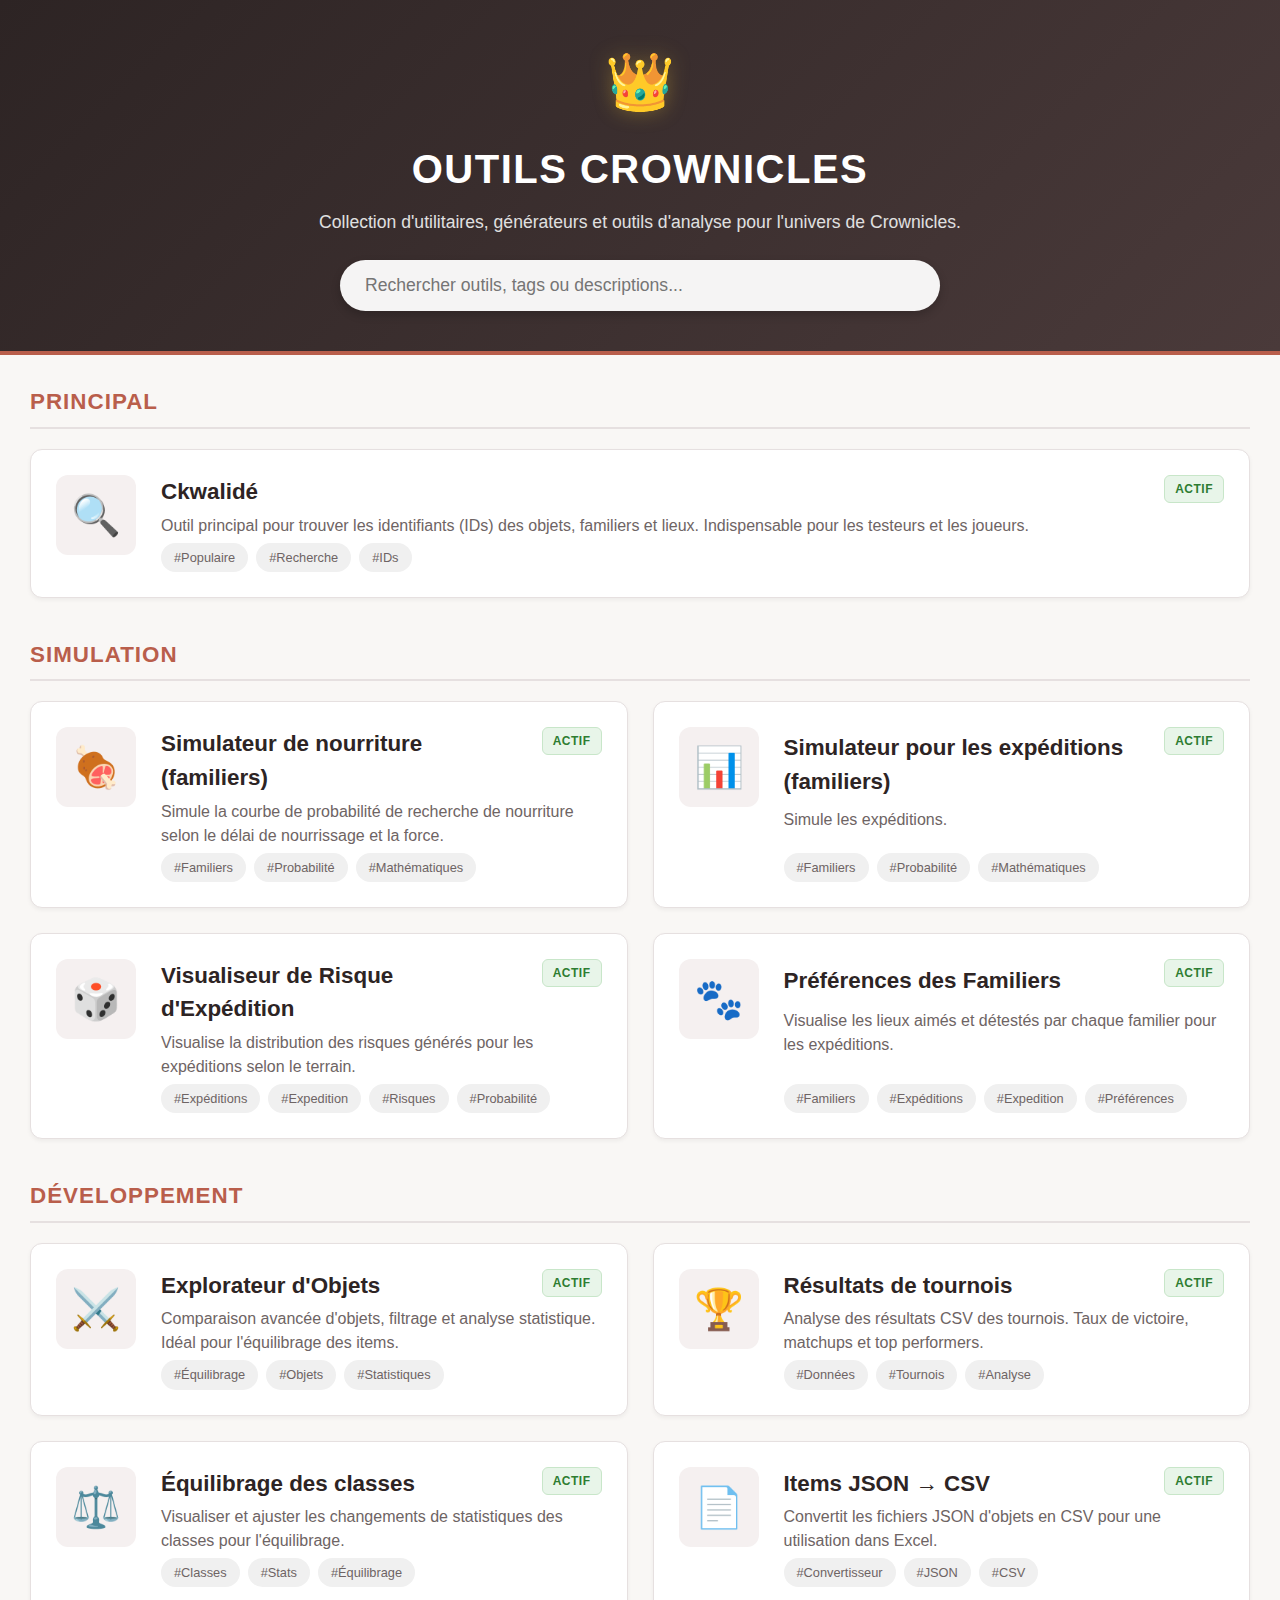
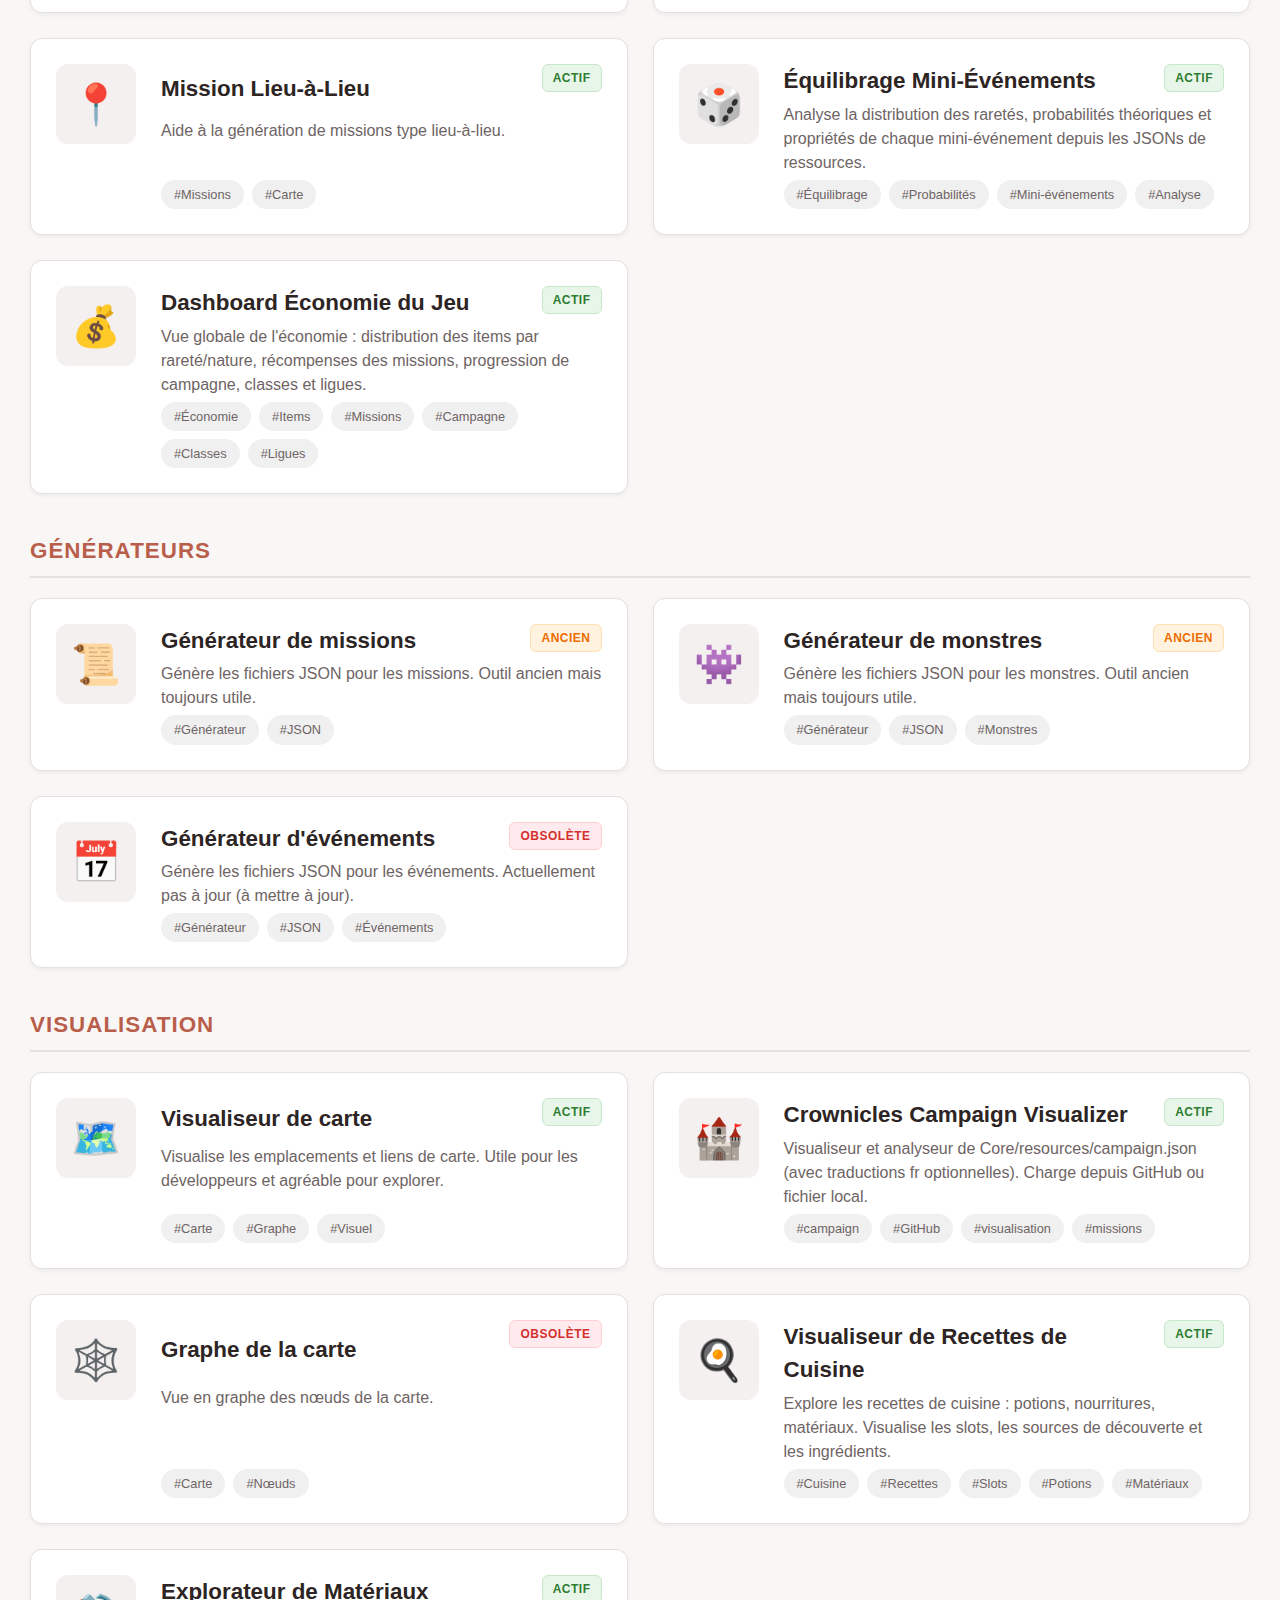
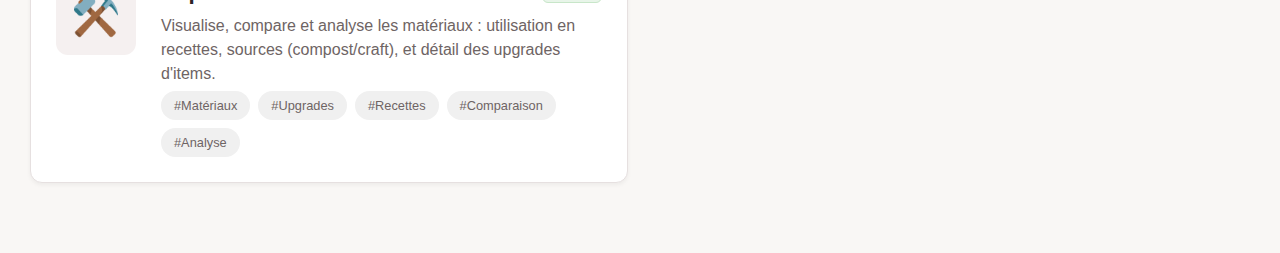
<file: index.html>
<!DOCTYPE html>
<html lang="fr">
<head>
    <meta charset="UTF-8">
    <meta name="viewport" content="width=device-width, initial-scale=1.0">
    <title>Outils Crownicles</title>
    <link rel="stylesheet" href="assets/css/home.css">
    <link rel="icon" href="data:image/svg+xml,<svg xmlns=%22http://www.w3.org/2000/svg%22 viewBox=%220 0 100 100%22><text y=%22.9em%22 font-size=%2290%22>👑</text></svg>">
</head>
<body>

    <header class="hero">
        <div class="hero-content">
            <div class="logo-area">
                <div class="logo-icon">👑</div>
            </div>
            <h1>Outils Crownicles</h1>
            <p class="subtitle">Collection d'utilitaires, générateurs et outils d'analyse pour l'univers de Crownicles.</p>
            
            <div class="search-container">
                <input type="text" id="search-input" placeholder="Rechercher outils, tags ou descriptions...">
            </div>
        </div>
    </header>

    <main class="container" id="tools-container">
        <!-- Tools will be injected here by JavaScript -->
    </main>

    <script src="assets/js/tools-config.js"></script>
    <script>
        document.addEventListener('DOMContentLoaded', () => {
            const container = document.getElementById('tools-container');
            const searchInput = document.getElementById('search-input');

            // Category Order
            const categoryOrder = ['Principal', 'Simulation', 'Développement', 'Générateurs', 'Visualisation'];

            function renderTools(filterText = '') {
                container.innerHTML = '';
                const lowerFilter = filterText.toLowerCase();

                // Filter tools
                const filteredTools = toolsConfig.filter(tool => {
                    const searchStr = `${tool.title} ${tool.description} ${tool.tags.join(' ')}`.toLowerCase();
                    return searchStr.includes(lowerFilter);
                });

                if (filteredTools.length === 0) {
                    container.innerHTML = '<div style="text-align:center; color:var(--text-muted); padding: 40px;">Aucun outil correspondant à votre recherche.</div>';
                    return;
                }

                // Group by category
                const grouped = filteredTools.reduce((acc, tool) => {
                    if (!acc[tool.category]) acc[tool.category] = [];
                    acc[tool.category].push(tool);
                    return acc;
                }, {});

                // Render categories in order
                const categoriesToRender = categoryOrder.filter(c => grouped[c]).concat(
                    Object.keys(grouped).filter(c => !categoryOrder.includes(c))
                );

                categoriesToRender.forEach(category => {
                    const tools = grouped[category];
                    if (!tools || tools.length === 0) return;

                    const section = document.createElement('section');
                    section.className = 'category-section';

                    const title = document.createElement('h2');
                    title.className = 'category-title';
                    title.textContent = category;
                    section.appendChild(title);

                    const grid = document.createElement('div');
                    grid.className = 'tools-grid';

                    tools.forEach(tool => {
                        const card = document.createElement('a');
                        card.href = tool.path;
                        card.className = 'tool-card';
                        
                        const statusClass = `status-${tool.status}`;
                        const statusLabel = tool.status === 'active' ? 'Actif' : 
                                          tool.status === 'legacy' ? 'Ancien' : 'Obsolète';

                        card.innerHTML = `
                            <div class="tool-header">
                                <div class="tool-icon">${tool.icon}</div>
                                <span class="tool-status ${statusClass}">${statusLabel}</span>
                            </div>
                            <div class="tool-title">${tool.title}</div>
                            <div class="tool-description">${tool.description}</div>
                            <div class="tool-tags">
                                ${tool.tags.map(tag => `<span class="tag">#${tag}</span>`).join('')}
                            </div>
                        `;
                        grid.appendChild(card);
                    });

                    section.appendChild(grid);
                    container.appendChild(section);
                });
            }

            // Initial Render
            renderTools();

            // Search Listener
            searchInput.addEventListener('input', (e) => {
                renderTools(e.target.value);
            });
        });
    </script>
</body>
</html>
</file>
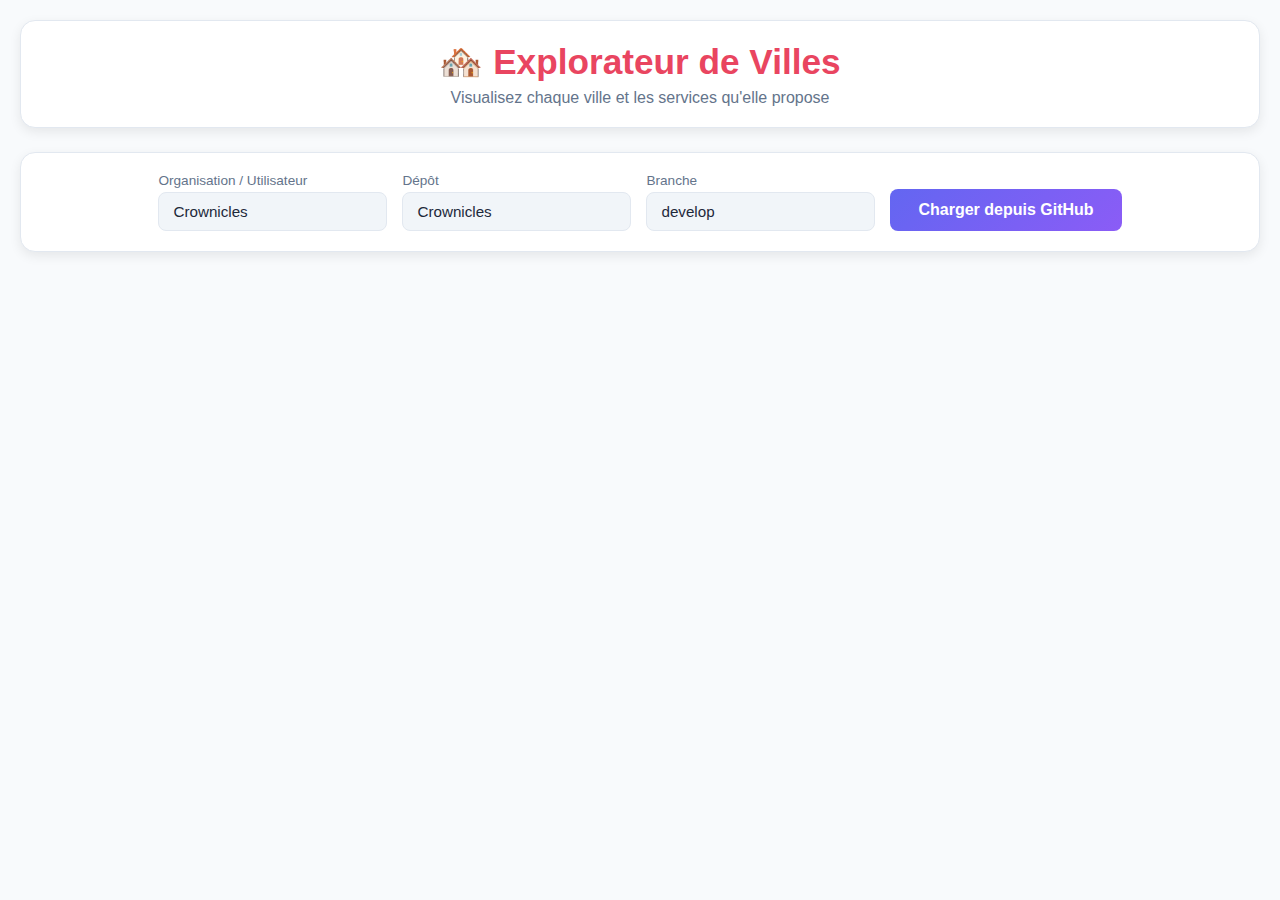
<file: generators/city-explorer.html>
<!DOCTYPE html>
<html lang="fr">
<head>
    <meta charset="UTF-8">
    <meta name="viewport" content="width=device-width, initial-scale=1.0">
    <title>Crownicles — Explorateur de Villes</title>
    <link rel="icon" href="data:image/svg+xml,<svg xmlns=%22http://www.w3.org/2000/svg%22 viewBox=%220 0 100 100%22><text y=%22.9em%22 font-size=%2290%22>🏘️</text></svg>">
    <style>
        :root {
            --bg-primary: #f8fafc;
            --bg-secondary: #ffffff;
            --bg-tertiary: #f1f5f9;
            --text-primary: #1e293b;
            --text-secondary: #64748b;
            --accent-primary: #e94560;
            --accent-secondary: #6366f1;
            --border-color: #e2e8f0;
            --success: #22c55e;
            --warning: #f59e0b;
            --info: #3b82f6;
            --shadow: rgba(0, 0, 0, 0.08);
        }

        * { margin: 0; padding: 0; box-sizing: border-box; }

        body {
            font-family: 'Segoe UI', Tahoma, Geneva, Verdana, sans-serif;
            background: var(--bg-primary);
            color: var(--text-primary);
            min-height: 100vh;
            padding: 20px;
        }

        .container { max-width: 1600px; margin: 0 auto; }

        header {
            text-align: center;
            margin-bottom: 24px;
            padding: 20px;
            background: var(--bg-secondary);
            border-radius: 15px;
            border: 1px solid var(--border-color);
            box-shadow: 0 4px 12px var(--shadow);
        }

        header h1 { color: var(--accent-primary); font-size: 2.2rem; margin-bottom: 6px; }
        header .subtitle { color: var(--text-secondary); font-size: 1rem; }

        /* GitHub loader */
        .github-section {
            display: flex; flex-wrap: wrap; gap: 15px;
            justify-content: center; align-items: flex-end;
            margin-bottom: 24px; padding: 20px;
            background: var(--bg-secondary);
            border-radius: 15px;
            border: 1px solid var(--border-color);
            box-shadow: 0 4px 12px var(--shadow);
        }
        .github-input-group { display: flex; flex-direction: column; gap: 4px; }
        .github-input-group label { color: var(--text-secondary); font-size: 0.85rem; font-weight: 500; }
        .github-input-group input {
            padding: 10px 14px; border: 1px solid var(--border-color);
            border-radius: 8px; background: var(--bg-tertiary);
            color: var(--text-primary); font-size: 0.95rem; min-width: 180px;
        }
        .github-input-group input:focus { outline: none; border-color: var(--accent-primary); }
        .github-load-btn {
            padding: 12px 28px;
            background: linear-gradient(135deg, #6366f1, #8b5cf6);
            color: white; border: none; border-radius: 8px;
            cursor: pointer; font-weight: 600; font-size: 1rem;
            transition: all 0.3s ease;
            display: flex; align-items: center; gap: 8px;
        }
        .github-load-btn:hover { transform: translateY(-2px); box-shadow: 0 5px 20px rgba(99,102,241,0.4); }
        .github-load-btn:disabled { opacity: 0.6; cursor: not-allowed; transform: none; }
        .loading-spinner {
            width: 18px; height: 18px;
            border: 2px solid rgba(255,255,255,0.3);
            border-top-color: white; border-radius: 50%;
            animation: spin 0.8s linear infinite; display: none;
        }
        @keyframes spin { to { transform: rotate(360deg); } }
        .github-status {
            width: 100%; text-align: center; padding: 10px;
            border-radius: 8px; font-size: 0.9rem; display: none;
        }
        .github-status.error { background: rgba(239,68,68,0.15); color: #ef4444; display: block; }
        .github-status.success { background: rgba(74,222,128,0.15); color: var(--success); display: block; }
        .github-status.loading { background: rgba(96,165,250,0.15); color: var(--info); display: block; }

        /* Stats bar */
        .stats-bar {
            display: flex; flex-wrap: wrap; gap: 14px;
            justify-content: center; margin-bottom: 24px;
        }
        .stat-card {
            background: var(--bg-secondary); padding: 14px 22px;
            border-radius: 12px; border: 1px solid var(--border-color);
            text-align: center; box-shadow: 0 2px 8px var(--shadow);
            min-width: 120px;
        }
        .stat-card .stat-value { font-size: 1.8rem; font-weight: 700; color: var(--accent-primary); }
        .stat-card .stat-label { font-size: 0.8rem; color: var(--text-secondary); margin-top: 2px; }

        /* Tabs */
        .tabs {
            display: flex; gap: 4px; margin-bottom: 24px;
            background: var(--bg-secondary); padding: 6px;
            border-radius: 12px; border: 1px solid var(--border-color);
            box-shadow: 0 2px 8px var(--shadow);
            flex-wrap: wrap;
        }
        .tab-btn {
            padding: 10px 20px; border: none; border-radius: 8px;
            background: transparent; color: var(--text-secondary);
            cursor: pointer; font-weight: 500; font-size: 0.95rem;
            transition: all 0.2s ease;
        }
        .tab-btn:hover { background: var(--bg-tertiary); color: var(--text-primary); }
        .tab-btn.active { background: var(--accent-primary); color: white; }
        .tab-content { display: none; }
        .tab-content.active { display: block; }

        /* City cards */
        .city-grid {
            display: grid;
            grid-template-columns: repeat(auto-fill, minmax(480px, 1fr));
            gap: 20px;
        }
        .city-card {
            background: var(--bg-secondary);
            border-radius: 15px;
            border: 1px solid var(--border-color);
            box-shadow: 0 4px 12px var(--shadow);
            overflow: hidden;
            transition: transform 0.2s ease, box-shadow 0.2s ease;
        }
        .city-card:hover { transform: translateY(-3px); box-shadow: 0 8px 25px var(--shadow); }
        .city-card-header {
            padding: 18px 20px;
            background: linear-gradient(135deg, #6366f1, #8b5cf6);
            color: white;
        }
        .city-card-header h2 { font-size: 1.4rem; margin-bottom: 4px; }
        .city-card-header .city-desc {
            font-size: 0.85rem; opacity: 0.9;
            line-height: 1.4;
        }
        .city-card-body { padding: 18px 20px; }

        .service-section { margin-bottom: 16px; }
        .service-section:last-child { margin-bottom: 0; }
        .service-title {
            font-size: 0.9rem; font-weight: 700;
            color: var(--accent-secondary);
            margin-bottom: 8px;
            display: flex; align-items: center; gap: 6px;
        }

        .badge {
            display: inline-flex; align-items: center; gap: 4px;
            padding: 3px 10px; border-radius: 20px;
            font-size: 0.75rem; font-weight: 600;
        }
        .badge-green { background: rgba(34,197,94,0.15); color: var(--success); }
        .badge-red { background: rgba(239,68,68,0.15); color: #ef4444; }
        .badge-blue { background: rgba(99,102,241,0.15); color: var(--accent-secondary); }
        .badge-amber { background: rgba(245,158,11,0.15); color: var(--warning); }

        .shop-item {
            display: flex; align-items: flex-start; gap: 8px;
            padding: 8px 12px;
            background: var(--bg-tertiary);
            border-radius: 8px;
            margin-bottom: 6px;
        }
        .shop-item .shop-icon { font-size: 1.2rem; flex-shrink: 0; margin-top: 2px; }
        .shop-item .shop-label { font-weight: 600; font-size: 0.9rem; }
        .shop-item .shop-desc { font-size: 0.8rem; color: var(--text-secondary); margin-top: 2px; }

        .inn-header {
            display: flex; align-items: center; justify-content: space-between;
            margin-bottom: 10px;
        }
        .inn-name { font-size: 1.05rem; font-weight: 700; color: var(--text-primary); }
        .inn-story {
            font-size: 0.82rem; color: var(--text-secondary);
            line-height: 1.5; margin-bottom: 12px;
            font-style: italic;
            padding: 8px 12px;
            background: var(--bg-tertiary);
            border-radius: 8px;
            border-left: 3px solid var(--accent-secondary);
        }

        /* Tables */
        .data-table {
            width: 100%;
            border-collapse: separate;
            border-spacing: 0;
            font-size: 0.85rem;
            border-radius: 10px;
            overflow: hidden;
            border: 1px solid var(--border-color);
            margin-bottom: 10px;
        }
        .data-table th {
            background: var(--bg-tertiary);
            padding: 10px 12px;
            text-align: left;
            font-weight: 600;
            color: var(--text-secondary);
            font-size: 0.8rem;
            text-transform: uppercase;
            letter-spacing: 0.5px;
        }
        .data-table td {
            padding: 8px 12px;
            border-top: 1px solid var(--border-color);
        }
        .data-table tbody tr:hover { background: var(--bg-tertiary); }

        .energy-col { color: var(--warning); font-weight: 600; }
        .health-col { color: var(--success); font-weight: 600; }
        .price-col { color: var(--accent-primary); font-weight: 600; }
        .ratio-col { color: var(--info); font-weight: 600; }

        /* Comparison tab */
        .compare-header {
            display: flex; gap: 15px; flex-wrap: wrap;
            justify-content: center; align-items: flex-end;
            margin-bottom: 20px;
            padding: 16px;
            background: var(--bg-secondary);
            border-radius: 12px;
            border: 1px solid var(--border-color);
        }
        .compare-header select {
            padding: 10px 14px;
            border: 1px solid var(--border-color);
            border-radius: 8px;
            background: var(--bg-tertiary);
            color: var(--text-primary);
            font-size: 0.95rem;
            min-width: 200px;
        }
        .compare-grid {
            display: grid;
            grid-template-columns: 1fr 1fr;
            gap: 20px;
        }

        /* Inn tab */
        .inn-full-card {
            background: var(--bg-secondary);
            border-radius: 15px;
            border: 1px solid var(--border-color);
            box-shadow: 0 4px 12px var(--shadow);
            padding: 20px;
            margin-bottom: 20px;
        }
        .inn-full-header {
            display: flex; align-items: center; gap: 12px;
            margin-bottom: 10px;
        }
        .inn-full-header h3 { font-size: 1.2rem; }
        .inn-full-header .city-tag {
            font-size: 0.8rem;
            padding: 2px 10px;
            border-radius: 20px;
            background: rgba(99,102,241,0.15);
            color: var(--accent-secondary);
            font-weight: 600;
        }

        .two-col { display: grid; grid-template-columns: 1fr 1fr; gap: 16px; }

        /* Shop tab */
        .shop-overview-grid {
            display: grid;
            grid-template-columns: repeat(auto-fill, minmax(320px, 1fr));
            gap: 16px;
        }
        .shop-overview-card {
            background: var(--bg-secondary);
            border-radius: 12px;
            border: 1px solid var(--border-color);
            box-shadow: 0 2px 8px var(--shadow);
            padding: 16px;
        }
        .shop-overview-card h3 {
            font-size: 1.05rem; margin-bottom: 6px;
            display: flex; align-items: center; gap: 8px;
        }
        .shop-overview-card p {
            font-size: 0.85rem; color: var(--text-secondary);
            line-height: 1.4; margin-bottom: 10px;
        }
        .shop-cities-list {
            display: flex; flex-wrap: wrap; gap: 4px;
        }

        .hidden { display: none !important; }

        @media (max-width: 768px) {
            .city-grid { grid-template-columns: 1fr; }
            .compare-grid { grid-template-columns: 1fr; }
            .two-col { grid-template-columns: 1fr; }
        }
    </style>
</head>
<body>
    <div class="container">
        <header>
            <h1>🏘️ Explorateur de Villes</h1>
            <p class="subtitle">Visualisez chaque ville et les services qu'elle propose</p>
        </header>

        <div class="github-section">
            <div class="github-input-group">
                <label>Organisation / Utilisateur</label>
                <input type="text" id="ghOwner" value="Crownicles" />
            </div>
            <div class="github-input-group">
                <label>Dépôt</label>
                <input type="text" id="ghRepo" value="Crownicles" />
            </div>
            <div class="github-input-group">
                <label>Branche</label>
                <input type="text" id="ghBranch" value="develop" />
            </div>
            <button class="github-load-btn" id="loadBtn" onclick="loadFromGitHub()">
                <span class="loading-spinner" id="spinner"></span>
                Charger depuis GitHub
            </button>
            <div class="github-status" id="ghStatus"></div>
        </div>

        <div class="stats-bar hidden" id="statsBar"></div>

        <div class="tabs hidden" id="tabsBar">
            <button class="tab-btn active" onclick="switchTab('overview')">🏘️ Vue d'ensemble</button>
            <button class="tab-btn" onclick="switchTab('compare')">⚖️ Comparaison</button>
            <button class="tab-btn" onclick="switchTab('inns')">🍺 Auberges</button>
            <button class="tab-btn" onclick="switchTab('shops')">🛒 Boutiques</button>
        </div>

        <div class="tab-content active" id="tab-overview"></div>
        <div class="tab-content" id="tab-compare"></div>
        <div class="tab-content" id="tab-inns"></div>
        <div class="tab-content" id="tab-shops"></div>
    </div>

    <script>
    // ===== DATA =====
    const CITY_FILES = ['boug_coton', 'claire_de_ville', 'coco_village', 'royal_castle', 'seawynne', 'ville_forte'];

    // Map: city file key → first map ID (used to get translated name/desc from mapLocations)
    const CITY_MAP_IDS = {
        boug_coton: 6,
        claire_de_ville: 23,
        coco_village: 17,
        royal_castle: 41,
        seawynne: 26,
        ville_forte: 10
    };

    const SHOP_ICONS = {
        royalMarket: '👑',
        generalShop: '🛍️',
        stockExchange: '📈',
        tanner: '🧵',
        herbalist: '🌿',
        lumberjack: '🪓'
    };

    let cities = {};       // cityId → city JSON data
    let shopTranslations = {};  // shopId → {label, description}
    let innTranslations = {};   // {names, stories, meals, rooms, roomsStories}
    let mapLocations = {};      // mapId → {name, description}

    // ===== GITHUB LOADER =====
    async function fetchGH(path) {
        const owner = document.getElementById('ghOwner').value.trim();
        const repo = document.getElementById('ghRepo').value.trim();
        const branch = document.getElementById('ghBranch').value.trim();
        const url = `https://raw.githubusercontent.com/${encodeURIComponent(owner)}/${encodeURIComponent(repo)}/${encodeURIComponent(branch)}/${path}`;
        const resp = await fetch(url);
        if (!resp.ok) throw new Error(`HTTP ${resp.status} pour ${path}`);
        return resp.json();
    }

    function setStatus(type, msg) {
        const el = document.getElementById('ghStatus');
        el.className = 'github-status ' + type;
        el.textContent = msg;
    }

    async function loadFromGitHub() {
        const btn = document.getElementById('loadBtn');
        const spinner = document.getElementById('spinner');
        btn.disabled = true;
        spinner.style.display = 'inline-block';
        setStatus('loading', 'Chargement des données depuis GitHub...');

        try {
            // Load all city files + translations in parallel
            const [commandsJson, modelsJson, ...cityJsons] = await Promise.all([
                fetchGH('Lang/fr/commands.json'),
                fetchGH('Lang/fr/models.json'),
                ...CITY_FILES.map(c => fetchGH(`Core/resources/cities/${c}.json`))
            ]);

            // Parse city data
            CITY_FILES.forEach((id, i) => { cities[id] = cityJsons[i]; });

            // Parse translations
            const citySection = commandsJson.report.city;
            shopTranslations = citySection.shops;
            innTranslations = citySection.inns;
            mapLocations = modelsJson.map_locations;

            setStatus('success', `✅ ${CITY_FILES.length} villes chargées avec succès !`);
            renderAll();
        } catch (err) {
            setStatus('error', `❌ Erreur : ${err.message}`);
        } finally {
            btn.disabled = false;
            spinner.style.display = 'none';
        }
    }

    // ===== HELPERS =====
    function getCityName(cityId) {
        const mapId = CITY_MAP_IDS[cityId];
        const loc = mapLocations[String(mapId)];
        return loc ? loc.name : cityId;
    }

    function getCityDescription(cityId) {
        const mapId = CITY_MAP_IDS[cityId];
        const loc = mapLocations[String(mapId)];
        return loc ? loc.description : '';
    }

    function getShopLabel(shopId) {
        return shopTranslations[shopId]?.label || shopId;
    }

    function getShopDescription(shopId) {
        return shopTranslations[shopId]?.description || '';
    }

    function getInnName(innId) {
        return innTranslations.names?.[innId] || innId;
    }

    function getInnStory(innId) {
        const raw = innTranslations.stories?.[innId] || '';
        // Remove {emote:...} patterns for display
        return raw.replace(/\{emote:[^}]+\}/g, '').trim();
    }

    function getMealName(mealId) {
        return innTranslations.meals?.[mealId] || mealId;
    }

    function getRoomName(roomId) {
        return innTranslations.rooms?.[roomId] || roomId;
    }

    function getRoomStory(roomId) {
        const raw = innTranslations.roomsStories?.[roomId] || '';
        return raw.replace(/\{emote:[^}]+\}/g, '').trim();
    }

    function hasBlacksmith(cityData) {
        return cityData.hasBlacksmith !== false;
    }

    function ratio(value, price) {
        return price > 0 ? (value / price).toFixed(2) : '—';
    }

    // ===== RENDER =====
    function renderAll() {
        document.getElementById('statsBar').classList.remove('hidden');
        document.getElementById('tabsBar').classList.remove('hidden');

        renderStats();
        renderOverview();
        renderCompare();
        renderInns();
        renderShops();
    }

    function renderStats() {
        const totalShops = new Set();
        const totalInns = new Set();
        let totalMeals = 0;
        let totalRooms = 0;
        let withBlacksmith = 0;

        for (const [id, city] of Object.entries(cities)) {
            (city.shops || []).forEach(s => totalShops.add(s));
            city.inns.forEach(inn => {
                totalInns.add(inn.id);
                totalMeals += inn.meals.length;
                totalRooms += inn.rooms.length;
            });
            if (hasBlacksmith(city)) withBlacksmith++;
        }

        document.getElementById('statsBar').innerHTML = [
            { v: CITY_FILES.length, l: 'Villes' },
            { v: totalShops.size, l: 'Types de boutiques' },
            { v: totalInns.size, l: 'Auberges' },
            { v: totalMeals, l: 'Repas total' },
            { v: totalRooms, l: 'Chambres total' },
            { v: withBlacksmith, l: 'Avec forgeron' }
        ].map(s => `<div class="stat-card"><div class="stat-value">${s.v}</div><div class="stat-label">${s.l}</div></div>`).join('');
    }

    // ----- Overview tab -----
    function renderOverview() {
        let html = '<div class="city-grid">';
        for (const id of CITY_FILES) {
            html += renderCityCard(id, cities[id]);
        }
        html += '</div>';
        document.getElementById('tab-overview').innerHTML = html;
    }

    function renderCityCard(cityId, city) {
        const name = getCityName(cityId);
        const desc = getCityDescription(cityId);
        const blacksmith = hasBlacksmith(city);
        const shops = city.shops || [];
        const inn = city.inns[0]; // Each city has 1 inn

        let html = `<div class="city-card">
            <div class="city-card-header">
                <h2>${name}</h2>
                ${desc ? `<div class="city-desc">${desc}</div>` : ''}
            </div>
            <div class="city-card-body">`;

        // Services summary badges
        html += `<div style="display:flex;flex-wrap:wrap;gap:6px;margin-bottom:14px;">
            <span class="badge badge-blue">🛒 ${shops.length} boutique${shops.length > 1 ? 's' : ''}</span>
            <span class="badge ${blacksmith ? 'badge-green' : 'badge-red'}">⚒️ Forgeron ${blacksmith ? '✓' : '✗'}</span>
            <span class="badge badge-amber">🍽️ ${inn.meals.length} plat${inn.meals.length > 1 ? 's' : ''}</span>
            <span class="badge badge-green">🛏️ ${inn.rooms.length} chambre${inn.rooms.length > 1 ? 's' : ''}</span>
        </div>`;

        // Shops
        if (shops.length > 0) {
            html += `<div class="service-section">
                <div class="service-title">🛒 Boutiques</div>`;
            for (const shopId of shops) {
                html += `<div class="shop-item">
                    <span class="shop-icon">${SHOP_ICONS[shopId] || '🏪'}</span>
                    <div>
                        <div class="shop-label">${getShopLabel(shopId)}</div>
                        <div class="shop-desc">${getShopDescription(shopId)}</div>
                    </div>
                </div>`;
            }
            html += '</div>';
        }

        // Inn
        html += `<div class="service-section">
            <div class="service-title">🍺 Auberge — ${getInnName(inn.id)}</div>
            <div class="inn-story">${getInnStory(inn.id)}</div>`;

        // Meals table
        html += `<table class="data-table"><thead><tr>
            <th>Plat</th><th>Prix 💰</th><th>Énergie ⚡</th><th>Ratio ⚡/💰</th>
        </tr></thead><tbody>`;
        for (const m of inn.meals) {
            html += `<tr>
                <td>${getMealName(m.id)}</td>
                <td class="price-col">${m.price.toLocaleString('fr-FR')}</td>
                <td class="energy-col">+${m.energy.toLocaleString('fr-FR')}</td>
                <td class="ratio-col">${ratio(m.energy, m.price)}</td>
            </tr>`;
        }
        html += '</tbody></table>';

        // Rooms table
        html += `<table class="data-table"><thead><tr>
            <th>Chambre</th><th>Prix 💰</th><th>Vie ❤️</th><th>Ratio ❤️/💰</th>
        </tr></thead><tbody>`;
        for (const r of inn.rooms) {
            html += `<tr>
                <td>${getRoomName(r.id)}</td>
                <td class="price-col">${r.price.toLocaleString('fr-FR')}</td>
                <td class="health-col">+${r.health}</td>
                <td class="ratio-col">${ratio(r.health, r.price)}</td>
            </tr>`;
        }
        html += '</tbody></table>';

        html += '</div></div></div>';
        return html;
    }

    // ----- Compare tab -----
    function renderCompare() {
        let html = `<div class="compare-header">
            <div class="github-input-group">
                <label>Ville 1</label>
                <select id="compare1" onchange="updateCompare()">
                    ${CITY_FILES.map((id, i) => `<option value="${id}" ${i === 0 ? 'selected' : ''}>${getCityName(id)}</option>`).join('')}
                </select>
            </div>
            <div class="github-input-group">
                <label>Ville 2</label>
                <select id="compare2" onchange="updateCompare()">
                    ${CITY_FILES.map((id, i) => `<option value="${id}" ${i === 1 ? 'selected' : ''}>${getCityName(id)}</option>`).join('')}
                </select>
            </div>
        </div>
        <div id="compareContent" class="compare-grid"></div>`;
        document.getElementById('tab-compare').innerHTML = html;
        updateCompare();
    }

    function updateCompare() {
        const id1 = document.getElementById('compare1').value;
        const id2 = document.getElementById('compare2').value;
        document.getElementById('compareContent').innerHTML =
            renderCityCard(id1, cities[id1]) + renderCityCard(id2, cities[id2]);
    }

    // ----- Inns tab -----
    function renderInns() {
        let html = '';

        // Global meals comparison table
        html += `<div class="inn-full-card">
            <h3 style="margin-bottom:14px;">📊 Comparaison de tous les repas</h3>
            <table class="data-table"><thead><tr>
                <th>Plat</th><th>Ville</th><th>Auberge</th><th>Prix 💰</th><th>Énergie ⚡</th><th>Ratio ⚡/💰</th>
            </tr></thead><tbody>`;

        // Collect all meals across all cities
        const allMeals = [];
        for (const id of CITY_FILES) {
            const inn = cities[id].inns[0];
            for (const m of inn.meals) {
                allMeals.push({ cityId: id, innId: inn.id, ...m });
            }
        }
        // Sort by ratio desc
        allMeals.sort((a, b) => (b.energy / b.price) - (a.energy / a.price));

        for (const m of allMeals) {
            html += `<tr>
                <td>${getMealName(m.id)}</td>
                <td>${getCityName(m.cityId)}</td>
                <td>${getInnName(m.innId)}</td>
                <td class="price-col">${m.price.toLocaleString('fr-FR')}</td>
                <td class="energy-col">+${m.energy.toLocaleString('fr-FR')}</td>
                <td class="ratio-col">${ratio(m.energy, m.price)}</td>
            </tr>`;
        }
        html += '</tbody></table></div>';

        // Global rooms comparison table
        html += `<div class="inn-full-card">
            <h3 style="margin-bottom:14px;">🛏️ Comparaison de toutes les chambres</h3>
            <table class="data-table"><thead><tr>
                <th>Chambre</th><th>Ville</th><th>Auberge</th><th>Prix 💰</th><th>Vie ❤️</th><th>Ratio ❤️/💰</th>
            </tr></thead><tbody>`;

        const allRooms = [];
        for (const id of CITY_FILES) {
            const inn = cities[id].inns[0];
            for (const r of inn.rooms) {
                allRooms.push({ cityId: id, innId: inn.id, ...r });
            }
        }
        allRooms.sort((a, b) => (b.health / b.price) - (a.health / a.price));

        for (const r of allRooms) {
            html += `<tr>
                <td>${getRoomName(r.id)}</td>
                <td>${getCityName(r.cityId)}</td>
                <td>${getInnName(r.innId)}</td>
                <td class="price-col">${r.price.toLocaleString('fr-FR')}</td>
                <td class="health-col">+${r.health}</td>
                <td class="ratio-col">${ratio(r.health, r.price)}</td>
            </tr>`;
        }
        html += '</tbody></table></div>';

        // Individual inn cards with stories
        for (const id of CITY_FILES) {
            const city = cities[id];
            const inn = city.inns[0];
            html += `<div class="inn-full-card">
                <div class="inn-full-header">
                    <h3>🍺 ${getInnName(inn.id)}</h3>
                    <span class="city-tag">${getCityName(id)}</span>
                </div>
                <div class="inn-story">${getInnStory(inn.id)}</div>
                <div class="two-col">
                    <div>
                        <h4 style="margin-bottom:8px;">🍽️ Menu</h4>
                        <table class="data-table"><thead><tr>
                            <th>Plat</th><th>Prix</th><th>Énergie</th>
                        </tr></thead><tbody>`;
            for (const m of inn.meals) {
                html += `<tr>
                    <td>${getMealName(m.id)}</td>
                    <td class="price-col">${m.price.toLocaleString('fr-FR')}</td>
                    <td class="energy-col">+${m.energy.toLocaleString('fr-FR')}</td>
                </tr>`;
            }
            html += `</tbody></table></div><div>
                        <h4 style="margin-bottom:8px;">🛏️ Chambres</h4>
                        <table class="data-table"><thead><tr>
                            <th>Chambre</th><th>Prix</th><th>Vie</th>
                        </tr></thead><tbody>`;
            for (const r of inn.rooms) {
                html += `<tr>
                    <td>${getRoomName(r.id)}</td>
                    <td class="price-col">${r.price.toLocaleString('fr-FR')}</td>
                    <td class="health-col">+${r.health}</td>
                </tr>`;
            }
            html += '</tbody></table></div></div>';

            // Room stories
            html += '<div style="margin-top:12px;">';
            for (const r of inn.rooms) {
                const story = getRoomStory(r.id);
                if (story) {
                    html += `<details style="margin-bottom:6px;">
                        <summary style="cursor:pointer;font-size:0.85rem;font-weight:600;">${getRoomName(r.id)} — histoire</summary>
                        <div class="inn-story" style="margin-top:6px;">${story}</div>
                    </details>`;
                }
            }
            html += '</div></div>';
        }

        document.getElementById('tab-inns').innerHTML = html;
    }

    // ----- Shops tab -----
    function renderShops() {
        // Group cities by shop type
        const shopCities = {};
        for (const id of CITY_FILES) {
            for (const shopId of (cities[id].shops || [])) {
                if (!shopCities[shopId]) shopCities[shopId] = [];
                shopCities[shopId].push(id);
            }
        }

        let html = '<div class="shop-overview-grid">';
        for (const [shopId, cityIds] of Object.entries(shopCities)) {
            html += `<div class="shop-overview-card">
                <h3>${SHOP_ICONS[shopId] || '🏪'} ${getShopLabel(shopId)}</h3>
                <p>${getShopDescription(shopId)}</p>
                <div style="font-size:0.8rem;color:var(--text-secondary);margin-bottom:6px;">
                    Disponible dans ${cityIds.length} ville${cityIds.length > 1 ? 's' : ''} :
                </div>
                <div class="shop-cities-list">
                    ${cityIds.map(c => `<span class="badge badge-blue">${getCityName(c)}</span>`).join('')}
                </div>
            </div>`;
        }
        html += '</div>';

        // Blacksmith section
        html += `<div style="margin-top:20px;">
            <div class="inn-full-card">
                <h3 style="margin-bottom:10px;">⚒️ Forgeron</h3>
                <p style="font-size:0.9rem;color:var(--text-secondary);margin-bottom:12px;">
                    Le forgeron permet d'améliorer vos équipements. Toutes les villes en ont un sauf indication contraire.
                </p>
                <div style="display:flex;flex-wrap:wrap;gap:8px;">
                    ${CITY_FILES.map(id => {
                        const has = hasBlacksmith(cities[id]);
                        return `<span class="badge ${has ? 'badge-green' : 'badge-red'}">${getCityName(id)} ${has ? '✓' : '✗'}</span>`;
                    }).join('')}
                </div>
            </div>
        </div>`;

        document.getElementById('tab-shops').innerHTML = html;
    }

    // ===== TAB SWITCHING =====
    function switchTab(tabId) {
        document.querySelectorAll('.tab-btn').forEach((btn, i) => {
            btn.classList.toggle('active', btn.textContent.includes(
                tabId === 'overview' ? 'Vue' :
                tabId === 'compare' ? 'Comparaison' :
                tabId === 'inns' ? 'Auberges' : 'Boutiques'
            ));
        });
        document.querySelectorAll('.tab-content').forEach(tc => tc.classList.remove('active'));
        document.getElementById(`tab-${tabId}`).classList.add('active');
    }
    </script>
</body>
</html>
</file>
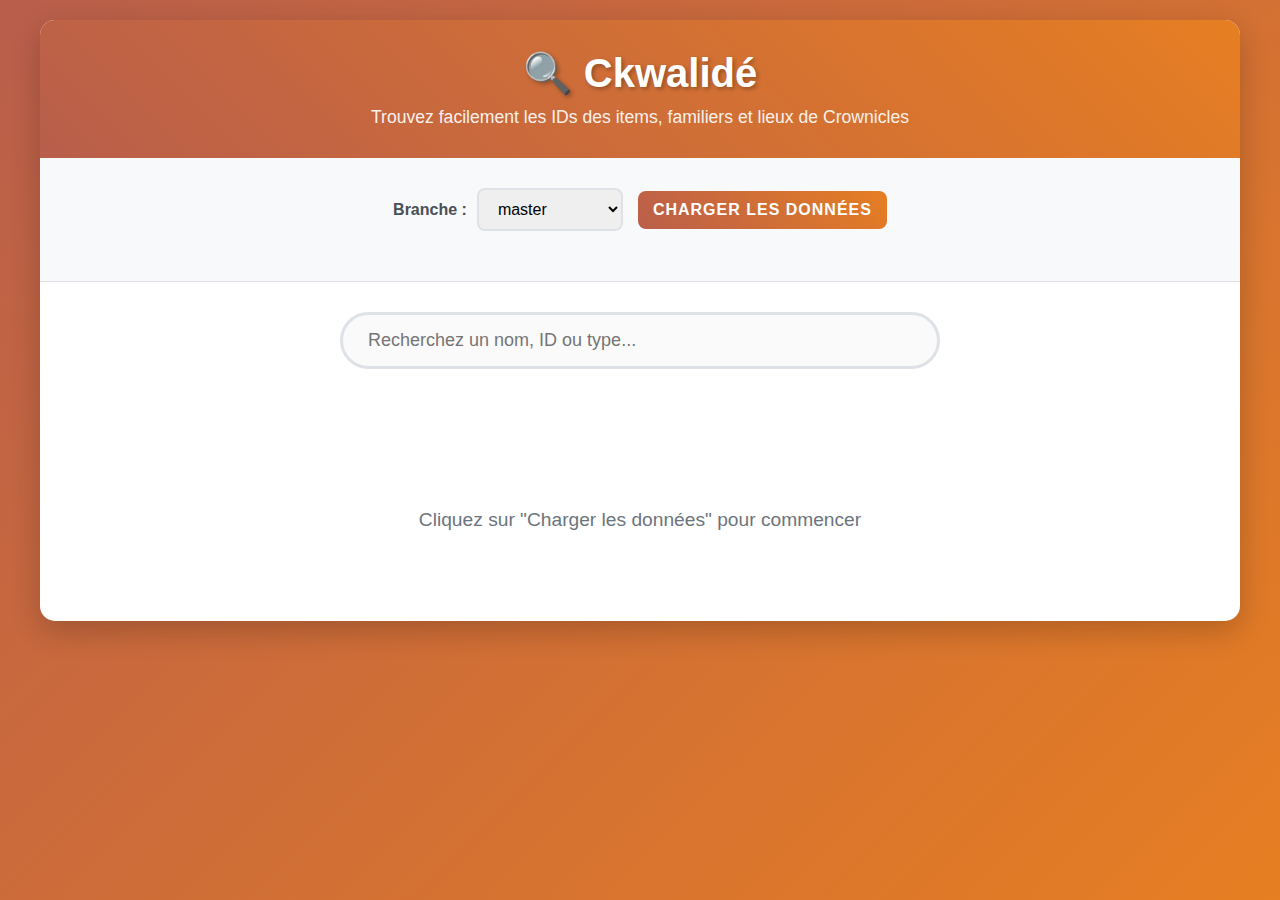
<file: generators/ckwalide.html>
<!DOCTYPE html>
<html lang="fr">

<head>
    <meta charset="UTF-8">
    <meta name="viewport" content="width=device-width, initial-scale=1.0">
    <title>Ckwalidé - Recherche d'IDs Crownicles</title>
    <style>
        * {
            margin: 0;
            padding: 0;
            box-sizing: border-box;
        }

        body {
            font-family: 'Segoe UI', Tahoma, Geneva, Verdana, sans-serif;
            background: linear-gradient(135deg, #b95e4b 0%, #e67e22 100%);
            min-height: 100vh;
            padding: 20px;
        }

        .container {
            max-width: 1200px;
            margin: 0 auto;
            background: white;
            border-radius: 15px;
            box-shadow: 0 10px 30px rgba(0, 0, 0, 0.2);
            overflow: hidden;
        }

        .header {
            background: linear-gradient(45deg, #b95e4b, #e67e22);
            color: white;
            padding: 30px;
            text-align: center;
        }

        .header h1 {
            font-size: 2.5em;
            margin-bottom: 10px;
            text-shadow: 2px 2px 4px rgba(0, 0, 0, 0.3);
        }

        .header p {
            font-size: 1.1em;
            opacity: 0.9;
        }

        .controls {
            padding: 30px;
            background: #f8f9fa;
            border-bottom: 1px solid #dee2e6;
        }

        .control-row {
            display: flex;
            gap: 15px;
            align-items: center;
            justify-content: center;
            flex-wrap: wrap;
            margin-bottom: 20px;
        }

        .control-group {
            display: flex;
            align-items: center;
            gap: 10px;
        }

        label {
            font-weight: 600;
            color: #495057;
        }

        select,
        input,
        button {
            padding: 10px 15px;
            border: 2px solid #dee2e6;
            border-radius: 8px;
            font-size: 16px;
            transition: all 0.3s ease;
        }

        select:focus,
        input:focus {
            outline: none;
            border-color: #b95e4b;
            box-shadow: 0 0 0 3px rgba(185, 94, 75, 0.1);
        }

        button {
            background: linear-gradient(45deg, #b95e4b, #e67e22);
            color: white;
            border: none;
            cursor: pointer;
            font-weight: 600;
            text-transform: uppercase;
            letter-spacing: 1px;
        }

        button:hover {
            transform: translateY(-2px);
            box-shadow: 0 5px 15px rgba(185, 94, 75, 0.4);
        }

        button:disabled {
            background: #6c757d;
            cursor: not-allowed;
            transform: none;
            box-shadow: none;
        }

        .search-container {
            padding: 30px;
            text-align: center;
        }

        .search-box {
            width: 100%;
            max-width: 600px;
            padding: 15px 25px;
            font-size: 18px;
            border: 3px solid #dee2e6;
            border-radius: 50px;
            margin-bottom: 20px;
            transition: all 0.3s ease;
        }

        .search-box:focus {
            border-color: #b95e4b;
            box-shadow: 0 0 0 5px rgba(185, 94, 75, 0.1);
        }

        .loading {
            text-align: center;
            padding: 40px;
            display: none;
        }

        .loader {
            width: 50px;
            height: 50px;
            border: 4px solid #f3f3f3;
            border-top: 4px solid #b95e4b;
            border-radius: 50%;
            animation: spin 1s linear infinite;
            margin: 0 auto 20px;
        }

        @keyframes spin {
            0% {
                transform: rotate(0deg);
            }

            100% {
                transform: rotate(360deg);
            }
        }

        .stats {
            display: flex;
            justify-content: center;
            gap: 30px;
            padding: 20px;
            background: #e9ecef;
            flex-wrap: wrap;
        }

        .stat-item {
            text-align: center;
            padding: 15px 20px;
            background: white;
            border-radius: 10px;
            box-shadow: 0 2px 10px rgba(0, 0, 0, 0.1);
            cursor: pointer;
            transition: all 0.3s ease;
            border: 2px solid transparent;
        }

        .stat-item:hover {
            transform: translateY(-2px);
            box-shadow: 0 5px 20px rgba(185, 94, 75, 0.3);
            border-color: #b95e4b;
        }

        .stat-item.active {
            border-color: #b95e4b;
            background: linear-gradient(135deg, #b95e4b 0%, #e67e22 100%);
            color: white;
        }

        .stat-item.active .stat-number {
            color: white;
        }

        .stat-item.active .stat-label {
            color: rgba(255, 255, 255, 0.9);
        }

        .table-container {
            padding: 30px;
            overflow-x: auto;
        }

        table {
            width: 100%;
            border-collapse: collapse;
            background: white;
            border-radius: 10px;
            overflow: hidden;
            box-shadow: 0 5px 15px rgba(0, 0, 0, 0.1);
        }

        th {
            background: linear-gradient(45deg, #b95e4b, #e67e22);
            color: white;
            padding: 15px;
            text-align: left;
            font-weight: 600;
            text-transform: uppercase;
            letter-spacing: 1px;
            cursor: pointer;
            user-select: none;
            position: relative;
        }

        th:hover {
            background: linear-gradient(45deg, #a54d3e, #d16d1a);
        }

        th.sortable::after {
            content: " ↕️";
            font-size: 0.8em;
            opacity: 0.7;
        }

        th.sorted-asc::after {
            content: " ▲";
            font-size: 0.8em;
            color: #fff;
        }

        th.sorted-desc::after {
            content: " ▼";
            font-size: 0.8em;
            color: #fff;
        }

        td {
            padding: 12px 15px;
            border-bottom: 1px solid #dee2e6;
        }

        tr:nth-child(even) {
            background: #f8f9fa;
        }

        tr:hover {
            background: #e3f2fd;
            transition: background 0.3s ease;
        }

        .emoji {
            font-size: 1.5em;
            text-align: center;
        }

        .type-item {
            display: inline-block;
            padding: 4px 8px;
            border-radius: 15px;
            font-size: 0.85em;
            font-weight: 600;
            text-transform: uppercase;
            letter-spacing: 0.5px;
        }

        .type-item {
            background: #e9ecef;
            color: #495057;
        }

        .type-weapons {
            background: #ffebee;
            color: #c62828;
        }

        .type-armors {
            background: #e8f5e8;
            color: #2e7d32;
        }

        .type-objects {
            background: #fff3e0;
            color: #ef6c00;
        }

        .type-potions {
            background: #f3e5f5;
            color: #7b1fa2;
        }

        .type-pets {
            background: #e1f5fe;
            color: #0277bd;
        }

        .type-places {
            background: #fce4ec;
            color: #ad1457;
        }

        .type-mission {
            background: #e8f5e9;
            color: #388e3c;
        }

        .no-data {
            text-align: center;
            padding: 60px 20px;
            color: #6c757d;
            font-size: 1.2em;
        }

        .error {
            background: #f8d7da;
            color: #721c24;
            padding: 15px;
            border-radius: 8px;
            margin: 20px;
            border: 1px solid #f5c6cb;
        }

        .status-message {
            padding: 15px;
            border-radius: 8px;
            margin: 20px;
            font-weight: 500;
        }

        .status-info {
            background: #d1ecf1;
            color: #0c5460;
            border: 1px solid #bee5eb;
        }

        .api-status {
            position: fixed;
            top: 20px;
            right: 20px;
            background: rgba(255, 255, 255, 0.95);
            border-radius: 8px;
            padding: 10px 15px;
            box-shadow: 0 2px 10px rgba(0, 0, 0, 0.1);
            border: 1px solid #dee2e6;
            font-size: 12px;
            z-index: 1000;
            display: none;
        }

        .api-status.visible {
            display: block;
        }

        .api-status-good {
            border-left: 4px solid #28a745;
        }

        .api-status-warning {
            border-left: 4px solid #ffc107;
        }

        .api-status-danger {
            border-left: 4px solid #dc3545;
        }

        .api-limit-text {
            font-weight: 600;
            margin-bottom: 5px;
        }

        .api-reset-text {
            color: #6c757d;
            font-size: 11px;
        }

        @media (max-width: 768px) {
            .control-row {
                flex-direction: column;
                align-items: stretch;
            }

            .stats {
                flex-direction: column;
                gap: 15px;
            }

            .header h1 {
                font-size: 2em;
            }

            .search-box {
                font-size: 16px;
            }
        }
    </style>
</head>

<body>
    <div class="container">
        <div class="header">
            <h1>🔍 Ckwalidé</h1>
            <p>Trouvez facilement les IDs des items, familiers et lieux de Crownicles</p>
        </div>

        <div class="controls">
            <div class="control-row">
                <div class="control-group">
                    <label for="branch-select">Branche :</label>
                    <select id="branch-select">
                        <option value="master">master</option>
                        <option value="development">development</option>
                    </select>
                </div>
                <button id="load-btn">Charger les données</button>
            </div>
        </div>

        <div class="search-container">
            <input type="text" id="search" class="search-box" placeholder="Recherchez un nom, ID ou type..." disabled>
        </div>

        <div class="loading" id="loading">
            <div class="loader"></div>
            <p id="loading-status">Chargement des données...</p>
        </div>

        <div class="stats" id="stats" style="display: none;">
            <div class="stat-item">
                <div class="stat-number" id="items-count">0</div>
                <div class="stat-label">Items</div>
            </div>
            <div class="stat-item">
                <div class="stat-number" id="pets-count">0</div>
                <div class="stat-label">Familiers</div>
            </div>
            <div class="stat-item">
                <div class="stat-number" id="places-count">0</div>
                <div class="stat-label">Lieux</div>
            </div>
            <div class="stat-item">
                <div class="stat-number" id="small-events-count">0</div>
                <div class="stat-label">Petits Événements</div>
            </div>
            <div class="stat-item">
                <div class="stat-number" id="missions-count">0</div>
                <div class="stat-label">Missions</div>
            </div>
            <div class="stat-item">
                <div class="stat-number" id="classes-count">0</div>
                <div class="stat-label">Classes</div>
            </div>
            <div class="stat-item">
                <div class="stat-number" id="total-count">0</div>
                <div class="stat-label">Total</div>
            </div>
        </div>

        <div class="table-container">
            <table id="results-table" style="display: none;">
                <thead>
                    <tr>
                        <th>Emoji</th>
                        <th>Nom</th>
                        <th>Type</th>
                        <th>ID</th>
                    </tr>
                </thead>
                <tbody id="results-body">
                </tbody>
            </table>

            <div class="no-data" id="no-data">
                Cliquez sur "Charger les données" pour commencer
            </div>
        </div>

        <div class="api-status" id="api-status">
            <div class="api-limit-text" id="api-limit-text"></div>
            <div class="api-reset-text" id="api-reset-text"></div>
        </div>
    </div>

    <script>
        class CkwalideApp {
            constructor() {
                this.allData = [];
                this.currentBranch = 'master';
                this.isLoading = false;
                this.cachePrefix = 'ckwalide_cache_';
                this.cacheExpiry = 30 * 60 * 1000; // 30 minutes
                this.currentSort = { column: null, direction: 'asc' };
                this.currentDisplayData = [];
                this.currentFilter = null; // 'item', 'pet', 'place', 'smallEvent', ou null pour tout

                this.elements = {
                    branchSelect: document.getElementById('branch-select'),
                    loadBtn: document.getElementById('load-btn'),
                    searchInput: document.getElementById('search'),
                    loading: document.getElementById('loading'),
                    loadingStatus: document.getElementById('loading-status'),
                    stats: document.getElementById('stats'),
                    table: document.getElementById('results-table'),
                    tableBody: document.getElementById('results-body'),
                    noData: document.getElementById('no-data'),
                    itemsCount: document.getElementById('items-count'),
                    petsCount: document.getElementById('pets-count'),
                    placesCount: document.getElementById('places-count'),
                    smallEventsCount: document.getElementById('small-events-count'),
                    missionsCount: document.getElementById('missions-count'),
                    classesCount: document.getElementById('classes-count'),
                    totalCount: document.getElementById('total-count'),
                    apiStatus: document.getElementById('api-status'),
                    apiLimitText: document.getElementById('api-limit-text'),
                    apiResetText: document.getElementById('api-reset-text')
                };

                this.initializeEventListeners();
                this.loadBranches();
                this.checkCache();
            }

            async loadBranches() {
                try {
                    const response = await fetch('https://api.github.com/repos/Crownicles/Crownicles/branches');
                    if (response.ok) {
                        const branches = await response.json();
                        this.populateBranchSelect(branches);
                    }
                } catch (error) {
                    console.warn('Impossible de charger les branches:', error);
                }
            }

            populateBranchSelect(branches) {
                const select = this.elements.branchSelect;
                const currentValue = select.value;
                select.innerHTML = '';
                branches.forEach(branch => {
                    const option = document.createElement('option');
                    option.value = branch.name;
                    option.textContent = branch.name;
                    select.appendChild(option);
                });
                if (branches.find(b => b.name === currentValue)) {
                    select.value = currentValue;
                } else if (branches.find(b => b.name === 'master')) {
                    select.value = 'master';
                } else if (branches.find(b => b.name === 'main')) {
                    select.value = 'main';
                } else if (branches.length > 0) {
                    select.value = branches[0].name;
                }
                this.currentBranch = select.value;
            }

            initializeEventListeners() {
                this.elements.loadBtn.addEventListener('click', () => this.loadData());
                this.elements.searchInput.addEventListener('input', (e) => this.search(e.target.value));
                this.initializeSortListeners();
                this.initializeStatListeners();
            }

            initializeStatListeners() {
                const statItems = this.elements.stats.querySelectorAll('.stat-item');
                statItems[0].addEventListener('click', () => this.filterByCategory('item'));
                statItems[1].addEventListener('click', () => this.filterByCategory('pet'));
                statItems[2].addEventListener('click', () => this.filterByCategory('place'));
                statItems[3].addEventListener('click', () => this.filterByCategory('smallEvent'));
                statItems[4].addEventListener('click', () => this.filterByCategory('mission'));
                statItems[5].addEventListener('click', () => this.filterByCategory('class'));
                statItems[6].addEventListener('click', () => this.filterByCategory(null));
            }

            filterByCategory(category) {
                this.currentFilter = category;
                this.updateStatIndicators(category);
                this.applyCurrentFilters();
            }

            updateStatIndicators(activeCategory) {
                const statItems = this.elements.stats.querySelectorAll('.stat-item');
                statItems.forEach((item) => item.classList.remove('active'));
                if (activeCategory === 'item') statItems[0].classList.add('active');
                else if (activeCategory === 'pet') statItems[1].classList.add('active');
                else if (activeCategory === 'place') statItems[2].classList.add('active');
                else if (activeCategory === 'smallEvent') statItems[3].classList.add('active');
                else if (activeCategory === 'mission') statItems[4].classList.add('active');
                else if (activeCategory === 'class') statItems[5].classList.add('active');
                else if (activeCategory === null) statItems[6].classList.add('active');
            }

            applyCurrentFilters() {
                let filteredData = [...this.allData];
                if (this.currentFilter) {
                    filteredData = filteredData.filter(item => item.category === this.currentFilter);
                }
                const searchTerm = this.elements.searchInput.value.trim().toLowerCase();
                if (searchTerm) {
                    filteredData = filteredData.filter(item =>
                        item.name.toLowerCase().includes(searchTerm) ||
                        item.id.toString().includes(searchTerm) ||
                        item.type.toLowerCase().includes(searchTerm)
                    );
                }
                this.displayResults(filteredData);
            }

            initializeSortListeners() {
                const headers = this.elements.table.querySelectorAll('th');
                headers.forEach((header, index) => {
                    header.classList.add('sortable');
                    header.addEventListener('click', () => this.sortByColumn(index));
                });
            }

            sortByColumn(columnIndex) {
                const columns = ['emoji', 'name', 'type', 'id'];
                const column = columns[columnIndex];
                if (this.currentSort.column === column) {
                    this.currentSort.direction = this.currentSort.direction === 'asc' ? 'desc' : 'asc';
                } else {
                    this.currentSort.column = column;
                    this.currentSort.direction = 'asc';
                }
                this.applySorting();
                this.updateSortIndicators(columnIndex);
            }

            applySorting() {
                if (!this.currentSort.column) return;
                this.currentDisplayData.sort((a, b) => {
                    let valueA, valueB;
                    switch (this.currentSort.column) {
                        case 'emoji': valueA = a.emoji; valueB = b.emoji; break;
                        case 'name': valueA = a.name.toLowerCase(); valueB = b.name.toLowerCase(); break;
                        case 'type': valueA = a.type.toLowerCase(); valueB = b.type.toLowerCase(); break;
                        case 'id': valueA = a.id; valueB = b.id; break;
                        default: return 0;
                    }
                    if (valueA < valueB) return this.currentSort.direction === 'asc' ? -1 : 1;
                    if (valueA > valueB) return this.currentSort.direction === 'asc' ? 1 : -1;
                    return 0;
                });
                this.renderTable();
            }

            updateSortIndicators(activeColumnIndex) {
                const headers = this.elements.table.querySelectorAll('th');
                headers.forEach((header, index) => {
                    header.classList.remove('sorted-asc', 'sorted-desc');
                    if (index === activeColumnIndex) {
                        if (this.currentSort.direction === 'asc') {
                            header.classList.add('sorted-asc');
                        } else {
                            header.classList.add('sorted-desc');
                        }
                    }
                });
            }

            renderTable() {
                this.elements.tableBody.innerHTML = '';
                this.currentDisplayData.forEach(item => {
                    const row = document.createElement('tr');
                    row.innerHTML = `
                        <td class="emoji">${item.emoji}</td>
                        <td>${item.name}</td>
                        <td><span class="type-item type-${item.type}">${item.type}</span></td>
                        <td><strong>${item.id}</strong></td>
                    `;
                    this.elements.tableBody.appendChild(row);
                });
            }

            checkCache() {
                const cacheKey = `${this.cachePrefix}${this.currentBranch}`;
                const cached = localStorage.getItem(cacheKey);
                if (cached) {
                    try {
                        const { data, timestamp } = JSON.parse(cached);
                        const now = Date.now();
                        if (now - timestamp < this.cacheExpiry) {
                            this.allData = data;
                            this.updateStats();
                            this.displayResults(this.allData);
                            this.elements.searchInput.disabled = false;
                            this.elements.searchInput.placeholder = "Recherchez un nom, ID ou type...";
                            this.showCacheInfo();
                            return;
                        } else {
                            localStorage.removeItem(cacheKey);
                        }
                    } catch (error) {
                        console.warn('Cache corrompu, suppression:', error);
                        localStorage.removeItem(cacheKey);
                    }
                }
            }

            saveToCache() {
                const cacheKey = `${this.cachePrefix}${this.currentBranch}`;
                const cacheData = {
                    data: this.allData,
                    timestamp: Date.now()
                };
                try {
                    localStorage.setItem(cacheKey, JSON.stringify(cacheData));
                } catch (error) {
                    console.warn('Impossible de sauvegarder en cache:', error);
                }
            }

            showCacheInfo() {
                const infoDiv = document.createElement('div');
                infoDiv.className = 'status-message status-info';
                infoDiv.textContent = 'Données chargées depuis le cache (30min)';
                const container = document.querySelector('.container');
                container.appendChild(infoDiv);
                setTimeout(() => infoDiv.remove(), 3000);
            }

            async loadData(forceRefresh = true) {
                if (this.isLoading) return;
                this.isLoading = true;
                this.currentBranch = this.elements.branchSelect.value;
                this.elements.loading.style.display = 'block';
                this.elements.stats.style.display = 'none';
                this.elements.table.style.display = 'none';
                this.elements.noData.style.display = 'none';
                this.elements.loadBtn.disabled = true;
                this.elements.searchInput.disabled = true;

                try {
                    this.allData = [];
                    await this.loadNames();
                    await Promise.all([
                        this.loadItems(),
                        this.loadPets(),
                        this.loadPlaces(),
                        this.loadSmallEvents(),
                        this.loadMissions()
                    ]);
                    await this.loadClasses();
                    this.saveToCache();
                    this.updateStats();
                    this.elements.searchInput.disabled = false;
                    this.elements.searchInput.placeholder = "Recherchez un nom, ID ou type...";
                    this.displayResults(this.allData);
                } catch (error) {
                    console.error('Erreur lors du chargement:', error);
                    this.showError(`Erreur: ${error.message}`);
                } finally {
                    this.elements.loading.style.display = 'none';
                    this.elements.loadBtn.disabled = false;
                    this.isLoading = false;
                }
            }

            async makeApiRequest(url) {
                try {
                    const response = await fetch(url);
                    const remaining = response.headers.get('X-RateLimit-Remaining');
                    const limit = response.headers.get('X-RateLimit-Limit');
                    const reset = response.headers.get('X-RateLimit-Reset');
                    if (remaining !== null && limit !== null) {
                        this.updateApiStatus(parseInt(remaining), parseInt(limit), reset ? parseInt(reset) : null);
                    }
                    return response;
                } catch (error) {
                    console.error('Erreur lors de la requête API:', error);
                    throw error;
                }
            }

            updateApiStatus(remaining, limit, resetTimestamp) {
                const percentage = (remaining / limit) * 100;
                let statusClass = 'api-status-good';
                if (percentage < 20) statusClass = 'api-status-danger';
                else if (percentage < 50) statusClass = 'api-status-warning';
                this.elements.apiLimitText.textContent = `API GitHub: ${remaining}/${limit} requêtes restantes`;
                if (resetTimestamp) {
                    const resetDate = new Date(resetTimestamp * 1000);
                    const now = new Date();
                    const diffMinutes = Math.ceil((resetDate - now) / (1000 * 60));
                    this.elements.apiResetText.textContent = `Reset dans ${diffMinutes} minutes`;
                }
                this.elements.apiStatus.className = `api-status visible ${statusClass}`;
                if (statusClass === 'api-status-good') {
                    setTimeout(() => {
                        if (this.elements.apiStatus.classList.contains('api-status-good')) {
                            this.elements.apiStatus.classList.remove('visible');
                        }
                    }, 10000);
                }
            }

            async loadNames() {
                this.elements.loadingStatus.textContent = 'Chargement des noms...';
                this.itemNames = {};
                this.petNames = {};
                this.placeNames = {};
                this.classNames = {};
                try {
                    const response = await this.makeApiRequest(`https://raw.githubusercontent.com/Crownicles/Crownicles/${this.currentBranch}/Lang/fr/models.json`);
                    if (response.ok) {
                        const i18nData = await response.json();
                        this.itemNames = {
                            weapons: i18nData.weapons || {},
                            armors: i18nData.armors || {},
                            objects: i18nData.objects || {},
                            potions: i18nData.potions || {}
                        };
                        this.petNames = i18nData.pets || {};
                        this.placeNames = i18nData.map_locations || {};
                        this.classNames = i18nData.classes || {};
                        // nothing needed for smallEvents here, loaded separately
                    }
                } catch (error) {
                    console.warn('Impossible de charger les noms:', error);
                }
            }

            async loadItems() {
                const itemTypes = ['weapons', 'armors', 'objects', 'potions'];
                for (const type of itemTypes) {
                    this.elements.loadingStatus.textContent = `Chargement des ${type}...`;
                    let totalLoaded = 0;
                    try {
                        const dirResponse = await this.makeApiRequest(`https://api.github.com/repos/Crownicles/Crownicles/contents/Core/resources/${type}?ref=${this.currentBranch}`);
                        if (!dirResponse.ok) continue;
                        const files = await dirResponse.json();
                        const jsonFiles = files.filter(file => file.name.endsWith('.json'));
                        this.elements.loadingStatus.textContent = `Chargement des ${type} (${jsonFiles.length} fichiers)...`;
                        const batchSize = 15;
                        for (let i = 0; i < jsonFiles.length; i += batchSize) {
                            const batch = jsonFiles.slice(i, i + batchSize);
                            const batchPromises = batch.map(async (file) => {
                                try {
                                    const itemResponse = await this.makeApiRequest(file.download_url);
                                    if (!itemResponse.ok) return null;
                                    const item = await itemResponse.json();
                                    const id = parseInt(file.name.split('.')[0]);
                                    const itemName = this.itemNames[type] && this.itemNames[type][id.toString()]
                                        ? this.itemNames[type][id.toString()]
                                        : `${type.slice(0, -1)} ${id}`;
                                    return {
                                        id: id,
                                        name: itemName,
                                        type: type.slice(0, -1),
                                        category: 'item',
                                        emoji: this.getItemEmoji(type.slice(0, -1), id)
                                    };
                                } catch (error) {
                                    console.warn(`Erreur pour ${file.name}:`, error);
                                    return null;
                                }
                            });
                            const batchResults = await Promise.all(batchPromises);
                            const validResults = batchResults.filter(item => item !== null);
                            validResults.forEach(item => {
                                this.allData.push(item);
                            });
                            totalLoaded += validResults.length;
                            this.elements.loadingStatus.textContent = `Chargement des ${type} (${totalLoaded}/${jsonFiles.length})...`;
                            await new Promise(resolve => setTimeout(resolve, 200));
                        }
                    } catch (error) {
                        console.warn(`Erreur pour le type ${type}:`, error);
                    }
                }
            }

            async loadPets() {
                this.elements.loadingStatus.textContent = 'Chargement des familiers...';
                try {
                    const dirResponse = await this.makeApiRequest(`https://api.github.com/repos/Crownicles/Crownicles/contents/Core/resources/pets?ref=${this.currentBranch}`);
                    if (!dirResponse.ok) return;
                    const files = await dirResponse.json();
                    const jsonFiles = files.filter(file => file.name.endsWith('.json'));
                    this.elements.loadingStatus.textContent = `Chargement des familiers (${jsonFiles.length} fichiers)...`;
                    let totalLoaded = 0;
                    const batchSize = 15;
                    for (let i = 0; i < jsonFiles.length; i += batchSize) {
                        const batch = jsonFiles.slice(i, i + batchSize);
                        const batchPromises = batch.map(async (file) => {
                            try {
                                const petResponse = await this.makeApiRequest(file.download_url);
                                if (!petResponse.ok) return null;
                                const pet = await petResponse.json();
                                const id = parseInt(file.name.split('.')[0]);
                                const petName = this.petNames[`${id}_male`]
                                    ? this.petNames[`${id}_male`]
                                    : `Familier ${id}`;
                                return {
                                    id: id,
                                    name: petName,
                                    type: 'pet',
                                    category: 'pet',
                                    emoji: pet.emoteMale || '🐾'
                                };
                            } catch (error) {
                                console.warn(`Erreur pour ${file.name}:`, error);
                                return null;
                            }
                        });
                        const batchResults = await Promise.all(batchPromises);
                        const validResults = batchResults.filter(item => item !== null);
                        validResults.forEach(item => {
                            this.allData.push(item);
                        });
                        totalLoaded += validResults.length;
                        this.elements.loadingStatus.textContent = `Chargement des familiers (${totalLoaded}/${jsonFiles.length})...`;
                        await new Promise(resolve => setTimeout(resolve, 200));
                    }
                } catch (error) {
                    console.warn('Erreur lors du chargement des familiers:', error);
                }
            }

            async loadPlaces() {
                this.elements.loadingStatus.textContent = 'Chargement des lieux...';
                try {
                    const dirResponse = await this.makeApiRequest(`https://api.github.com/repos/Crownicles/Crownicles/contents/Core/resources/mapLocations?ref=${this.currentBranch}`);
                    if (!dirResponse.ok) return;
                    const files = await dirResponse.json();
                    const jsonFiles = files.filter(file => file.name.endsWith('.json'));
                    this.elements.loadingStatus.textContent = `Chargement des lieux (${jsonFiles.length} fichiers)...`;
                    let totalLoaded = 0;
                    const batchSize = 15;
                    for (let i = 0; i < jsonFiles.length; i += batchSize) {
                        const batch = jsonFiles.slice(i, i + batchSize);
                        const batchPromises = batch.map(async (file) => {
                            try {
                                const placeResponse = await this.makeApiRequest(file.download_url);
                                if (!placeResponse.ok) return null;
                                const place = await placeResponse.json();
                                const id = parseInt(file.name.split('.')[0]);
                                const placeName = this.placeNames[id.toString()] && this.placeNames[id.toString()].name
                                    ? this.placeNames[id.toString()].name
                                    : `Lieu ${id}`;
                                return {
                                    id: id,
                                    name: placeName,
                                    type: 'place',
                                    category: 'place',
                                    emoji: '🗺️'
                                };
                            } catch (error) {
                                console.warn(`Erreur pour ${file.name}:`, error);
                                return null;
                            }
                        });
                        const batchResults = await Promise.all(batchPromises);
                        const validResults = batchResults.filter(item => item !== null);
                        validResults.forEach(item => {
                            this.allData.push(item);
                        });
                        totalLoaded += validResults.length;
                        this.elements.loadingStatus.textContent = `Chargement des lieux (${totalLoaded}/${jsonFiles.length})...`;
                        await new Promise(resolve => setTimeout(resolve, 200));
                    }
                } catch (error) {
                    console.warn('Erreur lors du chargement des lieux:', error);
                }
            }

            async loadSmallEvents() {
                this.elements.loadingStatus.textContent = 'Chargement des petits événements...';
                try {
                    const response = await this.makeApiRequest(`https://raw.githubusercontent.com/Crownicles/Crownicles/${this.currentBranch}/Lang/fr/smallEvents.json`);
                    if (!response.ok) return;
                    const smallEvents = await response.json();
                    // Ignorer les événements "intro" et "end"
                    Object.keys(smallEvents).forEach((key) => {
                        if (key === "intro" || key === "end") return;
                        this.allData.push({
                            id: key,
                            name: key,
                            type: 'smallEvent',
                            category: 'smallEvent',
                            emoji: '📝'
                        });
                    });
                } catch (error) {
                    console.warn('Erreur lors du chargement des petits événements:', error);
                }
            }

            async loadMissions() {
                this.elements.loadingStatus.textContent = 'Chargement des missions...';
                try {
                    const dirResponse = await this.makeApiRequest(`https://api.github.com/repos/Crownicles/Crownicles/contents/Core/resources/missions?ref=${this.currentBranch}`);
                    if (!dirResponse.ok) return;
                    const files = await dirResponse.json();
                    const jsonFiles = files.filter(file => file.name.endsWith('.json'));
                    
                    jsonFiles.forEach((file) => {
                        const missionId = file.name.replace('.json', '');
                        this.allData.push({
                            id: missionId,
                            name: missionId,
                            type: 'mission',
                            category: 'mission',
                            emoji: '🎯'
                        });
                    });
                } catch (error) {
                    console.warn('Erreur lors du chargement des missions:', error);
                }
            }

            async loadClasses() {
                this.elements.loadingStatus.textContent = 'Chargement des classes...';
                try {
                    const classNames = this.classNames || {};
                    let totalLoaded = 0;
                    for (const id in classNames) {
                        if (!classNames.hasOwnProperty(id)) continue;
                        const className = classNames[id];
                        this.allData.push({
                            id: id,
                            name: className,
                            type: 'class',
                            category: 'class',
                            emoji: '🎓'
                        });
                        totalLoaded++;
                    }
                    this.elements.loadingStatus.textContent = `Chargement des classes (${totalLoaded})...`;
                    await new Promise(resolve => setTimeout(resolve, 200));
                } catch (error) {
                    console.warn('Erreur lors du chargement des classes:', error);
                }
            }

            getItemEmoji(type, id) {
                const emojis = {
                    weapon: '⚔️',
                    armor: '🛡️',
                    object: '🧸',
                    potion: '⚗️'
                };
                return emojis[type] || '📦';
            }

            updateStats() {
                const itemsCount = this.allData.filter(item => item.category === 'item').length;
                const petsCount = this.allData.filter(item => item.category === 'pet').length;
                const placesCount = this.allData.filter(item => item.category === 'place').length;
                const smallEventsCount = this.allData.filter(item => item.category === 'smallEvent').length;
                const missionsCount = this.allData.filter(item => item.category === 'mission').length;
                const classesCount = this.allData.filter(item => item.category === 'class').length;
                const totalCount = this.allData.length;

                this.elements.itemsCount.textContent = itemsCount;
                this.elements.petsCount.textContent = petsCount;
                this.elements.placesCount.textContent = placesCount;
                this.elements.smallEventsCount.textContent = smallEventsCount;
                this.elements.missionsCount.textContent = missionsCount;
                this.elements.classesCount.textContent = classesCount;
                this.elements.totalCount.textContent = totalCount;
                this.elements.stats.style.display = 'flex';
            }

            search(query) {
                this.applyCurrentFilters();
            }

            displayResults(data) {
                this.currentDisplayData = [...data];
                if (data.length === 0) {
                    this.elements.table.style.display = 'none';
                    this.elements.noData.style.display = 'block';
                    this.elements.noData.textContent = 'Aucun résultat trouvé';
                    return;
                }
                this.elements.table.style.display = 'table';
                this.elements.noData.style.display = 'none';
                if (this.currentSort.column) {
                    this.applySorting();
                } else {
                    this.currentDisplayData.sort((a, b) => a.id - b.id);
                    this.renderTable();
                }
                this.initializeSortListeners();
            }

            showError(message) {
                const errorDiv = document.createElement('div');
                errorDiv.className = 'error';
                errorDiv.textContent = message;
                const container = document.querySelector('.container');
                container.appendChild(errorDiv);
                setTimeout(() => errorDiv.remove(), 5000);
            }
        }
        document.addEventListener('DOMContentLoaded', () => {
            new CkwalideApp();
        });
    </script>
</body>

</html>
</file>
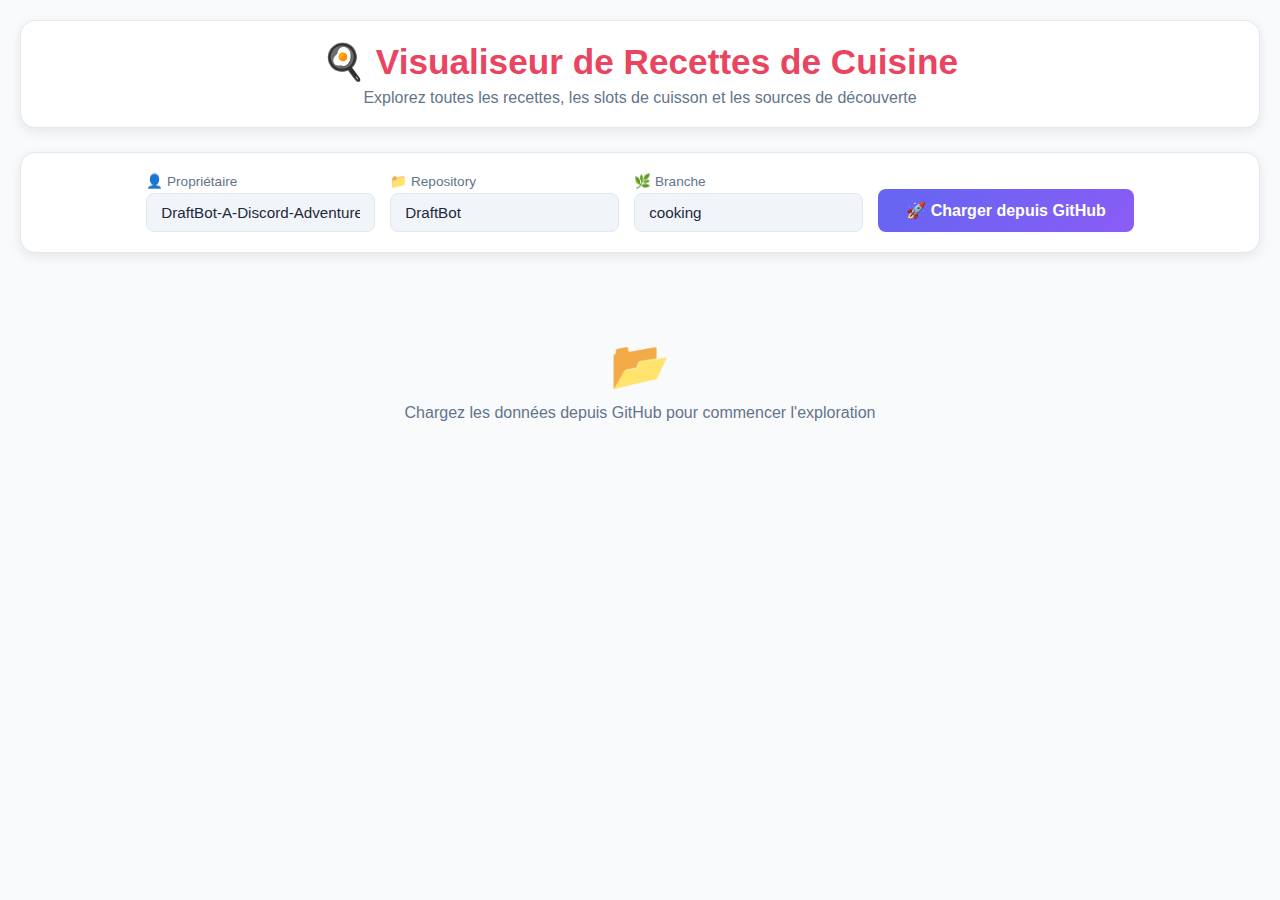
<file: generators/cooking-recipe-visualizer.html>
<!DOCTYPE html>
<html lang="fr">
<head>
    <meta charset="UTF-8">
    <meta name="viewport" content="width=device-width, initial-scale=1.0">
    <title>Crownicles — Visualiseur de Recettes de Cuisine</title>
    <link rel="icon" href="data:image/svg+xml,<svg xmlns=%22http://www.w3.org/2000/svg%22 viewBox=%220 0 100 100%22><text y=%22.9em%22 font-size=%2290%22>🍳</text></svg>">
    <style>
        :root {
            --bg-primary: #f8fafc;
            --bg-secondary: #ffffff;
            --bg-tertiary: #f1f5f9;
            --text-primary: #1e293b;
            --text-secondary: #64748b;
            --accent-primary: #e94560;
            --accent-secondary: #6366f1;
            --border-color: #e2e8f0;
            --success: #22c55e;
            --warning: #f59e0b;
            --info: #3b82f6;
            --shadow: rgba(0, 0, 0, 0.08);
        }

        * { margin: 0; padding: 0; box-sizing: border-box; }

        body {
            font-family: 'Segoe UI', Tahoma, Geneva, Verdana, sans-serif;
            background: var(--bg-primary);
            color: var(--text-primary);
            min-height: 100vh;
            padding: 20px;
        }

        .container { max-width: 1500px; margin: 0 auto; }

        header {
            text-align: center;
            margin-bottom: 24px;
            padding: 20px;
            background: var(--bg-secondary);
            border-radius: 15px;
            border: 1px solid var(--border-color);
            box-shadow: 0 4px 12px var(--shadow);
        }

        header h1 { color: var(--accent-primary); font-size: 2.2rem; margin-bottom: 6px; }
        header .subtitle { color: var(--text-secondary); font-size: 1rem; }

        /* GitHub loader */
        .github-section {
            display: flex; flex-wrap: wrap; gap: 15px;
            justify-content: center; align-items: flex-end;
            margin-bottom: 24px; padding: 20px;
            background: var(--bg-secondary);
            border-radius: 15px;
            border: 1px solid var(--border-color);
            box-shadow: 0 4px 12px var(--shadow);
        }
        .github-input-group { display: flex; flex-direction: column; gap: 4px; }
        .github-input-group label { color: var(--text-secondary); font-size: 0.85rem; font-weight: 500; }
        .github-input-group input {
            padding: 10px 14px; border: 1px solid var(--border-color);
            border-radius: 8px; background: var(--bg-tertiary);
            color: var(--text-primary); font-size: 0.95rem; min-width: 180px;
        }
        .github-input-group input:focus { outline: none; border-color: var(--accent-primary); }
        .github-load-btn {
            padding: 12px 28px;
            background: linear-gradient(135deg, #6366f1, #8b5cf6);
            color: white; border: none; border-radius: 8px;
            cursor: pointer; font-weight: 600; font-size: 1rem;
            transition: all 0.3s ease;
            display: flex; align-items: center; gap: 8px;
        }
        .github-load-btn:hover { transform: translateY(-2px); box-shadow: 0 5px 20px rgba(99,102,241,0.4); }
        .github-load-btn:disabled { opacity: 0.6; cursor: not-allowed; transform: none; }
        .loading-spinner {
            width: 18px; height: 18px;
            border: 2px solid rgba(255,255,255,0.3);
            border-top-color: white; border-radius: 50%;
            animation: spin 0.8s linear infinite; display: none;
        }
        @keyframes spin { to { transform: rotate(360deg); } }
        .github-status {
            width: 100%; text-align: center; padding: 10px;
            border-radius: 8px; font-size: 0.9rem; display: none;
        }
        .github-status.error { background: rgba(239,68,68,0.15); color: #ef4444; display: block; }
        .github-status.success { background: rgba(74,222,128,0.15); color: var(--success); display: block; }
        .github-status.loading { background: rgba(96,165,250,0.15); color: var(--info); display: block; }

        /* Stats bar */
        .stats-bar {
            display: flex; flex-wrap: wrap; gap: 14px;
            justify-content: center; margin-bottom: 24px;
        }
        .stat-card {
            background: var(--bg-secondary); padding: 14px 22px;
            border-radius: 12px; border: 1px solid var(--border-color);
            text-align: center; box-shadow: 0 2px 8px var(--shadow);
            min-width: 120px;
        }
        .stat-value { font-size: 1.6rem; font-weight: bold; color: var(--accent-primary); }
        .stat-label { color: var(--text-secondary); font-size: 0.82rem; margin-top: 2px; }

        /* Tabs */
        .tabs {
            display: flex; gap: 6px; margin-bottom: 24px;
            padding: 6px; background: var(--bg-secondary);
            border-radius: 12px; border: 1px solid var(--border-color);
            box-shadow: 0 2px 8px var(--shadow);
        }
        .tab-btn {
            flex: 1; padding: 12px 16px;
            border: none; background: transparent;
            color: var(--text-secondary); border-radius: 8px;
            cursor: pointer; font-weight: 600; font-size: 0.95rem;
            transition: all 0.2s ease;
        }
        .tab-btn:hover { background: var(--bg-tertiary); color: var(--text-primary); }
        .tab-btn.active { background: var(--accent-primary); color: white; }

        .tab-content { display: none; }
        .tab-content.active { display: block; }

        /* Discovery source legend */
        .discovery-legend {
            display: flex; flex-wrap: wrap; gap: 8px;
            margin-bottom: 20px; padding: 14px;
            background: var(--bg-secondary);
            border-radius: 12px; border: 1px solid var(--border-color);
            box-shadow: 0 2px 8px var(--shadow);
        }
        .discovery-legend-title {
            width: 100%; font-weight: 600; font-size: 0.9rem;
            color: var(--text-secondary); margin-bottom: 4px;
        }
        .legend-chip {
            display: inline-flex; align-items: center; gap: 5px;
            padding: 6px 14px; border-radius: 20px;
            font-size: 0.85rem; cursor: pointer;
            transition: all 0.2s ease;
            border: 2px solid transparent;
            font-weight: 500; background: var(--bg-tertiary);
            user-select: none;
        }
        .legend-chip:hover { transform: scale(1.05); }
        .legend-chip.active { border-color: currentColor; box-shadow: 0 2px 8px rgba(0,0,0,0.15); }
        .legend-chip .chip-count { font-weight: 700; opacity: 0.8; }

        /* Output type badges */
        .output-type-badge {
            display: inline-flex; align-items: center; gap: 4px;
            padding: 3px 10px; border-radius: 12px;
            font-size: 0.75rem; font-weight: 700;
            text-transform: uppercase; letter-spacing: 0.5px;
        }
        .output-potion { background: rgba(126,34,206,0.15); color: #7e22ce; }
        .output-petFood { background: rgba(190,24,93,0.15); color: #be185d; }
        .output-material { background: rgba(4,120,87,0.15); color: #047857; }

        /* Recipe cards grid */
        .recipes-grid {
            display: grid;
            grid-template-columns: repeat(auto-fill, minmax(340px, 1fr));
            gap: 16px;
        }
        .recipe-card {
            background: var(--bg-secondary);
            border-radius: 12px; padding: 16px;
            border: 1px solid var(--border-color);
            transition: all 0.3s ease;
            box-shadow: 0 2px 8px var(--shadow);
        }
        .recipe-card:hover {
            transform: translateY(-2px);
            box-shadow: 0 8px 24px rgba(0,0,0,0.1);
        }
        .recipe-card.highlight {
            border-color: var(--accent-primary);
            box-shadow: 0 0 0 2px rgba(233,69,96,0.2);
        }
        .recipe-card .recipe-header {
            display: flex; justify-content: space-between; align-items: flex-start;
            margin-bottom: 10px;
        }
        .recipe-card .recipe-name { font-size: 1rem; font-weight: 700; color: var(--text-primary); }
        .recipe-card .recipe-id { font-size: 0.78rem; color: var(--text-secondary); font-family: monospace; }
        .recipe-card .recipe-level {
            display: inline-flex; align-items: center; gap: 3px;
            padding: 3px 10px; border-radius: 8px;
            font-size: 0.82rem; font-weight: 700;
            background: var(--bg-tertiary); color: var(--text-primary);
        }
        .recipe-card .recipe-body { display: flex; flex-direction: column; gap: 8px; }
        .recipe-card .ingredients {
            display: flex; flex-wrap: wrap; gap: 6px;
            padding: 8px; background: var(--bg-tertiary);
            border-radius: 8px;
        }
        .ingredient-chip {
            display: inline-flex; align-items: center; gap: 4px;
            padding: 3px 10px; border-radius: 16px;
            font-size: 0.8rem; font-weight: 500;
        }
        .ingredient-plant { background: rgba(34,197,94,0.15); color: #15803d; }
        .ingredient-material { background: rgba(59,130,246,0.15); color: #1d4ed8; }
        .recipe-card .output-section {
            padding: 8px; background: var(--bg-tertiary);
            border-radius: 8px; font-size: 0.85rem;
        }
        .recipe-card .output-section .output-label { font-weight: 600; margin-bottom: 4px; }
        .recipe-card .discovery-badge {
            display: inline-flex; align-items: center; gap: 4px;
            padding: 4px 10px; border-radius: 12px;
            font-size: 0.78rem; font-weight: 600;
        }

        /* Slot visualization */
        .slots-container {
            display: flex; flex-direction: column; gap: 20px;
        }
        .slot-panel {
            background: var(--bg-secondary);
            border-radius: 12px; padding: 20px;
            border: 1px solid var(--border-color);
            box-shadow: 0 2px 8px var(--shadow);
        }
        .slot-panel .slot-header {
            display: flex; justify-content: space-between; align-items: center;
            margin-bottom: 14px; padding-bottom: 10px;
            border-bottom: 1px solid var(--border-color);
        }
        .slot-panel .slot-title { font-size: 1.2rem; font-weight: 700; }
        .slot-panel .slot-meta { font-size: 0.85rem; color: var(--text-secondary); }
        .slot-panel .slot-types {
            display: flex; flex-wrap: wrap; gap: 6px; margin-bottom: 12px;
        }
        .type-chip {
            display: inline-flex; align-items: center; gap: 3px;
            padding: 3px 10px; border-radius: 12px;
            font-size: 0.78rem; font-weight: 600;
            background: var(--bg-tertiary); color: var(--text-secondary);
        }
        .slot-recipes-grid {
            display: grid;
            grid-template-columns: repeat(auto-fill, minmax(280px, 1fr));
            gap: 10px;
        }
        .slot-recipe-mini {
            padding: 10px 14px; border-radius: 8px;
            background: var(--bg-tertiary); border: 1px solid var(--border-color);
            font-size: 0.85rem; cursor: default;
            transition: all 0.2s ease;
        }
        .slot-recipe-mini:hover { border-color: var(--accent-secondary); }
        .slot-recipe-mini .mini-name { font-weight: 600; }
        .slot-recipe-mini .mini-meta { color: var(--text-secondary); font-size: 0.78rem; }

        /* Discovery source detail view */
        .discovery-detail {
            background: var(--bg-secondary); border-radius: 12px;
            padding: 20px; border: 1px solid var(--border-color);
            box-shadow: 0 2px 8px var(--shadow); margin-bottom: 16px;
        }
        .discovery-detail .detail-title {
            font-size: 1.1rem; font-weight: 700; margin-bottom: 12px;
            display: flex; align-items: center; gap: 8px;
        }

        /* Search */
        .search-container {
            margin-bottom: 16px;
        }
        .search-container input {
            width: 100%; padding: 12px 16px;
            border: 1px solid var(--border-color);
            border-radius: 10px; background: var(--bg-secondary);
            color: var(--text-primary); font-size: 1rem;
        }
        .search-container input:focus {
            outline: none; border-color: var(--accent-primary);
            box-shadow: 0 0 0 3px rgba(233,69,96,0.1);
        }

        .no-data {
            text-align: center; padding: 60px 20px;
            color: var(--text-secondary);
        }
        .no-data-icon { font-size: 3rem; margin-bottom: 10px; }

        .hidden { display: none !important; }

        /* Rarity colors */
        .rarity-common { color: #6b7280; }
        .rarity-uncommon { color: #2563eb; }
        .rarity-rare { color: #9333ea; }

        /* Level stars */
        .level-stars { letter-spacing: 1px; }
    </style>
</head>
<body>
    <div class="container">
        <header>
            <h1>🍳 Visualiseur de Recettes de Cuisine</h1>
            <p class="subtitle">Explorez toutes les recettes, les slots de cuisson et les sources de découverte</p>
        </header>

        <!-- GitHub Loader -->
        <div class="github-section">
            <div class="github-input-group">
                <label for="repoOwner">👤 Propriétaire</label>
                <input type="text" id="repoOwner" value="DraftBot-A-Discord-Adventure" placeholder="Owner">
            </div>
            <div class="github-input-group">
                <label for="repoName">📁 Repository</label>
                <input type="text" id="repoName" value="DraftBot" placeholder="Repo">
            </div>
            <div class="github-input-group">
                <label for="branchName">🌿 Branche</label>
                <input type="text" id="branchName" value="cooking" placeholder="Branche">
            </div>
            <button class="github-load-btn" id="loadBtn" onclick="loadFromGithub()">
                <span class="loading-spinner" id="loadingSpinner"></span>
                <span id="loadBtnText">🚀 Charger depuis GitHub</span>
            </button>
            <div class="github-status" id="githubStatus"></div>
        </div>

        <!-- Content (hidden until data loaded) -->
        <div id="mainContent" class="hidden">
            <!-- Stats -->
            <div class="stats-bar" id="statsBar"></div>

            <!-- Tabs -->
            <div class="tabs">
                <button class="tab-btn active" onclick="switchTab('recipes')">📋 Toutes les recettes</button>
                <button class="tab-btn" onclick="switchTab('slots')">🔥 Slots de cuisson</button>
                <button class="tab-btn" onclick="switchTab('discovery')">🔍 Sources de découverte</button>
            </div>

            <!-- Tab: All Recipes -->
            <div class="tab-content active" id="tab-recipes">
                <div class="search-container">
                    <input type="text" id="recipeSearch" placeholder="🔎 Rechercher une recette par nom, type, ingrédient..." oninput="filterRecipes()">
                </div>
                <div class="discovery-legend" id="outputTypeLegend"></div>
                <div class="recipes-grid" id="recipesGrid"></div>
            </div>

            <!-- Tab: Slots -->
            <div class="tab-content" id="tab-slots">
                <div class="slots-container" id="slotsContainer"></div>
            </div>

            <!-- Tab: Discovery -->
            <div class="tab-content" id="tab-discovery">
                <div class="discovery-legend" id="discoveryLegend"></div>
                <div id="discoveryDetail"></div>
                <div class="recipes-grid" id="discoveryRecipesGrid"></div>
            </div>
        </div>

        <!-- No data placeholder -->
        <div id="noData">
            <div class="no-data">
                <div class="no-data-icon">📂</div>
                <p>Chargez les données depuis GitHub pour commencer l'exploration</p>
            </div>
        </div>
    </div>

    <script>
        // ========================
        // STATE
        // ========================
        let recipes = [];
        let materials = {};      // id -> { rarity, type }
        let translations = {};   // full models.json
        let activeDiscoverySource = null;
        let activeOutputFilter = null;

        // ========================
        // CONSTANTS (mirrored from game)
        // ========================
        const PLANT_NAMES = {
            1: 'Herbe commune', 2: 'Trèfle doré', 3: 'Mousse lunaire',
            4: 'Racine de fer', 5: 'Champignon nocturne', 6: 'Feuille venimeuse',
            7: 'Bulbe de feu', 8: 'Plante carnivore', 9: 'Fleur de cristal',
            10: 'Arbre ancestral'
        };

        const PLANT_EMOJIS = {
            1: '🌿', 2: '🍀', 3: '🌙', 4: '⛏️', 5: '🍄',
            6: '🍃', 7: '🔥', 8: '🥩', 9: '💎', 10: '🌳'
        };

        const RECIPE_TYPE_INFO = {
            'POTION_HEALTH':       { emoji: '❤️', label: 'Potion Santé', category: 'potion' },
            'POTION_ENERGY':       { emoji: '⚡', label: 'Potion Énergie', category: 'potion' },
            'POTION_TIME_SPEEDUP': { emoji: '⏩', label: 'Potion Célérité', category: 'potion' },
            'POTION_DEFENSE':      { emoji: '🛡️', label: 'Potion Défense', category: 'potion' },
            'POTION_ATTACK':       { emoji: '⚔️', label: 'Potion Force', category: 'potion' },
            'POTION_SPEED':        { emoji: '💨', label: 'Potion Vélocité', category: 'potion' },
            'PETFOOD_SALAD':       { emoji: '🥗', label: 'Salade', category: 'petFood' },
            'PETFOOD_CANDY':       { emoji: '🍬', label: 'Friandise', category: 'petFood' },
            'PETFOOD_MEAT':        { emoji: '🍖', label: 'Viande', category: 'petFood' },
            'PETFOOD_ULTIMATE':    { emoji: '🍲', label: 'Soupe ultime', category: 'petFood' },
            'MATERIAL_CRAFT':      { emoji: '⚒️', label: 'Craft matériau', category: 'material' }
        };

        const OUTPUT_TYPE_INFO = {
            'potion':  { emoji: '🧪', label: 'Potion', cssClass: 'output-potion', color: '#7e22ce' },
            'petFood': { emoji: '🍖', label: 'Nourriture', cssClass: 'output-petFood', color: '#be185d' },
            'material':{ emoji: '⚒️', label: 'Matériau', cssClass: 'output-material', color: '#047857' }
        };

        const DISCOVERY_SOURCE_INFO = {
            'DEFAULT':                  { emoji: '📖', label: 'Par défaut', color: '#6b7280' },
            'ISLAND_BOSS':              { emoji: '🐉', label: 'Boss d\'île', color: '#b91c1c' },
            'CAMPAIGN_MILESTONE':       { emoji: '🏰', label: 'Campagne', color: '#6d28d9' },
            'PLAYER_LEVEL_MILESTONE':   { emoji: '📈', label: 'Niveau joueur', color: '#1d4ed8' },
            'GASPARD_JO':               { emoji: '🧙', label: 'Gaspard & Jo', color: '#c2410c' },
            'FARMER':                   { emoji: '🌾', label: 'Fermier', color: '#047857' },
            'COOKING_LEVEL':            { emoji: '👨‍🍳', label: 'Niveau cuisine', color: '#b45309' },
            'WITCH':                    { emoji: '🧹', label: 'Sorcière', color: '#7e22ce' }
        };

        const MATERIAL_TYPE_EMOJI = {
            'metal': '⛓️', 'alloy': '🔩', 'nature': '🌱', 'spiritual': '👻',
            'magic': '✨', 'leather': '🧶', 'rope': '🪢', 'poison': '☠️',
            'explosive': '💣', 'wood': '🪵'
        };

        const MATERIAL_RARITY_NAMES = { 1: 'Commun', 2: 'Peu commun', 3: 'Rare' };
        const MATERIAL_RARITY_CSS = { 1: 'rarity-common', 2: 'rarity-uncommon', 3: 'rarity-rare' };

        const ITEM_NATURE_NAMES = {
            0: 'Aucun', 1: 'Santé', 2: 'Vitesse', 3: 'Attaque',
            4: 'Défense', 5: 'Célérité', 6: 'Argent', 7: 'Énergie'
        };
        const ITEM_RARITY_NAMES = {
            0: 'Basique', 1: 'Commun', 2: 'Peu commun', 3: 'Exotique',
            4: 'Rare', 5: 'Spécial', 6: 'Épique', 7: 'Légendaire', 8: 'Mythique'
        };

        const PET_FOOD_NAMES = {
            'herbivorousFood': '🥗 Salade',
            'carnivorousFood': '🍖 Viande',
            'ultimateFood': '🍲 Soupe ultime',
            'commonFood': '🍬 Friandise'
        };

        const SLOT_CONFIGS = [
            { index: 0, minLevel: 1, maxLevel: 3, potionsOnly: false,
              eligibleTypes: ['POTION_HEALTH','POTION_ENERGY','POTION_TIME_SPEEDUP','POTION_DEFENSE','POTION_ATTACK','POTION_SPEED','PETFOOD_SALAD','PETFOOD_CANDY','PETFOOD_MEAT'] },
            { index: 1, minLevel: 1, maxLevel: 5, potionsOnly: false,
              eligibleTypes: ['POTION_HEALTH','POTION_ENERGY','POTION_TIME_SPEEDUP','POTION_DEFENSE','POTION_ATTACK','POTION_SPEED','PETFOOD_SALAD','PETFOOD_CANDY','PETFOOD_MEAT','PETFOOD_ULTIMATE'] },
            { index: 2, minLevel: 1, maxLevel: 8, potionsOnly: false,
              eligibleTypes: ['POTION_HEALTH','POTION_ENERGY','POTION_TIME_SPEEDUP','POTION_DEFENSE','POTION_ATTACK','POTION_SPEED','PETFOOD_SALAD','PETFOOD_CANDY','PETFOOD_MEAT','PETFOOD_ULTIMATE','MATERIAL_CRAFT'] },
            { index: 3, minLevel: 3, maxLevel: 8, potionsOnly: true,
              eligibleTypes: ['POTION_HEALTH','POTION_ENERGY','POTION_TIME_SPEEDUP','POTION_DEFENSE','POTION_ATTACK','POTION_SPEED'] },
            { index: 4, minLevel: 4, maxLevel: 8, potionsOnly: false,
              eligibleTypes: ['POTION_HEALTH','POTION_ENERGY','POTION_TIME_SPEEDUP','POTION_DEFENSE','POTION_ATTACK','POTION_SPEED','PETFOOD_SALAD','PETFOOD_CANDY','PETFOOD_MEAT','PETFOOD_ULTIMATE','MATERIAL_CRAFT'] }
        ];

        // ========================
        // DATA LOADING
        // ========================
        function updateStatus(msg, type) {
            const el = document.getElementById('githubStatus');
            el.textContent = msg;
            el.className = 'github-status ' + type;
        }

        async function fetchRaw(owner, repo, branch, path) {
            const url = `https://raw.githubusercontent.com/${encodeURIComponent(owner)}/${encodeURIComponent(repo)}/${encodeURIComponent(branch)}/${path}`;
            const resp = await fetch(url);
            if (!resp.ok) throw new Error(`${path}: ${resp.status} ${resp.statusText}`);
            return resp.json();
        }

        async function fetchDirListing(owner, repo, branch, dirPath) {
            const url = `https://api.github.com/repos/${encodeURIComponent(owner)}/${encodeURIComponent(repo)}/contents/${dirPath}?ref=${encodeURIComponent(branch)}`;
            const resp = await fetch(url);
            if (!resp.ok) throw new Error(`Listing ${dirPath}: ${resp.status} ${resp.statusText}`);
            const entries = await resp.json();
            return entries.filter(e => e.type === 'file' && e.name.endsWith('.json')).map(e => e.name);
        }

        async function loadFromGithub() {
            const owner = document.getElementById('repoOwner').value.trim();
            const repo = document.getElementById('repoName').value.trim();
            const branch = document.getElementById('branchName').value.trim();

            if (!owner || !repo || !branch) {
                updateStatus('⚠️ Remplissez tous les champs', 'error');
                return;
            }

            const btn = document.getElementById('loadBtn');
            const spinner = document.getElementById('loadingSpinner');
            const btnText = document.getElementById('loadBtnText');
            btn.disabled = true;
            spinner.style.display = 'block';
            btnText.textContent = 'Chargement...';

            try {
                // Load recipes from individual files
                updateStatus('📡 Listing des recettes...', 'loading');
                const recipeFiles = await fetchDirListing(owner, repo, branch, 'Core/resources/cooking/recipes');
                const totalRecipes = recipeFiles.length;

                updateStatus(`📡 Chargement des recettes (${totalRecipes} fichiers)...`, 'loading');
                recipes = [];
                const recipeBatchSize = 15;
                for (let i = 0; i < recipeFiles.length; i += recipeBatchSize) {
                    const batch = recipeFiles.slice(i, i + recipeBatchSize);
                    const results = await Promise.all(
                        batch.map(fileName =>
                            fetchRaw(owner, repo, branch, `Core/resources/cooking/recipes/${fileName}`)
                                .then(data => ({ id: fileName.replace('.json', ''), ...data }))
                                .catch(() => null)
                        )
                    );
                    for (const r of results) {
                        if (r) recipes.push(r);
                    }
                    updateStatus(`📡 Recettes: ${Math.min(i + recipeBatchSize, totalRecipes)}/${totalRecipes}...`, 'loading');
                }

                updateStatus('📡 Chargement des traductions...', 'loading');
                translations = await fetchRaw(owner, repo, branch, 'Lang/fr/models.json');

                // Load materials (90 files)
                updateStatus('📡 Chargement des matériaux (90 fichiers)...', 'loading');
                const materialIds = Array.from({ length: 90 }, (_, i) => i + 1);
                const batchSize = 15;
                materials = {};
                for (let i = 0; i < materialIds.length; i += batchSize) {
                    const batch = materialIds.slice(i, i + batchSize);
                    const results = await Promise.all(
                        batch.map(id =>
                            fetchRaw(owner, repo, branch, `Core/resources/materials/${id}.json`)
                                .then(data => ({ id, ...data }))
                                .catch(() => null)
                        )
                    );
                    for (const r of results) {
                        if (r) materials[r.id] = { rarity: r.rarity, type: r.type };
                    }
                    updateStatus(`📡 Matériaux: ${Math.min(i + batchSize, 90)}/90...`, 'loading');
                }

                // Resolve plant names from loaded translations
                if (translations.plants) {
                    for (const [id, name] of Object.entries(translations.plants)) {
                        PLANT_NAMES[parseInt(id)] = name;
                    }
                }

                updateStatus(`✅ Chargé: ${recipes.length} recettes, ${Object.keys(materials).length} matériaux`, 'success');
                renderAll();
            } catch (err) {
                updateStatus(`❌ Erreur: ${err.message}`, 'error');
            } finally {
                btn.disabled = false;
                spinner.style.display = 'none';
                btnText.textContent = '🚀 Charger depuis GitHub';
            }
        }

        // ========================
        // HELPERS
        // ========================
        function getRecipeName(recipe) {
            if (translations.cooking?.recipes?.[recipe.id]) {
                return translations.cooking.recipes[recipe.id];
            }
            return recipe.id;
        }

        function getMaterialName(materialId) {
            if (translations.materials?.[String(materialId)]) {
                return translations.materials[String(materialId)];
            }
            return `Matériau #${materialId}`;
        }

        function getMaterialInfo(materialId) {
            const m = materials[materialId];
            if (!m) return { emoji: '❓', name: getMaterialName(materialId), rarityClass: '', rarityName: '?' };
            return {
                emoji: MATERIAL_TYPE_EMOJI[m.type] || '❓',
                name: getMaterialName(materialId),
                rarityClass: MATERIAL_RARITY_CSS[m.rarity] || '',
                rarityName: MATERIAL_RARITY_NAMES[m.rarity] || '?',
                type: m.type,
                rarity: m.rarity
            };
        }

        function getDiscoveryKey(recipe) {
            if (recipe.discoveredByDefault) return 'DEFAULT';
            return recipe.discoverySource || 'DEFAULT';
        }

        function levelStars(level) {
            return '⭐'.repeat(Math.min(level, 8));
        }

        // ========================
        // RENDERING
        // ========================
        function renderAll() {
            document.getElementById('mainContent').classList.remove('hidden');
            document.getElementById('noData').classList.add('hidden');
            renderStats();
            renderOutputTypeLegend();
            renderRecipesGrid();
            renderSlots();
            renderDiscoveryLegend();
        }

        function renderStats() {
            const potionCount = recipes.filter(r => r.outputType === 'potion').length;
            const petFoodCount = recipes.filter(r => r.outputType === 'petFood').length;
            const materialCount = recipes.filter(r => r.outputType === 'material').length;
            const defaultCount = recipes.filter(r => r.discoveredByDefault).length;
            const secretCount = recipes.filter(r => !r.discoveredByDefault).length;

            document.getElementById('statsBar').innerHTML = `
                <div class="stat-card"><div class="stat-value">${recipes.length}</div><div class="stat-label">Recettes totales</div></div>
                <div class="stat-card"><div class="stat-value" style="color:#7e22ce">🧪 ${potionCount}</div><div class="stat-label">Potions</div></div>
                <div class="stat-card"><div class="stat-value" style="color:#be185d">🍖 ${petFoodCount}</div><div class="stat-label">Nourritures</div></div>
                <div class="stat-card"><div class="stat-value" style="color:#047857">⚒️ ${materialCount}</div><div class="stat-label">Matériaux</div></div>
                <div class="stat-card"><div class="stat-value" style="color:#22c55e">📖 ${defaultCount}</div><div class="stat-label">Par défaut</div></div>
                <div class="stat-card"><div class="stat-value" style="color:#f59e0b">🔒 ${secretCount}</div><div class="stat-label">À découvrir</div></div>
            `;
        }

        function renderOutputTypeLegend() {
            const counts = {};
            for (const r of recipes) {
                counts[r.outputType] = (counts[r.outputType] || 0) + 1;
            }
            const container = document.getElementById('outputTypeLegend');
            container.innerHTML = '<div class="discovery-legend-title">Filtrer par type de sortie</div>';
            for (const [key, info] of Object.entries(OUTPUT_TYPE_INFO)) {
                if (!counts[key]) continue;
                const chip = document.createElement('span');
                chip.className = 'legend-chip';
                chip.style.color = info.color;
                chip.innerHTML = `${info.emoji} ${info.label} <span class="chip-count">(${counts[key]})</span>`;
                chip.onclick = () => {
                    if (activeOutputFilter === key) {
                        activeOutputFilter = null;
                        chip.classList.remove('active');
                    } else {
                        activeOutputFilter = key;
                        container.querySelectorAll('.legend-chip').forEach(c => c.classList.remove('active'));
                        chip.classList.add('active');
                    }
                    filterRecipes();
                };
                container.appendChild(chip);
            }
        }

        function buildRecipeCard(recipe) {
            const name = getRecipeName(recipe);
            const typeInfo = RECIPE_TYPE_INFO[recipe.recipeType] || { emoji: '❓', label: recipe.recipeType };
            const outInfo = OUTPUT_TYPE_INFO[recipe.outputType] || { emoji: '❓', label: recipe.outputType, cssClass: '' };
            const discoveryKey = getDiscoveryKey(recipe);
            const discoveryInfo = DISCOVERY_SOURCE_INFO[discoveryKey] || { emoji: '❓', label: discoveryKey, color: '#6b7280' };

            // Ingredients
            const plantsHtml = recipe.plants.map(p =>
                `<span class="ingredient-chip ingredient-plant">${PLANT_EMOJIS[p.plantId] || '🌱'} ${PLANT_NAMES[p.plantId] || '?'} ×${p.quantity}</span>`
            ).join('');
            const matsHtml = recipe.materials.map(m => {
                const info = getMaterialInfo(m.materialId);
                return `<span class="ingredient-chip ingredient-material">${info.emoji} <span class="${info.rarityClass}">${info.name}</span> ×${m.quantity}</span>`;
            }).join('');

            // Output details
            let outputHtml = '';
            if (recipe.outputType === 'potion') {
                const nature = ITEM_NATURE_NAMES[recipe.potionNature] ?? '?';
                const rarity = ITEM_RARITY_NAMES[recipe.potionRarity] ?? '?';
                outputHtml = `<div class="output-label">${outInfo.emoji} Potion</div>Nature: ${nature} · Rareté: ${rarity}`;
            } else if (recipe.outputType === 'petFood') {
                const foodName = PET_FOOD_NAMES[recipe.petFoodType] || recipe.petFoodType;
                outputHtml = `<div class="output-label">${outInfo.emoji} Nourriture familier</div>${foodName} ×${recipe.petFoodQuantity || 1} · 💕 ${recipe.petFoodLovePoints || 0} pts affection`;
            } else if (recipe.outputType === 'material') {
                const info = getMaterialInfo(recipe.outputMaterialId);
                outputHtml = `<div class="output-label">${outInfo.emoji} Matériau crafté</div>${info.emoji} <span class="${info.rarityClass}">${info.name}</span> ×${recipe.outputMaterialQuantity || 1} <span style="font-size:0.75rem;color:var(--text-secondary)">(${info.rarityName})</span>`;
            }

            return `
                <div class="recipe-card" data-id="${recipe.id}" data-output="${recipe.outputType}" data-discovery="${discoveryKey}" data-recipe-type="${recipe.recipeType}">
                    <div class="recipe-header">
                        <div>
                            <div class="recipe-name">${typeInfo.emoji} ${name}</div>
                            <div class="recipe-id">${recipe.id}</div>
                        </div>
                        <div style="display:flex;gap:6px;align-items:center">
                            <span class="recipe-level">Nv. ${recipe.level}</span>
                            <span class="output-type-badge ${outInfo.cssClass}">${outInfo.emoji} ${outInfo.label}</span>
                        </div>
                    </div>
                    <div class="recipe-body">
                        <div class="ingredients">${plantsHtml}${matsHtml}</div>
                        <div class="output-section">${outputHtml}</div>
                        <div>
                            <span class="discovery-badge" style="background:${discoveryInfo.color}20;color:${discoveryInfo.color}">
                                ${discoveryInfo.emoji} ${discoveryInfo.label}
                            </span>
                            <span class="level-stars" title="Niveau ${recipe.level}" style="margin-left:6px">${levelStars(recipe.level)}</span>
                        </div>
                    </div>
                </div>
            `;
        }

        function renderRecipesGrid(filteredRecipes) {
            const grid = document.getElementById('recipesGrid');
            const list = filteredRecipes || recipes;
            grid.innerHTML = list.map(r => buildRecipeCard(r)).join('');
        }

        function filterRecipes() {
            const search = document.getElementById('recipeSearch').value.toLowerCase();
            let filtered = recipes;

            if (activeOutputFilter) {
                filtered = filtered.filter(r => r.outputType === activeOutputFilter);
            }

            if (search) {
                filtered = filtered.filter(r => {
                    const name = getRecipeName(r).toLowerCase();
                    const id = r.id.toLowerCase();
                    const recipeTypeLabel = (RECIPE_TYPE_INFO[r.recipeType]?.label || '').toLowerCase();
                    const discoveryLabel = (DISCOVERY_SOURCE_INFO[getDiscoveryKey(r)]?.label || '').toLowerCase();
                    const ingredientNames = [
                        ...r.plants.map(p => (PLANT_NAMES[p.plantId] || '').toLowerCase()),
                        ...r.materials.map(m => getMaterialName(m.materialId).toLowerCase())
                    ].join(' ');
                    return name.includes(search) || id.includes(search) ||
                           recipeTypeLabel.includes(search) || discoveryLabel.includes(search) ||
                           ingredientNames.includes(search);
                });
            }

            renderRecipesGrid(filtered);
        }

        // ========================
        // SLOTS TAB
        // ========================
        function renderSlots() {
            const container = document.getElementById('slotsContainer');
            container.innerHTML = '';

            SLOT_CONFIGS.forEach(slot => {
                const slotRecipes = recipes.filter(r =>
                    slot.eligibleTypes.includes(r.recipeType) &&
                    r.level >= slot.minLevel &&
                    r.level <= slot.maxLevel
                );

                const typeChips = slot.eligibleTypes.map(t => {
                    const info = RECIPE_TYPE_INFO[t] || { emoji: '❓', label: t };
                    return `<span class="type-chip">${info.emoji} ${info.label}</span>`;
                }).join('');

                const recipeMinis = slotRecipes.map(r => {
                    const name = getRecipeName(r);
                    const typeInfo = RECIPE_TYPE_INFO[r.recipeType] || { emoji: '❓' };
                    const outInfo = OUTPUT_TYPE_INFO[r.outputType] || {};
                    const discoveryKey = getDiscoveryKey(r);
                    const dInfo = DISCOVERY_SOURCE_INFO[discoveryKey] || { emoji: '❓', label: discoveryKey };
                    return `<div class="slot-recipe-mini">
                        <div class="mini-name">${typeInfo.emoji} ${name}</div>
                        <div class="mini-meta">Nv.${r.level} · <span class="output-type-badge ${outInfo.cssClass || ''}" style="font-size:0.72rem">${outInfo.emoji || ''} ${outInfo.label || ''}</span> · ${dInfo.emoji} ${dInfo.label}</div>
                    </div>`;
                }).join('');

                container.innerHTML += `
                    <div class="slot-panel">
                        <div class="slot-header">
                            <div class="slot-title">🔥 Slot ${slot.index + 1} ${slot.potionsOnly ? '<span style="color:var(--accent-primary);font-size:0.85rem">(Potions uniquement)</span>' : ''}</div>
                            <div class="slot-meta">Niveaux ${slot.minLevel}-${slot.maxLevel} · ${slotRecipes.length} recettes éligibles</div>
                        </div>
                        <div class="slot-types">${typeChips}</div>
                        <div class="slot-recipes-grid">${recipeMinis}</div>
                    </div>
                `;
            });
        }

        // ========================
        // DISCOVERY TAB
        // ========================
        function renderDiscoveryLegend() {
            const counts = {};
            for (const r of recipes) {
                const key = getDiscoveryKey(r);
                counts[key] = (counts[key] || 0) + 1;
            }

            const container = document.getElementById('discoveryLegend');
            container.innerHTML = '<div class="discovery-legend-title">Cliquez sur une source de découverte pour voir les recettes associées</div>';

            for (const [key, info] of Object.entries(DISCOVERY_SOURCE_INFO)) {
                if (!counts[key]) continue;
                const chip = document.createElement('span');
                chip.className = 'legend-chip';
                chip.style.color = info.color;
                chip.innerHTML = `${info.emoji} ${info.label} <span class="chip-count">(${counts[key]})</span>`;
                chip.onclick = () => selectDiscoverySource(key, chip);
                container.appendChild(chip);
            }
        }

        function selectDiscoverySource(source, chipEl) {
            const container = document.getElementById('discoveryLegend');
            container.querySelectorAll('.legend-chip').forEach(c => c.classList.remove('active'));

            if (activeDiscoverySource === source) {
                activeDiscoverySource = null;
                renderDiscoveryDetail(null);
                renderDiscoveryRecipes(recipes);
                return;
            }

            activeDiscoverySource = source;
            chipEl.classList.add('active');
            renderDiscoveryDetail(source);
            const filtered = recipes.filter(r => getDiscoveryKey(r) === source);
            renderDiscoveryRecipes(filtered);
        }

        function renderDiscoveryDetail(source) {
            const el = document.getElementById('discoveryDetail');
            if (!source) {
                el.innerHTML = '';
                return;
            }
            const info = DISCOVERY_SOURCE_INFO[source];
            const filtered = recipes.filter(r => getDiscoveryKey(r) === source);

            const outputBreakdown = {};
            for (const r of filtered) {
                outputBreakdown[r.outputType] = (outputBreakdown[r.outputType] || 0) + 1;
            }

            const levelRange = filtered.length > 0
                ? `Niveaux ${Math.min(...filtered.map(r => r.level))} - ${Math.max(...filtered.map(r => r.level))}`
                : 'Aucune recette';

            el.innerHTML = `
                <div class="discovery-detail">
                    <div class="detail-title" style="color:${info.color}">${info.emoji} ${info.label}</div>
                    <div style="display:flex;gap:12px;flex-wrap:wrap;font-size:0.9rem">
                        <span>📋 ${filtered.length} recette${filtered.length > 1 ? 's' : ''}</span>
                        <span>📊 ${levelRange}</span>
                        ${Object.entries(outputBreakdown).map(([type, count]) => {
                            const oi = OUTPUT_TYPE_INFO[type] || {};
                            return `<span>${oi.emoji || ''} ${count} ${oi.label || type}</span>`;
                        }).join('')}
                    </div>
                </div>
            `;
        }

        function renderDiscoveryRecipes(list) {
            const grid = document.getElementById('discoveryRecipesGrid');
            grid.innerHTML = list.map(r => buildRecipeCard(r)).join('');
        }

        // ========================
        // TABS
        // ========================
        function switchTab(tabName) {
            document.querySelectorAll('.tab-btn').forEach(b => b.classList.remove('active'));
            document.querySelectorAll('.tab-content').forEach(t => t.classList.remove('active'));
            document.getElementById('tab-' + tabName).classList.add('active');
            document.querySelectorAll('.tab-btn').forEach(b => {
                if (b.textContent.toLowerCase().includes(
                    tabName === 'recipes' ? 'recettes' :
                    tabName === 'slots' ? 'slots' : 'sources'
                )) b.classList.add('active');
            });
        }
    </script>
</body>
</html>
</file>
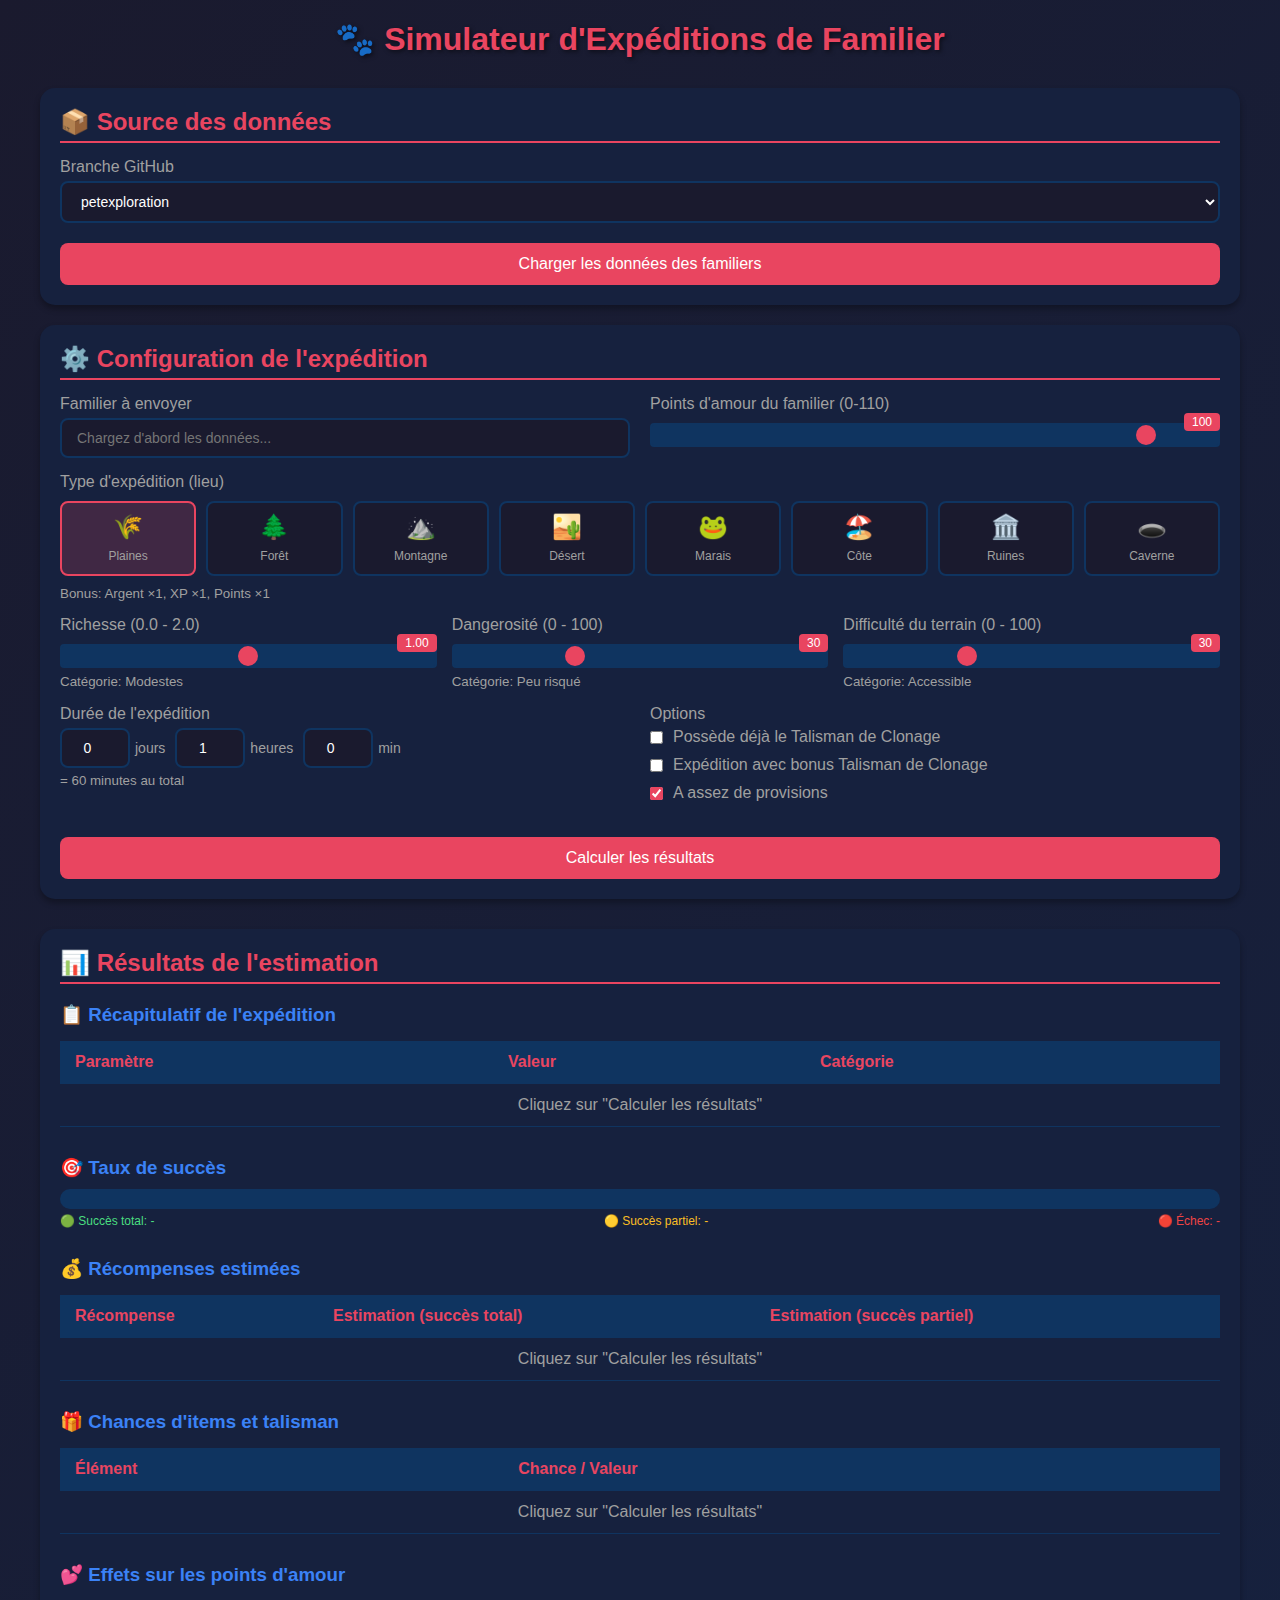
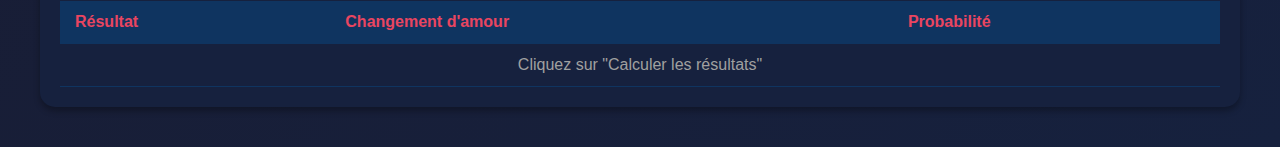
<file: generators/expedition-simulator.html>
<!DOCTYPE html>
<html lang="fr">
<head>
    <meta charset="UTF-8">
    <meta name="viewport" content="width=device-width, initial-scale=1.0">
    <title>Simulateur d'Expéditions - Crownicles</title>
    <style>
        :root {
            --bg-primary: #1a1a2e;
            --bg-secondary: #16213e;
            --bg-tertiary: #0f3460;
            --accent: #e94560;
            --text-primary: #ffffff;
            --text-secondary: #a0a0a0;
            --success: #4ade80;
            --warning: #fbbf24;
            --danger: #ef4444;
            --info: #3b82f6;
        }

        * {
            margin: 0;
            padding: 0;
            box-sizing: border-box;
        }

        body {
            font-family: 'Segoe UI', Tahoma, Geneva, Verdana, sans-serif;
            background: linear-gradient(135deg, var(--bg-primary) 0%, var(--bg-secondary) 100%);
            color: var(--text-primary);
            min-height: 100vh;
            padding: 20px;
        }

        .container {
            max-width: 1200px;
            margin: 0 auto;
        }

        h1 {
            text-align: center;
            margin-bottom: 30px;
            color: var(--accent);
            text-shadow: 2px 2px 4px rgba(0, 0, 0, 0.5);
        }

        h2 {
            color: var(--accent);
            margin-bottom: 15px;
            border-bottom: 2px solid var(--accent);
            padding-bottom: 5px;
        }

        .card {
            background: var(--bg-secondary);
            border-radius: 15px;
            padding: 20px;
            margin-bottom: 20px;
            box-shadow: 0 4px 6px rgba(0, 0, 0, 0.3);
        }

        .form-group {
            margin-bottom: 15px;
        }

        label {
            display: block;
            margin-bottom: 5px;
            color: var(--text-secondary);
            font-weight: 500;
        }

        select, input {
            width: 100%;
            padding: 10px 15px;
            border-radius: 8px;
            border: 2px solid var(--bg-tertiary);
            background: var(--bg-primary);
            color: var(--text-primary);
            font-size: 14px;
            transition: border-color 0.3s;
        }

        select:focus, input:focus {
            outline: none;
            border-color: var(--accent);
        }

        .grid-2 {
            display: grid;
            grid-template-columns: repeat(auto-fit, minmax(300px, 1fr));
            gap: 20px;
        }

        .grid-3 {
            display: grid;
            grid-template-columns: repeat(auto-fit, minmax(250px, 1fr));
            gap: 15px;
        }

        button {
            background: var(--accent);
            color: white;
            padding: 12px 30px;
            border: none;
            border-radius: 8px;
            font-size: 16px;
            cursor: pointer;
            transition: transform 0.2s, box-shadow 0.2s;
            display: block;
            width: 100%;
            margin-top: 20px;
        }

        button:hover {
            transform: translateY(-2px);
            box-shadow: 0 4px 12px rgba(233, 69, 96, 0.4);
        }

        button:disabled {
            background: var(--text-secondary);
            cursor: not-allowed;
            transform: none;
            box-shadow: none;
        }

        table {
            width: 100%;
            border-collapse: collapse;
            margin-top: 15px;
        }

        th, td {
            padding: 12px 15px;
            text-align: left;
            border-bottom: 1px solid var(--bg-tertiary);
        }

        th {
            background: var(--bg-tertiary);
            color: var(--accent);
            font-weight: 600;
        }

        tr:hover {
            background: rgba(233, 69, 96, 0.1);
        }

        .stat-value {
            font-weight: bold;
            font-size: 1.1em;
        }

        .success-rate {
            color: var(--success);
        }

        .partial-rate {
            color: var(--warning);
        }

        .failure-rate {
            color: var(--danger);
        }

        .info-badge {
            display: inline-block;
            padding: 4px 10px;
            border-radius: 20px;
            font-size: 12px;
            font-weight: 500;
        }

        .badge-success { background: var(--success); color: #000; }
        .badge-warning { background: var(--warning); color: #000; }
        .badge-danger { background: var(--danger); color: #fff; }
        .badge-info { background: var(--info); color: #fff; }

        .loading {
            text-align: center;
            padding: 20px;
            color: var(--text-secondary);
        }

        .loading::after {
            content: '';
            animation: dots 1.5s infinite;
        }

        @keyframes dots {
            0%, 20% { content: '.'; }
            40% { content: '..'; }
            60%, 100% { content: '...'; }
        }

        .error {
            background: rgba(239, 68, 68, 0.2);
            border: 1px solid var(--danger);
            padding: 15px;
            border-radius: 8px;
            color: var(--danger);
        }

        .slider-container {
            position: relative;
            padding-top: 5px;
        }

        .slider-value {
            position: absolute;
            right: 0;
            top: -5px;
            background: var(--accent);
            padding: 2px 8px;
            border-radius: 4px;
            font-size: 12px;
        }

        input[type="range"] {
            -webkit-appearance: none;
            height: 8px;
            border-radius: 4px;
            background: var(--bg-tertiary);
        }

        input[type="range"]::-webkit-slider-thumb {
            -webkit-appearance: none;
            width: 20px;
            height: 20px;
            border-radius: 50%;
            background: var(--accent);
            cursor: pointer;
        }

        .checkbox-group {
            display: flex;
            align-items: center;
            gap: 10px;
        }

        .checkbox-group input[type="checkbox"] {
            width: auto;
            accent-color: var(--accent);
        }

        .pet-info {
            display: flex;
            gap: 10px;
            flex-wrap: wrap;
            margin-top: 10px;
        }

        .pet-stat {
            background: var(--bg-tertiary);
            padding: 5px 10px;
            border-radius: 5px;
            font-size: 12px;
        }

        .hidden {
            display: none;
        }

        .progress-bar {
            width: 100%;
            height: 20px;
            background: var(--bg-tertiary);
            border-radius: 10px;
            overflow: hidden;
            margin-top: 10px;
        }

        .progress-bar-inner {
            height: 100%;
            display: flex;
        }

        .progress-success {
            background: var(--success);
        }

        .progress-partial {
            background: var(--warning);
        }

        .progress-failure {
            background: var(--danger);
        }

        .results-section {
            margin-top: 30px;
        }

        /* Searchable select styles */
        .searchable-select-container {
            position: relative;
        }

        .pet-search-input {
            width: 100%;
            padding: 10px 15px;
            border-radius: 8px;
            border: 2px solid var(--bg-tertiary);
            background: var(--bg-primary);
            color: var(--text-primary);
            font-size: 14px;
            transition: border-color 0.3s;
        }

        .pet-search-input:focus {
            outline: none;
            border-color: var(--accent);
        }

        .pet-dropdown {
            position: absolute;
            top: 100%;
            left: 0;
            right: 0;
            max-height: 300px;
            overflow-y: auto;
            background: var(--bg-primary);
            border: 2px solid var(--bg-tertiary);
            border-top: none;
            border-radius: 0 0 8px 8px;
            z-index: 1000;
            display: none;
        }

        .pet-dropdown.show {
            display: block;
        }

        .pet-option {
            padding: 10px 15px;
            cursor: pointer;
            transition: background 0.2s;
            border-bottom: 1px solid var(--bg-tertiary);
        }

        .pet-option:hover, .pet-option.selected {
            background: var(--bg-tertiary);
        }

        .pet-option:last-child {
            border-bottom: none;
        }

        .pet-option-name {
            font-weight: 500;
        }

        .pet-option-stats {
            font-size: 12px;
            color: var(--text-secondary);
            margin-top: 2px;
        }

        .no-results {
            padding: 15px;
            text-align: center;
            color: var(--text-secondary);
        }

        /* Toast notification */
        .toast {
            position: fixed;
            bottom: 30px;
            left: 50%;
            transform: translateX(-50%) translateY(100px);
            background: var(--success);
            color: #000;
            padding: 15px 30px;
            border-radius: 10px;
            font-weight: 600;
            box-shadow: 0 4px 15px rgba(0, 0, 0, 0.3);
            z-index: 9999;
            opacity: 0;
            transition: transform 0.3s ease, opacity 0.3s ease;
        }

        .toast.show {
            transform: translateX(-50%) translateY(0);
            opacity: 1;
        }

        /* Location type selector */
        .location-grid {
            display: grid;
            grid-template-columns: repeat(auto-fit, minmax(120px, 1fr));
            gap: 10px;
            margin-top: 10px;
        }

        .location-option {
            padding: 10px;
            border: 2px solid var(--bg-tertiary);
            border-radius: 8px;
            background: var(--bg-primary);
            cursor: pointer;
            text-align: center;
            transition: all 0.2s;
        }

        .location-option:hover {
            border-color: var(--accent);
        }

        .location-option.selected {
            border-color: var(--accent);
            background: rgba(233, 69, 96, 0.2);
        }

        .location-option .icon {
            font-size: 24px;
            display: block;
            margin-bottom: 5px;
        }

        .location-option .name {
            font-size: 12px;
            color: var(--text-secondary);
        }

        /* Duration inputs */
        .duration-inputs {
            display: flex;
            gap: 10px;
            flex-wrap: wrap;
        }

        .duration-input-group {
            display: flex;
            align-items: center;
            gap: 5px;
        }

        .duration-input-group input {
            width: 70px;
            text-align: center;
        }

        .duration-input-group span {
            color: var(--text-secondary);
            font-size: 14px;
        }
    </style>
</head>
<body>
    <div class="container">
        <h1>🐾 Simulateur d'Expéditions de Familier</h1>

        <!-- Toast notification -->
        <div id="toast" class="toast">✅ Résultats calculés !</div>

        <!-- Section: Source des données -->
        <div class="card">
            <h2>📦 Source des données</h2>
            <div class="form-group">
                <label for="branchSelect">Branche GitHub</label>
                <select id="branchSelect">
                    <option value="main">main</option>
                    <option value="petexploration" selected>petexploration</option>
                    <option value="develop">develop</option>
                </select>
            </div>
            <button id="loadDataBtn">Charger les données des familiers</button>
            <div id="loadingStatus" class="loading hidden">Chargement des données</div>
            <div id="errorStatus" class="error hidden"></div>
        </div>

        <!-- Section: Configuration de l'expédition -->
        <div class="card" id="configSection">
            <h2>⚙️ Configuration de l'expédition</h2>
            
            <div class="grid-2">
                <!-- Sélection du familier avec recherche -->
                <div class="form-group">
                    <label>Familier à envoyer</label>
                    <div class="searchable-select-container">
                        <input type="text" id="petSearchInput" class="pet-search-input" placeholder="Chargez d'abord les données..." disabled>
                        <div id="petDropdown" class="pet-dropdown"></div>
                        <input type="hidden" id="selectedPetId" value="">
                    </div>
                    <div id="petInfo" class="pet-info hidden">
                        <span class="pet-stat">Force: <strong id="petForce">-</strong></span>
                        <span class="pet-stat">Vitesse: <strong id="petSpeed">-</strong></span>
                        <span class="pet-stat">Rareté: <strong id="petRarity">-</strong></span>
                    </div>
                </div>

                <!-- Points d'amour du familier -->
                <div class="form-group">
                    <label for="lovePoints">Points d'amour du familier (0-110)</label>
                    <div class="slider-container">
                        <span class="slider-value" id="lovePointsValue">100</span>
                        <input type="range" id="lovePoints" min="0" max="110" value="100">
                    </div>
                </div>
            </div>

            <!-- Type d'expédition (lieu) -->
            <div class="form-group">
                <label>Type d'expédition (lieu)</label>
                <div class="location-grid" id="locationGrid">
                    <div class="location-option selected" data-location="plains">
                        <span class="icon">🌾</span>
                        <span class="name">Plaines</span>
                    </div>
                    <div class="location-option" data-location="forest">
                        <span class="icon">🌲</span>
                        <span class="name">Forêt</span>
                    </div>
                    <div class="location-option" data-location="mountain">
                        <span class="icon">⛰️</span>
                        <span class="name">Montagne</span>
                    </div>
                    <div class="location-option" data-location="desert">
                        <span class="icon">🏜️</span>
                        <span class="name">Désert</span>
                    </div>
                    <div class="location-option" data-location="swamp">
                        <span class="icon">🐸</span>
                        <span class="name">Marais</span>
                    </div>
                    <div class="location-option" data-location="coast">
                        <span class="icon">🏖️</span>
                        <span class="name">Côte</span>
                    </div>
                    <div class="location-option" data-location="ruins">
                        <span class="icon">🏛️</span>
                        <span class="name">Ruines</span>
                    </div>
                    <div class="location-option" data-location="cave">
                        <span class="icon">🕳️</span>
                        <span class="name">Caverne</span>
                    </div>
                </div>
                <small id="locationInfo" style="color: var(--text-secondary); margin-top: 10px; display: block;">
                    Bonus: Argent ×1, XP ×1.5, Points ×1
                </small>
            </div>

            <div class="grid-3">
                <!-- Richesse -->
                <div class="form-group">
                    <label for="wealthRate">Richesse (0.0 - 2.0)</label>
                    <div class="slider-container">
                        <span class="slider-value" id="wealthRateValue">1.0</span>
                        <input type="range" id="wealthRate" min="0" max="200" value="100" step="1">
                    </div>
                    <small id="wealthCategory" style="color: var(--text-secondary);">Catégorie: Modestes</small>
                </div>

                <!-- Dangerosité -->
                <div class="form-group">
                    <label for="riskRate">Dangerosité (0 - 100)</label>
                    <div class="slider-container">
                        <span class="slider-value" id="riskRateValue">30</span>
                        <input type="range" id="riskRate" min="0" max="100" value="30">
                    </div>
                    <small id="riskCategory" style="color: var(--text-secondary);">Catégorie: Peu risqué</small>
                </div>

                <!-- Difficulté du terrain -->
                <div class="form-group">
                    <label for="difficulty">Difficulté du terrain (0 - 100)</label>
                    <div class="slider-container">
                        <span class="slider-value" id="difficultyValue">30</span>
                        <input type="range" id="difficulty" min="0" max="100" value="30">
                    </div>
                    <small id="difficultyCategory" style="color: var(--text-secondary);">Catégorie: Accessible</small>
                </div>
            </div>

            <div class="grid-2">
                <!-- Durée de l'expédition -->
                <div class="form-group">
                    <label>Durée de l'expédition</label>
                    <div class="duration-inputs">
                        <div class="duration-input-group">
                            <input type="number" id="durationDays" min="0" max="3" value="0">
                            <span>jours</span>
                        </div>
                        <div class="duration-input-group">
                            <input type="number" id="durationHours" min="0" max="23" value="1">
                            <span>heures</span>
                        </div>
                        <div class="duration-input-group">
                            <input type="number" id="durationMinutes" min="0" max="59" value="0">
                            <span>min</span>
                        </div>
                    </div>
                    <small id="durationDisplay" style="color: var(--text-secondary); margin-top: 5px; display: block;">= 60 minutes au total</small>
                </div>

                <!-- Options -->
                <div class="form-group">
                    <label>Options</label>
                    <div class="checkbox-group">
                        <input type="checkbox" id="hasCloneTalisman">
                        <label for="hasCloneTalisman" style="margin-bottom: 0; cursor: pointer;">
                            Possède déjà le Talisman de Clonage
                        </label>
                    </div>
                    <div class="checkbox-group" style="margin-top: 10px;">
                        <input type="checkbox" id="hasCloneTalismanBonus">
                        <label for="hasCloneTalismanBonus" style="margin-bottom: 0; cursor: pointer;">
                            Expédition avec bonus Talisman de Clonage
                        </label>
                    </div>
                    <div class="checkbox-group" style="margin-top: 10px;">
                        <input type="checkbox" id="hasFood" checked>
                        <label for="hasFood" style="margin-bottom: 0; cursor: pointer;">
                            A assez de provisions
                        </label>
                    </div>
                </div>
            </div>

            <button id="calculateBtn">Calculer les résultats</button>
        </div>

        <!-- Section: Résultats -->
        <div class="card results-section" id="resultsSection">
            <h2>📊 Résultats de l'estimation</h2>

            <!-- Tableau récapitulatif de l'expédition -->
            <h3 style="margin: 20px 0 10px 0; color: var(--info);">📋 Récapitulatif de l'expédition</h3>
            <table id="summaryTable">
                <thead>
                    <tr>
                        <th>Paramètre</th>
                        <th>Valeur</th>
                        <th>Catégorie</th>
                    </tr>
                </thead>
                <tbody id="summaryBody">
                    <tr><td colspan="3" style="text-align: center; color: var(--text-secondary);">Cliquez sur "Calculer les résultats"</td></tr>
                </tbody>
            </table>

            <!-- Barre de progression des taux -->
            <h3 style="margin: 30px 0 10px 0; color: var(--info);">🎯 Taux de succès</h3>
            <div class="progress-bar">
                <div class="progress-bar-inner" id="successBar">
                    <div class="progress-success" style="width: 0%"></div>
                    <div class="progress-partial" style="width: 0%"></div>
                    <div class="progress-failure" style="width: 0%"></div>
                </div>
            </div>
            <div style="display: flex; justify-content: space-between; margin-top: 5px; font-size: 12px;">
                <span class="success-rate">🟢 Succès total: <span id="totalSuccessRate">-</span></span>
                <span class="partial-rate">🟡 Succès partiel: <span id="partialSuccessRate">-</span></span>
                <span class="failure-rate">🔴 Échec: <span id="failureRate">-</span></span>
            </div>

            <!-- Tableau des récompenses estimées -->
            <h3 style="margin: 30px 0 10px 0; color: var(--info);">💰 Récompenses estimées</h3>
            <table id="rewardsTable">
                <thead>
                    <tr>
                        <th>Récompense</th>
                        <th>Estimation (succès total)</th>
                        <th>Estimation (succès partiel)</th>
                    </tr>
                </thead>
                <tbody id="rewardsBody">
                    <tr><td colspan="3" style="text-align: center; color: var(--text-secondary);">Cliquez sur "Calculer les résultats"</td></tr>
                </tbody>
            </table>

            <!-- Tableau des chances d'items -->
            <h3 style="margin: 30px 0 10px 0; color: var(--info);">🎁 Chances d'items et talisman</h3>
            <table id="itemsTable">
                <thead>
                    <tr>
                        <th>Élément</th>
                        <th>Chance / Valeur</th>
                    </tr>
                </thead>
                <tbody id="itemsBody">
                    <tr><td colspan="2" style="text-align: center; color: var(--text-secondary);">Cliquez sur "Calculer les résultats"</td></tr>
                </tbody>
            </table>

            <!-- Tableau des effets sur l'amour -->
            <h3 style="margin: 30px 0 10px 0; color: var(--info);">💕 Effets sur les points d'amour</h3>
            <table id="loveTable">
                <thead>
                    <tr>
                        <th>Résultat</th>
                        <th>Changement d'amour</th>
                        <th>Probabilité</th>
                    </tr>
                </thead>
                <tbody id="loveBody">
                    <tr><td colspan="3" style="text-align: center; color: var(--text-secondary);">Cliquez sur "Calculer les résultats"</td></tr>
                </tbody>
            </table>
        </div>

    </div>

    <script>
        // Constants (mirroring ExpeditionConstants from the TypeScript code)
        const ExpeditionConstants = {
            DURATION: {
                MIN_MINUTES: 10,
                MAX_MINUTES: 3 * 24 * 60 // 3 days
            },
            RISK_RATE: { MIN: 0, MAX: 100 },
            DIFFICULTY: { MIN: 0, MAX: 100 },
            WEALTH_RATE: { MIN: 0.0, MAX: 2.0 },
            RISK_DISPLAY_CATEGORIES: {
                VERY_LOW: { MAX: 15, NAME: "veryLow" },
                LOW: { MAX: 30, NAME: "low" },
                MEDIUM: { MAX: 50, NAME: "medium" },
                HIGH: { MAX: 70, NAME: "high" },
                VERY_HIGH: { MAX: 100, NAME: "veryHigh" }
            },
            DIFFICULTY_DISPLAY_CATEGORIES: {
                TRIVIAL: { MAX: 20, NAME: "trivial" },
                EASY: { MAX: 40, NAME: "easy" },
                MODERATE: { MAX: 60, NAME: "moderate" },
                CHALLENGING: { MAX: 80, NAME: "challenging" },
                TREACHEROUS: { MAX: 100, NAME: "treacherous" }
            },
            REWARD_DISPLAY_CATEGORIES: {
                MEAGER: { MAX: 1, NAME: "meager" },
                MODEST: { MAX: 3, NAME: "modest" },
                SUBSTANTIAL: { MAX: 5, NAME: "substantial" },
                BOUNTIFUL: { MAX: 7, NAME: "bountiful" },
                LEGENDARY: { MAX: 9, NAME: "legendary" }
            },
            REWARD_TABLES: {
                MONEY: [50, 120, 235, 435, 710, 1300, 2100, 3200, 4200, 5000],
                EXPERIENCE: [50, 150, 350, 600, 950, 1400, 1950, 2550, 3000, 3500],
                POINTS: [6, 20, 75, 145, 210, 340, 420, 585, 650, 710]
            },
            FOOD_CONSUMPTION: [1, 3, 5, 6, 8, 10, 12, 15, 25, 32],
            WEALTH_RATE_REWARD_INDEX_BONUS: 0.30,
            EFFECTIVE_RISK_FORMULA: {
                DIFFICULTY_DIVISOR: 3,
                LOVE_DIVISOR: 10
            },
            NO_FOOD_RISK_MULTIPLIER: 3,
            LOVE_CHANGES: {
                TOTAL_FAILURE: -10,
                TOTAL_SUCCESS: 5
            },
            CLONE_TALISMAN: {
                BASE_DROP_CHANCE: 0.5,
                REWARD_INDEX_BONUS_PER_POINT: 0.5,
                BONUS_EXPEDITION_MULTIPLIER: 10
            },
            ITEM_REWARD: {
                MIN_RARITY_OFFSET: 3,
                MIN_RARITY_FLOOR: 1,
                MAX_RARITY_BY_REWARD_INDEX: [5, 5, 6, 7, 8, 8, 8, 8, 8, 8]
            },
            SPEED_DURATION_MODIFIER: {
                MIN_SPEED: 0,
                MAX_SPEED: 30,
                MAX_SPEED_MULTIPLIER: 0.70,
                MIN_SPEED_MULTIPLIER: 1.20
            },
            LOCATION_REWARD_WEIGHTS: {
                forest: { money: 0.8, experience: 1.3, points: 0.9 },
                mountain: { money: 1.9, experience: 1, points: 0.3 },
                desert: { money: 0.6, experience: 0.4, points: 1.5 },
                swamp: { money: 0.4, experience: 1, points: 1.6 },
                ruins: { money: 1.7, experience: 1, points: 0.5 },
                cave: { money: 2.2, experience: 0.5, points: 0.2 },
                plains: { money: 1, experience: 1, points: 1 },
                coast: { money: 1.2, experience: 0.7, points: 0.8 }
            }
        };

        // Translations (from Lang/fr/commands.json)
        const translations = {
            riskCategories: {
                veryLow: "Paisible",
                low: "Peu risqué",
                medium: "Modéré",
                high: "Dangereux",
                veryHigh: "Périlleux"
            },
            difficultyCategories: {
                trivial: "Aisé",
                easy: "Accessible",
                moderate: "Exigeant",
                challenging: "Ardu",
                treacherous: "Impitoyable"
            },
            rewardCategories: {
                meager: "Maigres",
                modest: "Modestes",
                substantial: "Correctes",
                bountiful: "Abondantes",
                legendary: "Exceptionnelles"
            },
            itemRarities: [
                "Basique",
                "Commun",
                "Peu commun",
                "Exotique",
                "Rare",
                "Spécial",
                "Épique",
                "Légendaire",
                "Mythique"
            ],
            // Rareté des pets: 1=Commun à 6=Légendaire (le max est 6, pas 7!)
            petRarities: [
                "Aucun",      // 0
                "Commun",     // 1
                "Peu commun", // 2
                "Rare",       // 3
                "Spécial",    // 4
                "Épique",     // 5
                "Légendaire"  // 6
            ],
            locationNames: {
                plains: "Plaines",
                forest: "Forêt",
                mountain: "Montagne",
                desert: "Désert",
                swamp: "Marais",
                coast: "Côte",
                ruins: "Ruines",
                cave: "Caverne"
            }
        };

        // Pet data storage
        let petsData = {};
        let petNames = {};
        let petsArray = []; // For searchable select
        let selectedLocation = "plains";

        // DOM Elements
        const branchSelect = document.getElementById('branchSelect');
        const loadDataBtn = document.getElementById('loadDataBtn');
        const loadingStatus = document.getElementById('loadingStatus');
        const errorStatus = document.getElementById('errorStatus');
        const petSearchInput = document.getElementById('petSearchInput');
        const petDropdown = document.getElementById('petDropdown');
        const selectedPetIdInput = document.getElementById('selectedPetId');
        const calculateBtn = document.getElementById('calculateBtn');
        const locationGrid = document.getElementById('locationGrid');
        const locationInfo = document.getElementById('locationInfo');

        // Slider elements
        const sliders = {
            lovePoints: { element: document.getElementById('lovePoints'), display: document.getElementById('lovePointsValue') },
            wealthRate: { element: document.getElementById('wealthRate'), display: document.getElementById('wealthRateValue'), category: document.getElementById('wealthCategory') },
            riskRate: { element: document.getElementById('riskRate'), display: document.getElementById('riskRateValue'), category: document.getElementById('riskCategory') },
            difficulty: { element: document.getElementById('difficulty'), display: document.getElementById('difficultyValue'), category: document.getElementById('difficultyCategory') }
        };

        // Duration inputs
        const durationInputs = {
            days: document.getElementById('durationDays'),
            hours: document.getElementById('durationHours'),
            minutes: document.getElementById('durationMinutes'),
            display: document.getElementById('durationDisplay')
        };

        // Helper functions
        function getRiskCategoryName(riskRate) {
            const cats = ExpeditionConstants.RISK_DISPLAY_CATEGORIES;
            if (riskRate <= cats.VERY_LOW.MAX) return cats.VERY_LOW.NAME;
            if (riskRate <= cats.LOW.MAX) return cats.LOW.NAME;
            if (riskRate <= cats.MEDIUM.MAX) return cats.MEDIUM.NAME;
            if (riskRate <= cats.HIGH.MAX) return cats.HIGH.NAME;
            return cats.VERY_HIGH.NAME;
        }

        function getDifficultyCategoryName(difficulty) {
            const cats = ExpeditionConstants.DIFFICULTY_DISPLAY_CATEGORIES;
            if (difficulty <= cats.TRIVIAL.MAX) return cats.TRIVIAL.NAME;
            if (difficulty <= cats.EASY.MAX) return cats.EASY.NAME;
            if (difficulty <= cats.MODERATE.MAX) return cats.MODERATE.NAME;
            if (difficulty <= cats.CHALLENGING.MAX) return cats.CHALLENGING.NAME;
            return cats.TREACHEROUS.NAME;
        }

        function getRewardCategoryName(rewardIndex) {
            const cats = ExpeditionConstants.REWARD_DISPLAY_CATEGORIES;
            if (rewardIndex <= cats.MEAGER.MAX) return cats.MEAGER.NAME;
            if (rewardIndex <= cats.MODEST.MAX) return cats.MODEST.NAME;
            if (rewardIndex <= cats.SUBSTANTIAL.MAX) return cats.SUBSTANTIAL.NAME;
            if (rewardIndex <= cats.BOUNTIFUL.MAX) return cats.BOUNTIFUL.NAME;
            return cats.LEGENDARY.NAME;
        }

        function getWealthCategoryName(wealthRate) {
            if (wealthRate <= 0.5) return "meager";
            if (wealthRate <= 1.0) return "modest";
            if (wealthRate <= 1.5) return "substantial";
            return "legendary";
        }

        function formatDuration(minutes) {
            if (minutes < 60) return `${minutes} min`;
            if (minutes < 1440) {
                const hours = Math.floor(minutes / 60);
                const mins = minutes % 60;
                return mins > 0 ? `${hours}h ${mins}min` : `${hours}h`;
            }
            const days = Math.floor(minutes / 1440);
            const hours = Math.floor((minutes % 1440) / 60);
            return hours > 0 ? `${days}j ${hours}h` : `${days}j`;
        }

        function calculateLinearScore(value, min, max) {
            const percentage = (value - min) / (max - min);
            return percentage * 3;
        }

        function calculateRewardIndex(duration, riskRate, difficulty, wealthRate) {
            const durationScore = calculateLinearScore(
                duration,
                ExpeditionConstants.DURATION.MIN_MINUTES,
                ExpeditionConstants.DURATION.MAX_MINUTES
            );
            const riskScore = calculateLinearScore(
                riskRate,
                ExpeditionConstants.RISK_RATE.MIN,
                ExpeditionConstants.RISK_RATE.MAX
            );
            const difficultyScore = calculateLinearScore(
                difficulty,
                ExpeditionConstants.DIFFICULTY.MIN,
                ExpeditionConstants.DIFFICULTY.MAX
            );

            const baseIndex = (durationScore * 3) + riskScore + difficultyScore;
            const wealthRateMultiplier = 1 + (wealthRate - 1) * ExpeditionConstants.WEALTH_RATE_REWARD_INDEX_BONUS;
            const adjustedIndex = baseIndex * wealthRateMultiplier;

            return Math.max(0, Math.min(9, Math.round(adjustedIndex)));
        }

        function calculateEffectiveRisk(riskRate, difficulty, petForce, lovePoints, hasFood) {
            let effectiveRisk = riskRate
                + difficulty / ExpeditionConstants.EFFECTIVE_RISK_FORMULA.DIFFICULTY_DIVISOR
                - petForce
                - lovePoints / ExpeditionConstants.EFFECTIVE_RISK_FORMULA.LOVE_DIVISOR;

            if (!hasFood) {
                effectiveRisk *= ExpeditionConstants.NO_FOOD_RISK_MULTIPLIER;
            }

            return Math.max(0, Math.min(100, effectiveRisk));
        }

        function calculateCloneTalismanChance(rewardIndex, hasCloneTalisman, hasBonus) {
            if (hasCloneTalisman) return 0;

            let dropChance = ExpeditionConstants.CLONE_TALISMAN.BASE_DROP_CHANCE
                + rewardIndex * ExpeditionConstants.CLONE_TALISMAN.REWARD_INDEX_BONUS_PER_POINT;

            if (hasBonus) {
                dropChance *= ExpeditionConstants.CLONE_TALISMAN.BONUS_EXPEDITION_MULTIPLIER;
            }

            return dropChance;
        }

        function calculateItemRarityRange(rewardIndex) {
            const minRarity = Math.max(
                ExpeditionConstants.ITEM_REWARD.MIN_RARITY_FLOOR,
                rewardIndex - ExpeditionConstants.ITEM_REWARD.MIN_RARITY_OFFSET
            );
            const maxRarity = ExpeditionConstants.ITEM_REWARD.MAX_RARITY_BY_REWARD_INDEX[rewardIndex];
            return { minRarity, maxRarity };
        }

        function calculateBaseRewards(rewardIndex, locationType) {
            const locationWeights = ExpeditionConstants.LOCATION_REWARD_WEIGHTS[locationType] || { money: 1, experience: 1, points: 1 };
            return {
                money: Math.round(ExpeditionConstants.REWARD_TABLES.MONEY[rewardIndex] * locationWeights.money),
                experience: Math.round(ExpeditionConstants.REWARD_TABLES.EXPERIENCE[rewardIndex] * locationWeights.experience),
                points: Math.round(ExpeditionConstants.REWARD_TABLES.POINTS[rewardIndex] * locationWeights.points)
            };
        }

        function calculateSpeedModifier(petSpeed) {
            const speedRange = ExpeditionConstants.SPEED_DURATION_MODIFIER.MAX_SPEED - ExpeditionConstants.SPEED_DURATION_MODIFIER.MIN_SPEED;
            const speedProgress = (petSpeed - ExpeditionConstants.SPEED_DURATION_MODIFIER.MIN_SPEED) / speedRange;
            const multiplierRange = ExpeditionConstants.SPEED_DURATION_MODIFIER.MIN_SPEED_MULTIPLIER - ExpeditionConstants.SPEED_DURATION_MODIFIER.MAX_SPEED_MULTIPLIER;
            return ExpeditionConstants.SPEED_DURATION_MODIFIER.MIN_SPEED_MULTIPLIER - (speedProgress * multiplierRange);
        }

        // Update slider displays
        function updateSliderDisplays() {
            // Love points
            sliders.lovePoints.display.textContent = sliders.lovePoints.element.value;

            // Wealth rate
            const wealthRate = parseInt(sliders.wealthRate.element.value) / 100;
            sliders.wealthRate.display.textContent = wealthRate.toFixed(2);
            const wealthCat = getWealthCategoryName(wealthRate);
            sliders.wealthRate.category.textContent = `Catégorie: ${translations.rewardCategories[wealthCat] || wealthCat}`;

            // Risk rate
            const riskRate = parseInt(sliders.riskRate.element.value);
            sliders.riskRate.display.textContent = riskRate;
            const riskCat = getRiskCategoryName(riskRate);
            sliders.riskRate.category.textContent = `Catégorie: ${translations.riskCategories[riskCat]}`;

            // Difficulty
            const difficulty = parseInt(sliders.difficulty.element.value);
            sliders.difficulty.display.textContent = difficulty;
            const diffCat = getDifficultyCategoryName(difficulty);
            sliders.difficulty.category.textContent = `Catégorie: ${translations.difficultyCategories[diffCat]}`;
        }

        // Get total duration in minutes
        function getTotalDurationMinutes() {
            const days = parseInt(durationInputs.days.value) || 0;
            const hours = parseInt(durationInputs.hours.value) || 0;
            const minutes = parseInt(durationInputs.minutes.value) || 0;
            return (days * 24 * 60) + (hours * 60) + minutes;
        }

        // Update duration display
        function updateDurationDisplay() {
            const total = getTotalDurationMinutes();
            const clamped = Math.max(ExpeditionConstants.DURATION.MIN_MINUTES, Math.min(ExpeditionConstants.DURATION.MAX_MINUTES, total));
            
            let displayText = `= ${clamped} minutes au total`;
            if (clamped !== total) {
                displayText += ` (limité: min ${ExpeditionConstants.DURATION.MIN_MINUTES} min, max 3 jours)`;
            }
            durationInputs.display.textContent = displayText;
        }

        // Add event listeners to sliders
        Object.values(sliders).forEach(slider => {
            slider.element.addEventListener('input', updateSliderDisplays);
        });

        // Add event listeners to duration inputs
        Object.values(durationInputs).forEach(input => {
            if (input.tagName === 'INPUT') {
                input.addEventListener('input', updateDurationDisplay);
            }
        });
        durationInputs.days.addEventListener('input', updateDurationDisplay);
        durationInputs.hours.addEventListener('input', updateDurationDisplay);
        durationInputs.minutes.addEventListener('input', updateDurationDisplay);

        // Location selection
        function updateLocationInfo() {
            const weights = ExpeditionConstants.LOCATION_REWARD_WEIGHTS[selectedLocation];
            let infoText = `Bonus: Argent ×${weights.money}, XP ×${weights.experience}, Points ×${weights.points}`;
            locationInfo.textContent = infoText;
        }

        locationGrid.querySelectorAll('.location-option').forEach(option => {
            option.addEventListener('click', () => {
                locationGrid.querySelectorAll('.location-option').forEach(o => o.classList.remove('selected'));
                option.classList.add('selected');
                selectedLocation = option.dataset.location;
                updateLocationInfo();
            });
        });

        // Searchable pet select
        function renderPetDropdown(filter = '') {
            const filterLower = filter.toLowerCase();
            const filtered = petsArray.filter(pet => 
                pet.name.toLowerCase().includes(filterLower) ||
                translations.petRarities[pet.rarity]?.toLowerCase().includes(filterLower)
            );

            if (filtered.length === 0) {
                petDropdown.innerHTML = '<div class="no-results">Aucun familier trouvé</div>';
            } else {
                petDropdown.innerHTML = filtered.map(pet => `
                    <div class="pet-option" data-id="${pet.id}">
                        <div class="pet-option-name">${pet.name}</div>
                        <div class="pet-option-stats">Rareté: ${translations.petRarities[pet.rarity] || pet.rarity} | Force: ${pet.force} | Vitesse: ${pet.speed}</div>
                    </div>
                `).join('');

                // Add click handlers
                petDropdown.querySelectorAll('.pet-option').forEach(option => {
                    option.addEventListener('click', () => selectPet(option.dataset.id));
                });
            }
        }

        function selectPet(petId) {
            const pet = petsData[petId];
            if (!pet) return;

            selectedPetIdInput.value = petId;
            petSearchInput.value = petNames[petId]?.male || `Familier #${petId}`;
            petDropdown.classList.remove('show');

            // Update pet info display
            const petInfo = document.getElementById('petInfo');
            document.getElementById('petForce').textContent = pet.force;
            document.getElementById('petSpeed').textContent = pet.speed;
            document.getElementById('petRarity').textContent = translations.petRarities[pet.rarity] || pet.rarity;
            petInfo.classList.remove('hidden');
        }

        petSearchInput.addEventListener('focus', () => {
            renderPetDropdown(petSearchInput.value);
            petDropdown.classList.add('show');
        });

        petSearchInput.addEventListener('input', () => {
            renderPetDropdown(petSearchInput.value);
            petDropdown.classList.add('show');
        });

        // Close dropdown when clicking outside
        document.addEventListener('click', (e) => {
            if (!petSearchInput.contains(e.target) && !petDropdown.contains(e.target)) {
                petDropdown.classList.remove('show');
            }
        });

        // Load pet data from GitHub
        async function loadPetData() {
            const branch = branchSelect.value;
            loadingStatus.classList.remove('hidden');
            errorStatus.classList.add('hidden');
            loadDataBtn.disabled = true;

            try {
                // Load pet names from French translations
                const langUrl = `https://raw.githubusercontent.com/Crownicles/Crownicles/${branch}/Lang/fr/models.json`;
                const langResponse = await fetch(langUrl);
                if (!langResponse.ok) throw new Error(`Failed to load translations: ${langResponse.status}`);
                const langData = await langResponse.json();

                // Extract pet names
                petNames = {};
                Object.keys(langData.pets || {}).forEach(key => {
                    const match = key.match(/^(\d+)_(male|female)$/);
                    if (match) {
                        const id = match[1];
                        const gender = match[2];
                        if (!petNames[id]) petNames[id] = {};
                        petNames[id][gender] = langData.pets[key];
                    }
                });

                // Load pet data
                petsData = {};
                const petIds = Array.from({ length: 102 }, (_, i) => i); // 0 to 101

                // Load all pet data in parallel
                const petPromises = petIds.map(async (id) => {
                    const url = `https://raw.githubusercontent.com/Crownicles/Crownicles/${branch}/Core/resources/pets/${id}.json`;
                    try {
                        const response = await fetch(url);
                        if (response.ok) {
                            const data = await response.json();
                            petsData[id] = data;
                        }
                    } catch (e) {
                        // Pet doesn't exist, skip
                    }
                });

                await Promise.all(petPromises);

                // Build pets array for searchable select
                petsArray = [];
                Object.keys(petsData).sort((a, b) => parseInt(a) - parseInt(b)).forEach(id => {
                    if (id === '0' || petsData[id].rarity === 0) return; // Skip "no pet"
                    const pet = petsData[id];
                    const name = petNames[id]?.male || `Familier #${id}`;
                    petsArray.push({
                        id,
                        name,
                        rarity: pet.rarity,
                        force: pet.force,
                        speed: pet.speed
                    });
                });

                petSearchInput.disabled = false;
                petSearchInput.placeholder = "Rechercher un familier...";
                loadingStatus.classList.add('hidden');
                loadDataBtn.textContent = '✓ Données chargées';

            } catch (error) {
                console.error('Error loading data:', error);
                errorStatus.textContent = `Erreur: ${error.message}`;
                errorStatus.classList.remove('hidden');
                loadingStatus.classList.add('hidden');
                loadDataBtn.disabled = false;
            }
        }

        // Calculate results
        function calculateResults() {
            const petId = selectedPetIdInput.value;
            if (!petId || !petsData[petId]) {
                alert('Veuillez sélectionner un familier.');
                return;
            }

            const pet = petsData[petId];
            const lovePoints = parseInt(sliders.lovePoints.element.value);
            const wealthRate = parseInt(sliders.wealthRate.element.value) / 100;
            const riskRate = parseInt(sliders.riskRate.element.value);
            const difficulty = parseInt(sliders.difficulty.element.value);
            const duration = Math.max(ExpeditionConstants.DURATION.MIN_MINUTES, Math.min(ExpeditionConstants.DURATION.MAX_MINUTES, getTotalDurationMinutes()));
            const hasCloneTalisman = document.getElementById('hasCloneTalisman').checked;
            const hasCloneTalismanBonus = document.getElementById('hasCloneTalismanBonus').checked;
            const hasFood = document.getElementById('hasFood').checked;

            // Calculate metrics
            const rewardIndex = calculateRewardIndex(duration, riskRate, difficulty, wealthRate);
            const effectiveRisk = calculateEffectiveRisk(riskRate, difficulty, pet.force, lovePoints, hasFood);
            const speedModifier = calculateSpeedModifier(pet.speed);
            const adjustedDuration = Math.round(duration * speedModifier);

            // Calculate success rates
            const failureRate = effectiveRisk / 100;
            const totalSuccessRate = (1 - failureRate) * (1 - failureRate);
            const partialSuccessRate = (1 - failureRate) * failureRate;

            // Calculate rewards with location bonus
            const baseRewards = calculateBaseRewards(rewardIndex, selectedLocation);
            const foodCost = ExpeditionConstants.FOOD_CONSUMPTION[rewardIndex];

            // Calculate clone talisman chance
            const cloneTalismanChance = calculateCloneTalismanChance(rewardIndex, hasCloneTalisman, hasCloneTalismanBonus);
            
            // Calculate weighted talisman chance (only on success - total or partial)
            const successRate = totalSuccessRate + partialSuccessRate;
            const weightedTalismanChance = cloneTalismanChance * successRate;

            // Calculate item rarity range
            const itemRarity = calculateItemRarityRange(rewardIndex);

            // Update summary table
            const summaryBody = document.getElementById('summaryBody');
            const riskCatName = getRiskCategoryName(riskRate);
            const diffCatName = getDifficultyCategoryName(difficulty);
            const rewardCatName = getRewardCategoryName(rewardIndex);
            const wealthCatName = getWealthCategoryName(wealthRate);

            summaryBody.innerHTML = `
                <tr>
                    <td>Familier</td>
                    <td>${petNames[petId]?.male || `#${petId}`}</td>
                    <td><span class="info-badge badge-info">Force: ${pet.force} | Vitesse: ${pet.speed}</span></td>
                </tr>
                <tr>
                    <td>Points d'amour</td>
                    <td>${lovePoints}</td>
                    <td>-</td>
                </tr>
                <tr>
                    <td>Type d'expédition</td>
                    <td>${translations.locationNames[selectedLocation]}</td>
                    <td><span class="info-badge badge-info">Lieu</span></td>
                </tr>
                <tr>
                    <td>Richesse</td>
                    <td>${wealthRate.toFixed(2)}</td>
                    <td><span class="info-badge badge-info">${translations.rewardCategories[wealthCatName] || wealthCatName}</span></td>
                </tr>
                <tr>
                    <td>Dangerosité</td>
                    <td>${riskRate}%</td>
                    <td><span class="info-badge ${riskRate > 50 ? 'badge-danger' : riskRate > 30 ? 'badge-warning' : 'badge-success'}">${translations.riskCategories[riskCatName]}</span></td>
                </tr>
                <tr>
                    <td>Difficulté du terrain</td>
                    <td>${difficulty}%</td>
                    <td><span class="info-badge ${difficulty > 60 ? 'badge-danger' : difficulty > 40 ? 'badge-warning' : 'badge-success'}">${translations.difficultyCategories[diffCatName]}</span></td>
                </tr>
                <tr>
                    <td>Durée (base)</td>
                    <td>${formatDuration(duration)}</td>
                    <td>-</td>
                </tr>
                <tr>
                    <td>Durée (ajustée vitesse)</td>
                    <td>${formatDuration(adjustedDuration)}</td>
                    <td><span class="info-badge ${speedModifier < 1 ? 'badge-success' : 'badge-warning'}">×${speedModifier.toFixed(2)}</span></td>
                </tr>
                <tr>
                    <td>Index de récompense</td>
                    <td>${rewardIndex}/9</td>
                    <td><span class="info-badge badge-info">${translations.rewardCategories[rewardCatName]}</span></td>
                </tr>
                <tr>
                    <td>Provisions requises</td>
                    <td>${foodCost} rations</td>
                    <td><span class="info-badge ${hasFood ? 'badge-success' : 'badge-danger'}">${hasFood ? 'OK' : 'Manquantes (×3 risque)'}</span></td>
                </tr>
                <tr>
                    <td>Risque effectif</td>
                    <td>${effectiveRisk.toFixed(1)}%</td>
                    <td><span class="info-badge ${effectiveRisk > 50 ? 'badge-danger' : effectiveRisk > 30 ? 'badge-warning' : 'badge-success'}">${effectiveRisk > 50 ? 'Élevé' : effectiveRisk > 30 ? 'Modéré' : 'Faible'}</span></td>
                </tr>
            `;

            // Update success bar
            const successBar = document.getElementById('successBar');
            successBar.innerHTML = `
                <div class="progress-success" style="width: ${totalSuccessRate * 100}%"></div>
                <div class="progress-partial" style="width: ${partialSuccessRate * 100}%"></div>
                <div class="progress-failure" style="width: ${failureRate * 100}%"></div>
            `;
            document.getElementById('totalSuccessRate').textContent = `${(totalSuccessRate * 100).toFixed(1)}%`;
            document.getElementById('partialSuccessRate').textContent = `${(partialSuccessRate * 100).toFixed(1)}%`;
            document.getElementById('failureRate').textContent = `${(failureRate * 100).toFixed(1)}%`;

            // Update rewards table
            const rewardsBody = document.getElementById('rewardsBody');
            const locationWeights = ExpeditionConstants.LOCATION_REWARD_WEIGHTS[selectedLocation];
            rewardsBody.innerHTML = `
                <tr>
                    <td>💰 Argent <small>(×${locationWeights.money})</small></td>
                    <td class="stat-value">${baseRewards.money.toLocaleString()}</td>
                    <td class="stat-value">${Math.round(baseRewards.money / 2).toLocaleString()}</td>
                </tr>
                <tr>
                    <td>⭐ Points <small>(×${locationWeights.points})</small></td>
                    <td class="stat-value">${baseRewards.points.toLocaleString()}</td>
                    <td class="stat-value">${Math.round(baseRewards.points / 2).toLocaleString()}</td>
                </tr>
                <tr>
                    <td>✨ Expérience <small>(×${locationWeights.experience})</small></td>
                    <td class="stat-value">${baseRewards.experience.toLocaleString()}</td>
                    <td class="stat-value">${Math.round(baseRewards.experience / 2).toLocaleString()}</td>
                </tr>
            `;

            // Update items table
            const itemsBody = document.getElementById('itemsBody');
            itemsBody.innerHTML = `
                <tr>
                    <td>🎁 Rareté item obtenu</td>
                    <td>
                        <span class="info-badge badge-info">${translations.itemRarities[itemRarity.minRarity]}</span>
                        à
                        <span class="info-badge badge-info">${translations.itemRarities[itemRarity.maxRarity]}</span>
                    </td>
                </tr>
                <tr>
                    <td>🔮 Chance Talisman de Clonage (si succès)</td>
                    <td>
                        <span class="stat-value ${cloneTalismanChance > 0 ? 'success-rate' : 'failure-rate'}">
                            ${hasCloneTalisman ? 'Déjà possédé' : `${cloneTalismanChance.toFixed(2)}%`}
                        </span>
                        ${hasCloneTalismanBonus && !hasCloneTalisman ? '<span class="info-badge badge-success">Bonus ×10!</span>' : ''}
                    </td>
                </tr>
                <tr>
                    <td>🔮 Chance Talisman pondérée (avec taux de succès)</td>
                    <td>
                        <span class="stat-value ${weightedTalismanChance > 0 ? 'partial-rate' : 'failure-rate'}">
                            ${hasCloneTalisman ? 'Déjà possédé' : `${weightedTalismanChance.toFixed(3)}%`}
                        </span>
                        <small style="color: var(--text-secondary);">(chance réelle par expédition)</small>
                    </td>
                </tr>
                <tr>
                    <td>📦 Obtention d'un item</td>
                    <td><span class="info-badge badge-success">100% (si succès)</span></td>
                </tr>
            `;

            // Update love table
            const loveBody = document.getElementById('loveBody');
            const loveGainSuccess = ExpeditionConstants.LOVE_CHANGES.TOTAL_SUCCESS;
            const loveLossFailure = ExpeditionConstants.LOVE_CHANGES.TOTAL_FAILURE;
            
            // Calculate expected love change
            const expectedLoveChange = (totalSuccessRate * loveGainSuccess) + (failureRate * loveLossFailure);
            
            loveBody.innerHTML = `
                <tr>
                    <td class="success-rate">🟢 Succès total</td>
                    <td><span class="stat-value success-rate">+${loveGainSuccess} points d'amour</span></td>
                    <td>${(totalSuccessRate * 100).toFixed(1)}%</td>
                </tr>
                <tr>
                    <td class="partial-rate">🟡 Succès partiel</td>
                    <td><span class="stat-value partial-rate">±0 points d'amour</span></td>
                    <td>${(partialSuccessRate * 100).toFixed(1)}%</td>
                </tr>
                <tr>
                    <td class="failure-rate">🔴 Échec total</td>
                    <td><span class="stat-value failure-rate">${loveLossFailure} points d'amour</span></td>
                    <td>${(failureRate * 100).toFixed(1)}%</td>
                </tr>
                <tr style="background: var(--bg-tertiary);">
                    <td><strong>📊 Espérance mathématique</strong></td>
                    <td><span class="stat-value ${expectedLoveChange >= 0 ? 'success-rate' : 'failure-rate'}">${expectedLoveChange >= 0 ? '+' : ''}${expectedLoveChange.toFixed(2)} points/expédition</span></td>
                    <td>-</td>
                </tr>
            `;

            // Show toast notification
            showToast('✅ Résultats calculés !');
        }

        // Event listeners
        loadDataBtn.addEventListener('click', loadPetData);
        calculateBtn.addEventListener('click', calculateResults);

        // Toast notification function
        function showToast(message = '✅ Résultats calculés !') {
            const toast = document.getElementById('toast');
            toast.textContent = message;
            toast.classList.add('show');
            setTimeout(() => {
                toast.classList.remove('show');
            }, 2000);
        }

        // Initialize slider displays and location info
        updateSliderDisplays();
        updateLocationInfo();
        updateDurationDisplay();
    </script>
</body>
</html>
</file>
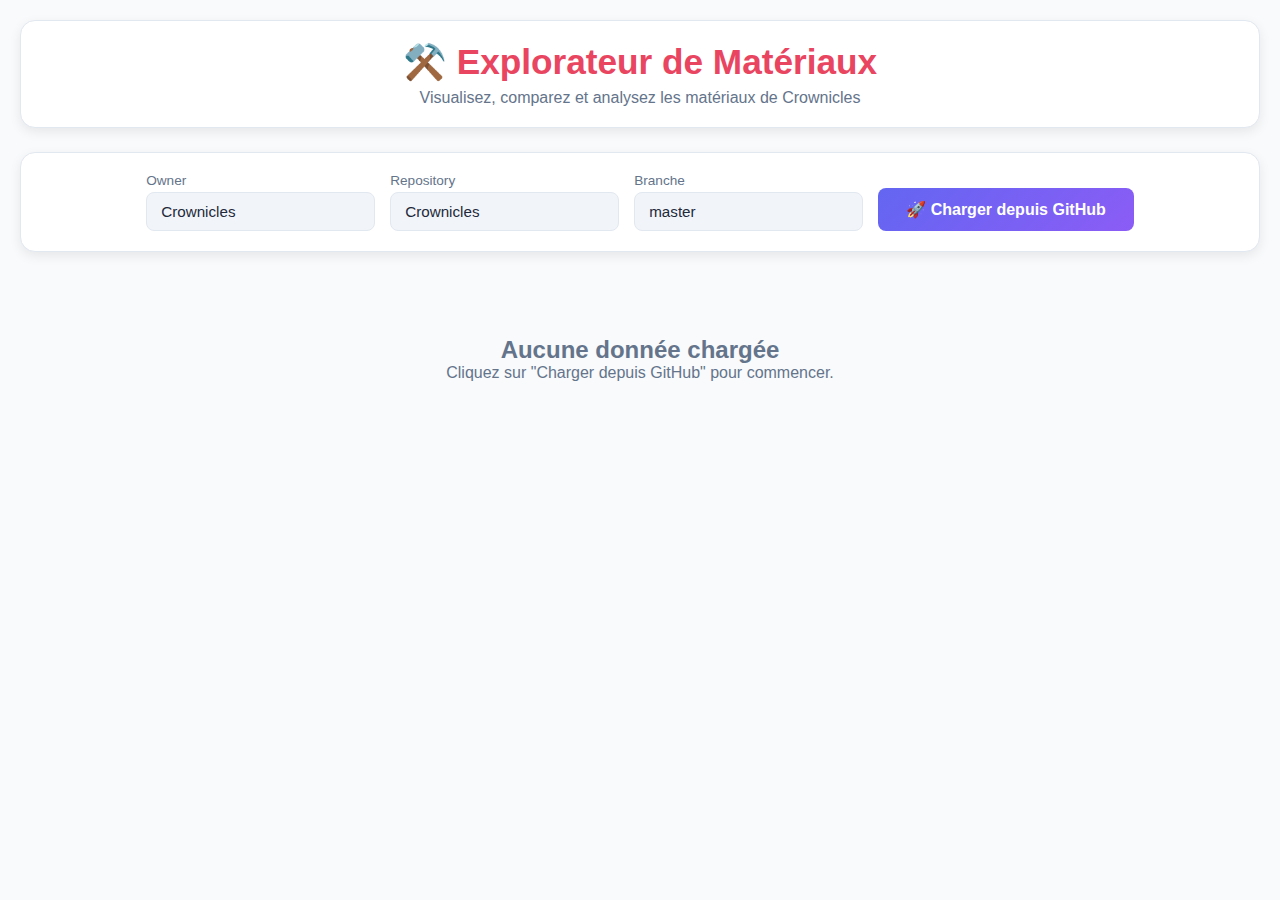
<file: generators/material-explorer.html>
<!DOCTYPE html>
<html lang="fr">
<head>
    <meta charset="UTF-8">
    <meta name="viewport" content="width=device-width, initial-scale=1.0">
    <title>Crownicles — Explorateur de Matériaux</title>
    <link rel="icon" href="data:image/svg+xml,<svg xmlns=%22http://www.w3.org/2000/svg%22 viewBox=%220 0 100 100%22><text y=%22.9em%22 font-size=%2290%22>⚒️</text></svg>">
    <style>
        :root {
            --bg-primary: #f8fafc;
            --bg-secondary: #ffffff;
            --bg-tertiary: #f1f5f9;
            --text-primary: #1e293b;
            --text-secondary: #64748b;
            --accent-primary: #e94560;
            --accent-secondary: #6366f1;
            --border-color: #e2e8f0;
            --success: #22c55e;
            --warning: #f59e0b;
            --info: #3b82f6;
            --shadow: rgba(0, 0, 0, 0.08);
        }

        * { margin: 0; padding: 0; box-sizing: border-box; }

        body {
            font-family: 'Segoe UI', Tahoma, Geneva, Verdana, sans-serif;
            background: var(--bg-primary);
            color: var(--text-primary);
            min-height: 100vh;
            padding: 20px;
        }

        .container { max-width: 1600px; margin: 0 auto; }

        header {
            text-align: center;
            margin-bottom: 24px;
            padding: 20px;
            background: var(--bg-secondary);
            border-radius: 15px;
            border: 1px solid var(--border-color);
            box-shadow: 0 4px 12px var(--shadow);
        }

        header h1 { color: var(--accent-primary); font-size: 2.2rem; margin-bottom: 6px; }
        header .subtitle { color: var(--text-secondary); font-size: 1rem; }

        /* GitHub loader */
        .github-section {
            display: flex; flex-wrap: wrap; gap: 15px;
            justify-content: center; align-items: flex-end;
            margin-bottom: 24px; padding: 20px;
            background: var(--bg-secondary);
            border-radius: 15px;
            border: 1px solid var(--border-color);
            box-shadow: 0 4px 12px var(--shadow);
        }
        .github-input-group { display: flex; flex-direction: column; gap: 4px; }
        .github-input-group label { color: var(--text-secondary); font-size: 0.85rem; font-weight: 500; }
        .github-input-group input {
            padding: 10px 14px; border: 1px solid var(--border-color);
            border-radius: 8px; background: var(--bg-tertiary);
            color: var(--text-primary); font-size: 0.95rem; min-width: 180px;
        }
        .github-input-group input:focus { outline: none; border-color: var(--accent-primary); }
        .github-load-btn {
            padding: 12px 28px;
            background: linear-gradient(135deg, #6366f1, #8b5cf6);
            color: white; border: none; border-radius: 8px;
            cursor: pointer; font-weight: 600; font-size: 1rem;
            transition: all 0.3s ease;
            display: flex; align-items: center; gap: 8px;
        }
        .github-load-btn:hover { transform: translateY(-2px); box-shadow: 0 5px 20px rgba(99,102,241,0.4); }
        .github-load-btn:disabled { opacity: 0.6; cursor: not-allowed; transform: none; }
        .loading-spinner {
            width: 18px; height: 18px;
            border: 2px solid rgba(255,255,255,0.3);
            border-top-color: white; border-radius: 50%;
            animation: spin 0.8s linear infinite; display: none;
        }
        @keyframes spin { to { transform: rotate(360deg); } }
        .github-status {
            width: 100%; text-align: center; padding: 10px;
            border-radius: 8px; font-size: 0.9rem; display: none;
        }
        .github-status.error { background: rgba(239,68,68,0.15); color: #ef4444; display: block; }
        .github-status.success { background: rgba(74,222,128,0.15); color: var(--success); display: block; }
        .github-status.loading { background: rgba(96,165,250,0.15); color: var(--info); display: block; }

        /* Stats bar */
        .stats-bar {
            display: flex; flex-wrap: wrap; gap: 14px;
            justify-content: center; margin-bottom: 24px;
        }
        .stat-card {
            background: var(--bg-secondary); padding: 14px 22px;
            border-radius: 12px; border: 1px solid var(--border-color);
            text-align: center; box-shadow: 0 2px 8px var(--shadow);
        }
        .stat-value { font-size: 1.6rem; font-weight: 700; }
        .stat-label { font-size: 0.82rem; color: var(--text-secondary); margin-top: 2px; }

        /* Tabs */
        .tabs {
            display: flex; gap: 8px; margin-bottom: 20px;
            flex-wrap: wrap; justify-content: center;
        }
        .tab-btn {
            padding: 10px 22px; border: 1px solid var(--border-color);
            border-radius: 10px; background: var(--bg-secondary);
            cursor: pointer; font-weight: 600; font-size: 0.95rem;
            transition: all 0.2s; color: var(--text-secondary);
        }
        .tab-btn:hover { border-color: var(--accent-secondary); color: var(--accent-secondary); }
        .tab-btn.active {
            background: var(--accent-secondary); color: white;
            border-color: var(--accent-secondary);
        }
        .tab-content { display: none; }
        .tab-content.active { display: block; }

        /* Filters */
        .filters {
            display: flex; flex-wrap: wrap; gap: 10px;
            margin-bottom: 20px; align-items: center;
            padding: 16px;
            background: var(--bg-secondary);
            border-radius: 12px;
            border: 1px solid var(--border-color);
        }
        .filters input[type="text"] {
            padding: 8px 14px; border: 1px solid var(--border-color);
            border-radius: 8px; font-size: 0.9rem; min-width: 250px;
            background: var(--bg-tertiary);
        }
        .filter-chip {
            padding: 6px 14px; border-radius: 20px;
            border: 1px solid var(--border-color);
            cursor: pointer; font-size: 0.85rem;
            background: var(--bg-secondary);
            transition: all 0.2s;
            user-select: none;
        }
        .filter-chip:hover { border-color: var(--accent-secondary); }
        .filter-chip.active { background: var(--accent-secondary); color: white; border-color: var(--accent-secondary); }

        /* Material cards */
        .materials-grid {
            display: grid;
            grid-template-columns: repeat(auto-fill, minmax(380px, 1fr));
            gap: 16px;
        }
        .material-card {
            background: var(--bg-secondary);
            border-radius: 12px;
            border: 1px solid var(--border-color);
            box-shadow: 0 2px 8px var(--shadow);
            overflow: hidden;
            transition: transform 0.2s, box-shadow 0.2s;
        }
        .material-card:hover { transform: translateY(-2px); box-shadow: 0 6px 20px var(--shadow); }
        .material-card-header {
            padding: 14px 18px;
            display: flex; justify-content: space-between; align-items: center;
            border-bottom: 1px solid var(--border-color);
        }
        .material-name { font-weight: 700; font-size: 1.1rem; }
        .material-id { color: var(--text-secondary); font-size: 0.8rem; }
        .material-card-body { padding: 14px 18px; }
        .material-badges { display: flex; gap: 6px; flex-wrap: wrap; margin-bottom: 10px; }
        .badge {
            padding: 3px 10px; border-radius: 12px; font-size: 0.78rem; font-weight: 600;
        }
        .badge-rarity-1 { background: #d1d5db; color: #374151; }
        .badge-rarity-2 { background: #a3e635; color: #365314; }
        .badge-rarity-3 { background: #fb923c; color: #7c2d12; }

        .usage-section { margin-top: 8px; }
        .usage-title { font-size: 0.85rem; font-weight: 600; color: var(--text-secondary); margin-bottom: 4px; }
        .usage-list { list-style: none; padding: 0; }
        .usage-list li {
            padding: 4px 0; font-size: 0.88rem;
            border-bottom: 1px solid var(--bg-tertiary);
        }
        .usage-list li:last-child { border-bottom: none; }
        .usage-empty { font-style: italic; color: var(--text-secondary); font-size: 0.85rem; }

        /* Compare panel */
        .compare-panel {
            background: var(--bg-secondary);
            border-radius: 15px;
            border: 1px solid var(--border-color);
            box-shadow: 0 4px 12px var(--shadow);
            padding: 20px;
        }
        .compare-header {
            display: flex; justify-content: space-between; align-items: center;
            margin-bottom: 16px;
        }
        .compare-header h3 { color: var(--accent-secondary); }
        .compare-select {
            padding: 8px 14px; border: 1px solid var(--border-color);
            border-radius: 8px; font-size: 0.9rem;
            background: var(--bg-tertiary); min-width: 250px;
        }
        .compare-grid {
            display: grid;
            grid-template-columns: repeat(auto-fill, minmax(320px, 1fr));
            gap: 16px;
        }
        .compare-card {
            background: var(--bg-tertiary);
            border-radius: 10px;
            padding: 16px;
            border: 2px solid transparent;
            transition: border-color 0.2s;
        }
        .compare-card.highlighted { border-color: var(--accent-primary); }
        .compare-card-title { font-weight: 700; font-size: 1.05rem; margin-bottom: 8px; }
        .compare-stat { display: flex; justify-content: space-between; padding: 4px 0; font-size: 0.88rem; }
        .compare-stat-label { color: var(--text-secondary); }
        .compare-stat-bar {
            height: 6px; border-radius: 3px; background: var(--bg-primary);
            margin-top: 4px; overflow: hidden;
        }
        .compare-stat-fill { height: 100%; border-radius: 3px; transition: width 0.3s; }

        /* Source table */
        .source-table {
            width: 100%; border-collapse: separate; border-spacing: 0;
            border-radius: 12px; overflow: hidden;
            border: 1px solid var(--border-color);
        }
        .source-table th {
            background: var(--accent-secondary); color: white;
            padding: 12px 16px; text-align: left; font-size: 0.9rem;
        }
        .source-table td {
            padding: 10px 16px; border-bottom: 1px solid var(--border-color);
            font-size: 0.88rem;
        }
        .source-table tr:nth-child(even) td { background: var(--bg-tertiary); }
        .source-table tr:hover td { background: #e0e7ff; }

        .hidden { display: none; }
        #noData { text-align: center; padding: 60px; color: var(--text-secondary); }

        .type-emoji {
            display: inline-block; min-width: 24px; text-align: center;
        }
    </style>
</head>
<body>
    <div class="container">
        <header>
            <h1>⚒️ Explorateur de Matériaux</h1>
            <p class="subtitle">Visualisez, comparez et analysez les matériaux de Crownicles</p>
        </header>

        <div class="github-section">
            <div class="github-input-group">
                <label>Owner</label>
                <input type="text" id="repoOwner" value="Crownicles" placeholder="Owner">
            </div>
            <div class="github-input-group">
                <label>Repository</label>
                <input type="text" id="repoName" value="Crownicles" placeholder="Repo">
            </div>
            <div class="github-input-group">
                <label>Branche</label>
                <input type="text" id="branchName" value="master" placeholder="Branche">
            </div>
            <button class="github-load-btn" id="loadBtn" onclick="loadFromGithub()">
                <span class="loading-spinner" id="loadingSpinner"></span>
                <span id="loadBtnText">🚀 Charger depuis GitHub</span>
            </button>
            <div class="github-status" id="githubStatus"></div>
        </div>

        <div id="noData">
            <h2>Aucune donnée chargée</h2>
            <p>Cliquez sur "Charger depuis GitHub" pour commencer.</p>
        </div>

        <div id="mainContent" class="hidden">
            <div id="statsBar" class="stats-bar"></div>

            <div class="tabs">
                <button class="tab-btn active" onclick="switchTab('catalog')">📋 Catalogue</button>
                <button class="tab-btn" onclick="switchTab('compare')">⚖️ Comparer</button>
                <button class="tab-btn" onclick="switchTab('sources')">🌿 Sources</button>
                <button class="tab-btn" onclick="switchTab('upgrades')">🔨 Upgrades</button>
            </div>

            <!-- Catalog tab -->
            <div class="tab-content active" id="tab-catalog">
                <div class="filters">
                    <input type="text" id="materialSearch" placeholder="🔍 Rechercher un matériau..." oninput="filterMaterials()">
                    <div id="typeFilters"></div>
                    <div id="rarityFilters"></div>
                </div>
                <div class="materials-grid" id="materialsGrid"></div>
            </div>

            <!-- Compare tab -->
            <div class="tab-content" id="tab-compare">
                <div class="compare-panel">
                    <div class="compare-header">
                        <h3>⚖️ Comparer des matériaux</h3>
                        <div>
                            <select class="compare-select" id="compareSelect" multiple size="6"></select>
                            <p style="font-size:0.8rem;color:var(--text-secondary);margin-top:4px;">Ctrl+Click pour sélectionner plusieurs matériaux</p>
                        </div>
                    </div>
                    <button class="github-load-btn" style="margin-bottom:16px" onclick="renderCompare()">Comparer la sélection</button>
                    <div class="compare-grid" id="compareGrid"></div>
                </div>
            </div>

            <!-- Sources tab -->
            <div class="tab-content" id="tab-sources">
                <h3 style="margin-bottom:16px;color:var(--accent-secondary);">🌿 Sources d'obtention des matériaux</h3>
                <table class="source-table" id="sourceTable">
                    <thead>
                        <tr>
                            <th>Matériau</th>
                            <th>Type</th>
                            <th>Rareté</th>
                            <th>Compost (plante)</th>
                            <th>Craft (recette)</th>
                        </tr>
                    </thead>
                    <tbody id="sourceTableBody"></tbody>
                </table>
            </div>

            <!-- Upgrades tab -->
            <div class="tab-content" id="tab-upgrades">
                <h3 style="margin-bottom:16px;color:var(--accent-secondary);">🔨 Utilisation dans les upgrades d'items</h3>
                <p style="margin-bottom:16px;color:var(--text-secondary);">Chaque item utilise des matériaux du même type pour ses upgrades (niveaux 1-5). La sélection est pseudo-aléatoire par item+niveau. Cliquez sur "▶" pour voir les détails par matériau.</p>
                <div id="upgradesContent"></div>
            </div>
        </div>
    </div>

    <script>
        // ========================
        // CONSTANTS
        // ========================
        const MATERIAL_TYPE_EMOJI = {
            metal: '⚙️', alloy: '🔩', nature: '🌿', spiritual: '✨',
            magic: '🔮', leather: '🧶', rope: '🪢', poison: '☠️',
            explosive: '💥', wood: '🪵'
        };

        const MATERIAL_TYPE_LABEL = {
            metal: 'Métal', alloy: 'Alliage', nature: 'Nature', spiritual: 'Spirituel',
            magic: 'Magie', leather: 'Cuir', rope: 'Corde', poison: 'Poison',
            explosive: 'Explosif', wood: 'Bois'
        };

        const MATERIAL_RARITY_NAMES = { 1: 'Commun', 2: 'Peu commun', 3: 'Rare' };
        const MATERIAL_RARITY_CSS = { 1: 'badge-rarity-1', 2: 'badge-rarity-2', 3: 'badge-rarity-3' };
        const MATERIAL_RARITY_COLORS = { 1: '#6b7280', 2: '#84cc16', 3: '#f97316' };

        // ========================
        // ITEM RARITY ENUM (mirrors ItemRarity)
        // ========================
        const ITEM_RARITY = {
            BASIC: 0, COMMON: 1, UNCOMMON: 2, EXOTIC: 3,
            RARE: 4, SPECIAL: 5, EPIC: 6, LEGENDARY: 7, MYTHICAL: 8
        };

        const ITEM_RARITY_NAMES = {
            0: 'Basique', 1: 'Commun', 2: 'Peu commun', 3: 'Exotique',
            4: 'Rare', 5: 'Spécial', 6: 'Épique', 7: 'Légendaire', 8: 'Mythique'
        };

        // UPGRADE_MATERIALS_PER_ITEM_RARITY_AND_LEVEL[itemRarity][level][materialRarity] = count
        // materialRarity: 1=Common, 2=Uncommon, 3=Rare
        const UPGRADE_TABLE = {
            0: { 1: {1:0,2:0,3:0}, 2: {1:0,2:0,3:0}, 3: {1:0,2:0,3:0}, 4: {1:0,2:0,3:0}, 5: {1:0,2:0,3:0} },
            1: { 1: {1:2,2:0,3:0}, 2: {1:3,2:0,3:0}, 3: {1:4,2:0,3:0}, 4: {1:5,2:0,3:0}, 5: {1:6,2:0,3:0} },
            2: { 1: {1:2,2:0,3:0}, 2: {1:4,2:0,3:0}, 3: {1:5,2:1,3:0}, 4: {1:6,2:2,3:0}, 5: {1:6,2:4,3:0} },
            3: { 1: {1:3,2:0,3:0}, 2: {1:4,2:1,3:0}, 3: {1:5,2:3,3:0}, 4: {1:6,2:5,3:0}, 5: {1:8,2:5,3:1} },
            4: { 1: {1:5,2:0,3:0}, 2: {1:6,2:2,3:0}, 3: {1:7,2:3,3:1}, 4: {1:8,2:4,3:2}, 5: {1:9,2:5,3:3} },
            5: { 1: {1:8,2:2,3:0}, 2: {1:9,2:4,3:1}, 3: {1:10,2:5,3:2}, 4: {1:11,2:6,3:3}, 5: {1:12,2:7,3:5} },
            6: { 1: {1:8,2:2,3:3}, 2: {1:9,2:4,3:5}, 3: {1:10,2:5,3:7}, 4: {1:11,2:6,3:9}, 5: {1:12,2:7,3:12} },
            7: { 1: {1:10,2:5,3:5}, 2: {1:15,2:10,3:8}, 3: {1:20,2:15,3:12}, 4: {1:25,2:20,3:15}, 5: {1:30,2:25,3:20} },
            8: { 1: {1:15,2:10,3:10}, 2: {1:20,2:15,3:15}, 3: {1:25,2:20,3:20}, 4: {1:30,2:25,3:25}, 5: {1:40,2:30,3:30} }
        };

        // ========================
        // STATE
        // ========================
        let materials = {};
        let translations = {};
        let recipes = [];
        let weapons = []; // Full weapon data: [{id, rarity, type}, ...]
        let armors = [];  // Full armor data: [{id, rarity, type}, ...]
        let plantData = null;
        let activeTypeFilter = null;
        let activeRarityFilter = null;
        let showUnusedOnly = false;

        // Plant compost data (hardcoded from PlantConstants.ts since it's TypeScript)
        const PLANT_COMPOST = {
            1: { name: 'Herbe commune', materials: [52, 54, 37] },
            2: { name: 'Trèfle doré', materials: [43, 59, 25] },
            3: { name: 'Mousse lunaire', materials: [53, 30, 89] },
            4: { name: 'Racine de fer', materials: [70, 41, 81] },
            5: { name: 'Champignon nocturne', materials: [55, 66, 36] },
            6: { name: 'Feuille venimeuse', materials: [10, 17, 38] },
            7: { name: 'Bulbe de feu', materials: [35, 82, 44] },
            8: { name: 'Plante carnée', materials: [42, 48, 26] },
            9: { name: 'Fleur de cristal', materials: [34, 67, 69] },
            10: { name: 'Arbre ancien', materials: [84, 31, 18] }
        };

        // ========================
        // DATA LOADING
        // ========================
        function updateStatus(msg, type) {
            const el = document.getElementById('githubStatus');
            el.textContent = msg;
            el.className = 'github-status ' + type;
        }

        async function fetchRaw(owner, repo, branch, path) {
            const url = `https://raw.githubusercontent.com/${encodeURIComponent(owner)}/${encodeURIComponent(repo)}/${encodeURIComponent(branch)}/${path}`;
            const resp = await fetch(url);
            if (!resp.ok) throw new Error(`${path}: ${resp.status} ${resp.statusText}`);
            return resp.json();
        }

        async function fetchDirListing(owner, repo, branch, dirPath) {
            const url = `https://api.github.com/repos/${encodeURIComponent(owner)}/${encodeURIComponent(repo)}/contents/${dirPath}?ref=${encodeURIComponent(branch)}`;
            const resp = await fetch(url);
            if (!resp.ok) throw new Error(`Listing ${dirPath}: ${resp.status} ${resp.statusText}`);
            const entries = await resp.json();
            return entries.filter(e => e.type === 'file' && e.name.endsWith('.json')).map(e => e.name);
        }

        async function loadFromGithub() {
            const owner = document.getElementById('repoOwner').value.trim();
            const repo = document.getElementById('repoName').value.trim();
            const branch = document.getElementById('branchName').value.trim();

            if (!owner || !repo || !branch) {
                updateStatus('⚠️ Remplissez tous les champs', 'error');
                return;
            }

            const btn = document.getElementById('loadBtn');
            const spinner = document.getElementById('loadingSpinner');
            const btnText = document.getElementById('loadBtnText');
            btn.disabled = true;
            spinner.style.display = 'block';
            btnText.textContent = 'Chargement...';

            try {
                // Load materials (90 files)
                updateStatus('📡 Chargement des matériaux...', 'loading');
                const materialFiles = await fetchDirListing(owner, repo, branch, 'Core/resources/materials');
                materials = {};
                const batchSize = 15;
                for (let i = 0; i < materialFiles.length; i += batchSize) {
                    const batch = materialFiles.slice(i, i + batchSize);
                    const results = await Promise.all(
                        batch.map(fileName => {
                            const id = parseInt(fileName.replace('.json', ''));
                            return fetchRaw(owner, repo, branch, `Core/resources/materials/${fileName}`)
                                .then(data => ({ id, ...data }))
                                .catch(() => null);
                        })
                    );
                    for (const r of results) {
                        if (r) materials[r.id] = { rarity: r.rarity, type: r.type };
                    }
                    updateStatus(`📡 Matériaux: ${Math.min(i + batchSize, materialFiles.length)}/${materialFiles.length}...`, 'loading');
                }

                // Load translations
                updateStatus('📡 Chargement des traductions...', 'loading');
                translations = await fetchRaw(owner, repo, branch, 'Lang/fr/models.json');

                // Load recipes
                updateStatus('📡 Chargement des recettes...', 'loading');
                const recipeFiles = await fetchDirListing(owner, repo, branch, 'Core/resources/cooking/recipes');
                recipes = [];
                for (let i = 0; i < recipeFiles.length; i += batchSize) {
                    const batch = recipeFiles.slice(i, i + batchSize);
                    const results = await Promise.all(
                        batch.map(fileName =>
                            fetchRaw(owner, repo, branch, `Core/resources/cooking/recipes/${fileName}`)
                                .then(data => ({ id: fileName.replace('.json', ''), ...data }))
                                .catch(() => null)
                        )
                    );
                    for (const r of results) {
                        if (r) recipes.push(r);
                    }
                    updateStatus(`📡 Recettes: ${Math.min(i + batchSize, recipeFiles.length)}/${recipeFiles.length}...`, 'loading');
                }

                // Load weapons and armors (full data for upgrade computation)
                updateStatus('📡 Chargement des armes...', 'loading');
                const weaponFiles = await fetchDirListing(owner, repo, branch, 'Core/resources/weapons');
                weapons = [];
                for (let i = 0; i < weaponFiles.length; i += batchSize) {
                    const batch = weaponFiles.slice(i, i + batchSize);
                    const results = await Promise.all(
                        batch.map(fileName =>
                            fetchRaw(owner, repo, branch, `Core/resources/weapons/${fileName}`)
                                .then(data => ({ id: parseInt(fileName.replace('.json', '')), rarity: data.rarity, type: data.type }))
                                .catch(() => null)
                        )
                    );
                    for (const r of results) {
                        if (r) weapons.push(r);
                    }
                }

                updateStatus('📡 Chargement des armures...', 'loading');
                const armorFiles = await fetchDirListing(owner, repo, branch, 'Core/resources/armors');
                armors = [];
                for (let i = 0; i < armorFiles.length; i += batchSize) {
                    const batch = armorFiles.slice(i, i + batchSize);
                    const results = await Promise.all(
                        batch.map(fileName =>
                            fetchRaw(owner, repo, branch, `Core/resources/armors/${fileName}`)
                                .then(data => ({ id: parseInt(fileName.replace('.json', '')), rarity: data.rarity, type: data.type }))
                                .catch(() => null)
                        )
                    );
                    for (const r of results) {
                        if (r) armors.push(r);
                    }
                }

                // Build itemTypeStats for backward compat
                const weaponTypes = {};
                for (const w of weapons) { if (w.type) weaponTypes[w.type] = (weaponTypes[w.type] || 0) + 1; }
                const armorTypes = {};
                for (const a of armors) { if (a.type) armorTypes[a.type] = (armorTypes[a.type] || 0) + 1; }

                // Store item type mappings for upgrades tab
                window.itemTypeStats = { weapons: weaponTypes, armors: armorTypes };

                // Update plant names from translations
                if (translations.plants) {
                    for (const [id, name] of Object.entries(translations.plants)) {
                        if (PLANT_COMPOST[parseInt(id)]) {
                            PLANT_COMPOST[parseInt(id)].name = name;
                        }
                    }
                }

                const totalMats = Object.keys(materials).length;
                updateStatus(`✅ Chargé: ${totalMats} matériaux, ${recipes.length} recettes, ${weapons.length} armes, ${armors.length} armures`, 'success');
                buildUsageIndex();
                buildUpgradeIndex();
                renderAll();
            } catch (err) {
                updateStatus(`❌ Erreur: ${err.message}`, 'error');
            } finally {
                btn.disabled = false;
                spinner.style.display = 'none';
                btnText.textContent = '🚀 Charger depuis GitHub';
            }
        }

        // ========================
        // USAGE INDEX
        // ========================
        let usageIndex = {}; // materialId -> { usedInRecipes: [], producedByRecipes: [], compostFrom: [] }

        function buildUsageIndex() {
            usageIndex = {};
            for (const id of Object.keys(materials)) {
                usageIndex[id] = { usedInRecipes: [], producedByRecipes: [], compostFrom: [] };
            }

            // Recipes: consumed as ingredient
            for (const recipe of recipes) {
                if (recipe.materials) {
                    for (const mat of recipe.materials) {
                        if (usageIndex[mat.materialId]) {
                            usageIndex[mat.materialId].usedInRecipes.push({
                                recipeId: recipe.id,
                                quantity: mat.quantity,
                                outputType: recipe.outputType
                            });
                        }
                    }
                }
                // Recipes: produced as output
                if (recipe.outputType === 'material' && recipe.outputMaterialId) {
                    if (usageIndex[recipe.outputMaterialId]) {
                        usageIndex[recipe.outputMaterialId].producedByRecipes.push({
                            recipeId: recipe.id,
                            quantity: recipe.outputMaterialQuantity || 1
                        });
                    }
                }
            }

            // Compost
            for (const [plantId, plantInfo] of Object.entries(PLANT_COMPOST)) {
                for (const matId of plantInfo.materials) {
                    if (usageIndex[matId]) {
                        usageIndex[matId].compostFrom.push({
                            plantId: parseInt(plantId),
                            plantName: plantInfo.name
                        });
                    }
                }
            }
        }

        // ========================
        // UPGRADE INDEX (reproduces Core/src/data/MainItem.ts getUpgradeMaterials)
        // ========================
        let upgradeIndex = {}; // materialId -> [ { itemId, category, level } ]

        function buildUpgradeIndex() {
            upgradeIndex = {};
            for (const id of Object.keys(materials)) {
                upgradeIndex[id] = [];
            }

            // Group materials by type, then filter by rarity
            const materialsByType = {};
            for (const [id, mat] of Object.entries(materials)) {
                if (!materialsByType[mat.type]) materialsByType[mat.type] = [];
                materialsByType[mat.type].push({ id: parseInt(id), rarity: mat.rarity });
            }
            // Sort each group by id for deterministic order (matches server DataController ordering)
            for (const type in materialsByType) {
                materialsByType[type].sort((a, b) => a.id - b.id);
            }

            // Process all items (weapons + armors)
            const allItems = [
                ...weapons.map(w => ({ ...w, category: 'weapon' })),
                ...armors.map(a => ({ ...a, category: 'armor' }))
            ];

            for (const item of allItems) {
                const upgradeTableForRarity = UPGRADE_TABLE[item.rarity];
                if (!upgradeTableForRarity) continue;

                const typeMaterials = materialsByType[item.type];
                if (!typeMaterials || typeMaterials.length === 0) continue;

                for (let level = 1; level <= 5; level++) {
                    const counts = upgradeTableForRarity[level];
                    if (!counts) continue;

                    const seed = (item.id << 4) | level;

                    // For each material rarity (1, 2, 3)
                    for (const matRarityStr of Object.keys(counts)) {
                        const matRarity = parseInt(matRarityStr);
                        const count = counts[matRarity];
                        if (count <= 0) continue;

                        const filtered = typeMaterials.filter(m => m.rarity === matRarity);
                        if (filtered.length === 0) continue;

                        for (let i = 0; i < count; i++) {
                            // Reproduce the pseudo-random: ((seed + i + materialRarity << 6) * 2654435761) % length
                            // JS precedence: << is lower than +, so it's ((seed + i + matRarity) << 6)
                            const index = Math.abs(((seed + i + matRarity << 6) * 2654435761) % filtered.length);
                            const selectedMat = filtered[index];

                            if (upgradeIndex[selectedMat.id]) {
                                // Check if this item+level combo already recorded (can have duplicates = multiple units needed)
                                const existing = upgradeIndex[selectedMat.id].find(
                                    e => e.itemId === item.id && e.category === item.category && e.level === level
                                );
                                if (existing) {
                                    existing.quantity++;
                                } else {
                                    upgradeIndex[selectedMat.id].push({
                                        itemId: item.id,
                                        category: item.category,
                                        level,
                                        quantity: 1
                                    });
                                }
                            }
                        }
                    }
                }
            }
        }

        // ========================
        // HELPERS
        // ========================
        function getMaterialName(id) {
            return translations.materials?.[String(id)] || `Matériau #${id}`;
        }

        function getRecipeName(recipeId) {
            return translations.cooking?.recipes?.[recipeId] || recipeId;
        }

        function getItemName(itemId, category) {
            const key = category === 'weapon' ? 'weapons' : 'armors';
            return translations[key]?.[String(itemId)] || `${category === 'weapon' ? 'Arme' : 'Armure'} #${itemId}`;
        }

        function isUnused(id) {
            const usage = usageIndex[id] || { usedInRecipes: [], producedByRecipes: [], compostFrom: [] };
            const upgrades = upgradeIndex[id] || [];
            return usage.usedInRecipes.length === 0
                && usage.producedByRecipes.length === 0
                && usage.compostFrom.length === 0
                && upgrades.length === 0;
        }

        function getMaterialInfo(id) {
            const m = materials[id];
            if (!m) return null;
            return {
                id,
                name: getMaterialName(id),
                type: m.type,
                rarity: m.rarity,
                typeEmoji: MATERIAL_TYPE_EMOJI[m.type] || '❓',
                typeLabel: MATERIAL_TYPE_LABEL[m.type] || m.type,
                rarityName: MATERIAL_RARITY_NAMES[m.rarity] || '?',
                rarityCss: MATERIAL_RARITY_CSS[m.rarity] || '',
                usage: usageIndex[id] || { usedInRecipes: [], producedByRecipes: [], compostFrom: [] },
                upgrades: upgradeIndex[id] || []
            };
        }

        // ========================
        // RENDERING
        // ========================
        function renderAll() {
            document.getElementById('mainContent').classList.remove('hidden');
            document.getElementById('noData').classList.add('hidden');
            renderStats();
            renderFilters();
            renderMaterialsGrid();
            renderCompareSelect();
            renderSourcesTable();
            renderUpgradesTab();
        }

        function renderStats() {
            const matCount = Object.keys(materials).length;
            const types = new Set(Object.values(materials).map(m => m.type));
            const recipeCount = recipes.length;
            const craftRecipes = recipes.filter(r => r.outputType === 'material').length;
            const usedInRecipeCount = Object.values(usageIndex).filter(u => u.usedInRecipes.length > 0).length;
            const usedInUpgradeCount = Object.keys(upgradeIndex).filter(id => upgradeIndex[id].length > 0).length;
            const unusedCount = Object.keys(materials).filter(id => isUnused(id)).length;

            document.getElementById('statsBar').innerHTML = `
                <div class="stat-card"><div class="stat-value">${matCount}</div><div class="stat-label">Matériaux</div></div>
                <div class="stat-card"><div class="stat-value">${types.size}</div><div class="stat-label">Types</div></div>
                <div class="stat-card"><div class="stat-value">${recipeCount}</div><div class="stat-label">Recettes</div></div>
                <div class="stat-card"><div class="stat-value" style="color:#047857">⚒️ ${craftRecipes}</div><div class="stat-label">Crafts matériaux</div></div>
                <div class="stat-card"><div class="stat-value" style="color:var(--info)">${usedInRecipeCount}</div><div class="stat-label">Utilisés en recette</div></div>
                <div class="stat-card"><div class="stat-value" style="color:var(--accent-secondary)">${usedInUpgradeCount}</div><div class="stat-label">Utilisés en upgrade</div></div>
                <div class="stat-card"><div class="stat-value" style="color:var(--accent-primary)">${unusedCount}</div><div class="stat-label">Sans utilisation</div></div>
            `;
        }

        function renderFilters() {
            // Type filters
            const typeContainer = document.getElementById('typeFilters');
            typeContainer.innerHTML = '';
            const types = [...new Set(Object.values(materials).map(m => m.type))].sort();
            for (const type of types) {
                const chip = document.createElement('span');
                chip.className = 'filter-chip';
                chip.textContent = `${MATERIAL_TYPE_EMOJI[type] || ''} ${MATERIAL_TYPE_LABEL[type] || type}`;
                chip.onclick = () => {
                    if (activeTypeFilter === type) {
                        activeTypeFilter = null;
                        chip.classList.remove('active');
                    } else {
                        activeTypeFilter = type;
                        typeContainer.querySelectorAll('.filter-chip').forEach(c => c.classList.remove('active'));
                        chip.classList.add('active');
                    }
                    filterMaterials();
                };
                typeContainer.appendChild(chip);
            }

            // Rarity filters
            const rarityContainer = document.getElementById('rarityFilters');
            rarityContainer.innerHTML = '';
            for (const [rarity, name] of Object.entries(MATERIAL_RARITY_NAMES)) {
                const chip = document.createElement('span');
                chip.className = 'filter-chip';
                chip.textContent = name;
                chip.style.borderColor = MATERIAL_RARITY_COLORS[rarity];
                chip.onclick = () => {
                    const r = parseInt(rarity);
                    if (activeRarityFilter === r) {
                        activeRarityFilter = null;
                        chip.classList.remove('active');
                    } else {
                        activeRarityFilter = r;
                        rarityContainer.querySelectorAll('.filter-chip').forEach(c => c.classList.remove('active'));
                        chip.classList.add('active');
                    }
                    filterMaterials();
                };
                rarityContainer.appendChild(chip);
            }

            // Unused filter
            const unusedChip = document.createElement('span');
            unusedChip.className = 'filter-chip';
            unusedChip.id = 'unusedFilterChip';
            unusedChip.textContent = '⚠️ Sans utilisation';
            unusedChip.style.borderColor = '#ef4444';
            unusedChip.onclick = () => {
                showUnusedOnly = !showUnusedOnly;
                unusedChip.classList.toggle('active');
                filterMaterials();
            };
            rarityContainer.appendChild(unusedChip);
        }

        function filterMaterials() {
            const search = document.getElementById('materialSearch').value.toLowerCase();
            const grid = document.getElementById('materialsGrid');
            grid.innerHTML = '';

            const sortedIds = Object.keys(materials).map(Number).sort((a, b) => a - b);

            for (const id of sortedIds) {
                const info = getMaterialInfo(id);
                if (!info) continue;

                if (activeTypeFilter && info.type !== activeTypeFilter) continue;
                if (activeRarityFilter && info.rarity !== activeRarityFilter) continue;
                if (showUnusedOnly && !isUnused(id)) continue;
                if (search && !info.name.toLowerCase().includes(search) && !String(id).includes(search)) continue;

                grid.innerHTML += buildMaterialCard(info);
            }
        }

        function renderMaterialsGrid() {
            filterMaterials();
        }

        function buildMaterialCard(info) {
            const usage = info.usage;
            const upgrades = info.upgrades;
            const unused = isUnused(info.id);
            let usageHtml = '';

            // Compost sources
            if (usage.compostFrom.length > 0) {
                usageHtml += `<div class="usage-section">
                    <div class="usage-title">🌿 Obtenu par compostage :</div>
                    <ul class="usage-list">${usage.compostFrom.map(c =>
                        `<li>🪴 ${c.plantName}</li>`
                    ).join('')}</ul></div>`;
            }

            // Produced by recipes
            if (usage.producedByRecipes.length > 0) {
                usageHtml += `<div class="usage-section">
                    <div class="usage-title">🍳 Produit par recette :</div>
                    <ul class="usage-list">${usage.producedByRecipes.map(r =>
                        `<li>📖 ${getRecipeName(r.recipeId)} (×${r.quantity})</li>`
                    ).join('')}</ul></div>`;
            }

            // Used in recipes
            if (usage.usedInRecipes.length > 0) {
                usageHtml += `<div class="usage-section">
                    <div class="usage-title">📋 Utilisé dans ${usage.usedInRecipes.length} recette(s) :</div>
                    <ul class="usage-list">${usage.usedInRecipes.map(r =>
                        `<li>${r.outputType === 'potion' ? '🧪' : r.outputType === 'petFood' ? '🍖' : '⚒️'} ${getRecipeName(r.recipeId)} (×${r.quantity})</li>`
                    ).join('')}</ul></div>`;
            }

            // Used in upgrades
            if (upgrades.length > 0) {
                // Group by category then show top items (limit to avoid huge cards)
                const weaponUpgrades = upgrades.filter(u => u.category === 'weapon');
                const armorUpgrades = upgrades.filter(u => u.category === 'armor');

                const formatUpgradeList = (list, emoji, maxShow) => {
                    const sorted = [...list].sort((a, b) => a.level - b.level || a.itemId - b.itemId);
                    const shown = sorted.slice(0, maxShow);
                    const remaining = sorted.length - maxShow;
                    let html = shown.map(u =>
                        `<li>${emoji} ${getItemName(u.itemId, u.category)} <span style="color:var(--text-secondary)">(niv.${u.level}, ×${u.quantity})</span></li>`
                    ).join('');
                    if (remaining > 0) {
                        html += `<li style="color:var(--text-secondary);font-style:italic">... et ${remaining} autre(s)</li>`;
                    }
                    return html;
                };

                usageHtml += `<div class="usage-section">
                    <div class="usage-title">🔨 Upgrade de ${upgrades.length} item(s) :</div>
                    <ul class="usage-list">`;

                if (weaponUpgrades.length > 0) {
                    usageHtml += formatUpgradeList(weaponUpgrades, '🗡️', 5);
                }
                if (armorUpgrades.length > 0) {
                    usageHtml += formatUpgradeList(armorUpgrades, '🛡️', 5);
                }

                usageHtml += `</ul></div>`;
            }

            // No usage at all
            if (!usageHtml) {
                usageHtml = `<p class="usage-empty" style="color:#ef4444;font-weight:600">⚠️ Aucune utilisation connue</p>`;
            }

            const unusedBorder = unused ? 'border-color: #ef4444; border-width: 2px;' : '';
            const unusedBadge = unused ? '<span class="badge" style="background:#fef2f2;color:#ef4444;border:1px solid #fecaca">⚠️ Inutilisé</span>' : '';

            return `
                <div class="material-card" style="${unusedBorder}">
                    <div class="material-card-header">
                        <div>
                            <span class="type-emoji">${info.typeEmoji}</span>
                            <span class="material-name">${info.name}</span>
                            <span class="material-id">#${info.id}</span>
                        </div>
                    </div>
                    <div class="material-card-body">
                        <div class="material-badges">
                            <span class="badge ${info.rarityCss}">${info.rarityName}</span>
                            <span class="badge" style="background:#e0e7ff;color:#4338ca">${info.typeLabel}</span>
                            ${unusedBadge}
                        </div>
                        ${usageHtml}
                    </div>
                </div>
            `;
        }

        // ========================
        // COMPARE TAB
        // ========================
        function renderCompareSelect() {
            const select = document.getElementById('compareSelect');
            select.innerHTML = '';
            const sortedIds = Object.keys(materials).map(Number).sort((a, b) => a - b);
            for (const id of sortedIds) {
                const option = document.createElement('option');
                option.value = id;
                option.textContent = `#${id} - ${getMaterialName(id)}`;
                select.appendChild(option);
            }
        }

        function renderCompare() {
            const select = document.getElementById('compareSelect');
            const selectedIds = [...select.selectedOptions].map(o => parseInt(o.value));
            const grid = document.getElementById('compareGrid');

            if (selectedIds.length === 0) {
                grid.innerHTML = '<p style="color:var(--text-secondary)">Sélectionnez des matériaux à comparer.</p>';
                return;
            }

            // Find max values for bar normalization
            const infos = selectedIds.map(id => getMaterialInfo(id)).filter(Boolean);
            const maxUsed = Math.max(1, ...infos.map(i => i.usage.usedInRecipes.length));
            const maxProduced = Math.max(1, ...infos.map(i => i.usage.producedByRecipes.length));
            const maxCompost = Math.max(1, ...infos.map(i => i.usage.compostFrom.length));

            grid.innerHTML = infos.map(info => {
                const usedPct = (info.usage.usedInRecipes.length / maxUsed * 100).toFixed(0);
                const producedPct = (info.usage.producedByRecipes.length / maxProduced * 100).toFixed(0);
                const compostPct = (info.usage.compostFrom.length / maxCompost * 100).toFixed(0);

                // Recipe details
                const recipeDetails = info.usage.usedInRecipes.map(r =>
                    `<li style="font-size:0.8rem">${r.outputType === 'potion' ? '🧪' : r.outputType === 'petFood' ? '🍖' : '⚒️'} ${getRecipeName(r.recipeId)} (×${r.quantity})</li>`
                ).join('');
                const producedDetails = info.usage.producedByRecipes.map(r =>
                    `<li style="font-size:0.8rem">📖 ${getRecipeName(r.recipeId)} (×${r.quantity})</li>`
                ).join('');
                const compostDetails = info.usage.compostFrom.map(c =>
                    `<li style="font-size:0.8rem">🪴 ${c.plantName}</li>`
                ).join('');

                return `
                    <div class="compare-card">
                        <div class="compare-card-title">
                            ${info.typeEmoji} ${info.name}
                            <span class="badge ${info.rarityCss}" style="margin-left:8px">${info.rarityName}</span>
                        </div>

                        <div class="compare-stat">
                            <span class="compare-stat-label">📋 Utilisé dans recettes</span>
                            <span>${info.usage.usedInRecipes.length}</span>
                        </div>
                        <div class="compare-stat-bar"><div class="compare-stat-fill" style="width:${usedPct}%;background:var(--info)"></div></div>
                        ${recipeDetails ? `<ul class="usage-list" style="margin:4px 0 8px 8px">${recipeDetails}</ul>` : ''}

                        <div class="compare-stat">
                            <span class="compare-stat-label">🍳 Produit par recette</span>
                            <span>${info.usage.producedByRecipes.length}</span>
                        </div>
                        <div class="compare-stat-bar"><div class="compare-stat-fill" style="width:${producedPct}%;background:var(--success)"></div></div>
                        ${producedDetails ? `<ul class="usage-list" style="margin:4px 0 8px 8px">${producedDetails}</ul>` : ''}

                        <div class="compare-stat">
                            <span class="compare-stat-label">🌿 Obtenu par compostage</span>
                            <span>${info.usage.compostFrom.length}</span>
                        </div>
                        <div class="compare-stat-bar"><div class="compare-stat-fill" style="width:${compostPct}%;background:var(--warning)"></div></div>
                        ${compostDetails ? `<ul class="usage-list" style="margin:4px 0 8px 8px">${compostDetails}</ul>` : ''}
                    </div>
                `;
            }).join('');
        }

        // ========================
        // SOURCES TAB
        // ========================
        function renderSourcesTable() {
            const tbody = document.getElementById('sourceTableBody');
            const sortedIds = Object.keys(materials).map(Number).sort((a, b) => a - b);

            tbody.innerHTML = sortedIds.map(id => {
                const info = getMaterialInfo(id);
                if (!info) return '';
                const usage = info.usage;

                const compostHtml = usage.compostFrom.length > 0
                    ? usage.compostFrom.map(c => `🪴 ${c.plantName}`).join('<br>')
                    : '<span style="color:var(--text-secondary)">—</span>';

                const craftHtml = usage.producedByRecipes.length > 0
                    ? usage.producedByRecipes.map(r => `📖 ${getRecipeName(r.recipeId)}`).join('<br>')
                    : '<span style="color:var(--text-secondary)">—</span>';

                return `<tr>
                    <td><span class="type-emoji">${info.typeEmoji}</span> <strong>${info.name}</strong> <span style="color:var(--text-secondary)">#${id}</span></td>
                    <td>${info.typeLabel}</td>
                    <td><span class="badge ${info.rarityCss}">${info.rarityName}</span></td>
                    <td>${compostHtml}</td>
                    <td>${craftHtml}</td>
                </tr>`;
            }).join('');
        }

        // ========================
        // UPGRADES TAB
        // ========================
        function renderUpgradesTab() {
            const container = document.getElementById('upgradesContent');
            const stats = window.itemTypeStats || { weapons: {}, armors: {} };

            // Group materials by type
            const materialsByType = {};
            for (const [id, mat] of Object.entries(materials)) {
                if (!materialsByType[mat.type]) materialsByType[mat.type] = [];
                materialsByType[mat.type].push({ id: parseInt(id), ...mat, name: getMaterialName(id) });
            }

            // Sort each group by rarity then id
            for (const type in materialsByType) {
                materialsByType[type].sort((a, b) => a.rarity - b.rarity || a.id - b.id);
            }

            let html = '';
            const typeOrder = Object.keys(MATERIAL_TYPE_LABEL).sort();

            for (const type of typeOrder) {
                const mats = materialsByType[type];
                if (!mats || mats.length === 0) continue;

                const weaponCount = stats.weapons[type] || 0;
                const armorCount = stats.armors[type] || 0;
                const totalItems = weaponCount + armorCount;

                html += `
                <div style="background:var(--bg-secondary);border-radius:12px;border:1px solid var(--border-color);padding:18px;margin-bottom:16px;box-shadow:0 2px 8px var(--shadow)">
                    <h4 style="margin-bottom:12px">
                        ${MATERIAL_TYPE_EMOJI[type] || ''} ${MATERIAL_TYPE_LABEL[type] || type}
                        <span style="font-weight:400;color:var(--text-secondary);font-size:0.9rem">
                            — ${mats.length} matériaux | Utilisé par : 🗡️ ${weaponCount} armes, 🛡️ ${armorCount} armures (${totalItems} items)
                        </span>
                    </h4>
                    <table class="source-table" style="margin-top:8px">
                        <thead><tr>
                            <th>#</th>
                            <th>Nom</th>
                            <th>Rareté</th>
                            <th>Recettes</th>
                            <th>Sources</th>
                            <th>Items upgradés</th>
                        </tr></thead>
                        <tbody>
                        ${mats.map(mat => {
                            const usage = usageIndex[mat.id] || { usedInRecipes: [], producedByRecipes: [], compostFrom: [] };
                            const upgrades = upgradeIndex[mat.id] || [];
                            const recipeCount = usage.usedInRecipes.length;
                            const unused = isUnused(mat.id);
                            const sources = [
                                ...usage.compostFrom.map(c => `🪴 ${c.plantName}`),
                                ...usage.producedByRecipes.map(r => `📖 ${getRecipeName(r.recipeId)}`)
                            ];

                            // Upgrade summary
                            let upgradeHtml = '';
                            if (upgrades.length > 0) {
                                const wCount = upgrades.filter(u => u.category === 'weapon').length;
                                const aCount = upgrades.filter(u => u.category === 'armor').length;
                                const parts = [];
                                if (wCount > 0) parts.push(`🗡️ ${wCount} arme(s)`);
                                if (aCount > 0) parts.push(`🛡️ ${aCount} armure(s)`);
                                upgradeHtml = `<details><summary style="cursor:pointer">${parts.join(', ')}</summary>
                                    <ul style="margin:4px 0 0 8px;list-style:none;padding:0;font-size:0.82rem">
                                    ${upgrades.slice(0, 20).map(u =>
                                        `<li>${u.category === 'weapon' ? '🗡️' : '🛡️'} ${getItemName(u.itemId, u.category)} <span style="color:var(--text-secondary)">(niv.${u.level}, ×${u.quantity})</span></li>`
                                    ).join('')}
                                    ${upgrades.length > 20 ? `<li style="color:var(--text-secondary);font-style:italic">... et ${upgrades.length - 20} autre(s)</li>` : ''}
                                    </ul></details>`;
                            } else {
                                upgradeHtml = '<span style="color:var(--text-secondary)">—</span>';
                            }

                            const rowStyle = unused ? 'background: #fef2f2 !important;' : '';

                            return `<tr style="${rowStyle}">
                                <td>${mat.id} ${unused ? '<span title="Aucune utilisation" style="color:#ef4444">⚠️</span>' : ''}</td>
                                <td><strong>${mat.name}</strong></td>
                                <td><span class="badge ${MATERIAL_RARITY_CSS[mat.rarity]}">${MATERIAL_RARITY_NAMES[mat.rarity]}</span></td>
                                <td>${recipeCount > 0 ? `${recipeCount} recette(s)` : '<span style="color:var(--text-secondary)">—</span>'}</td>
                                <td>${sources.length > 0 ? sources.join(', ') : '<span style="color:var(--text-secondary)">—</span>'}</td>
                                <td>${upgradeHtml}</td>
                            </tr>`;
                        }).join('')}
                        </tbody>
                    </table>
                </div>`;
            }

            container.innerHTML = html;
        }

        // ========================
        // TABS
        // ========================
        function switchTab(tabName) {
            document.querySelectorAll('.tab-btn').forEach(b => b.classList.remove('active'));
            document.querySelectorAll('.tab-content').forEach(t => t.classList.remove('active'));
            document.getElementById('tab-' + tabName).classList.add('active');
            const labels = { catalog: 'Catalogue', compare: 'Comparer', sources: 'Sources', upgrades: 'Upgrades' };
            document.querySelectorAll('.tab-btn').forEach(b => {
                if (b.textContent.toLowerCase().includes(labels[tabName]?.toLowerCase() || tabName)) {
                    b.classList.add('active');
                }
            });
        }
    </script>
</body>
</html>
</file>
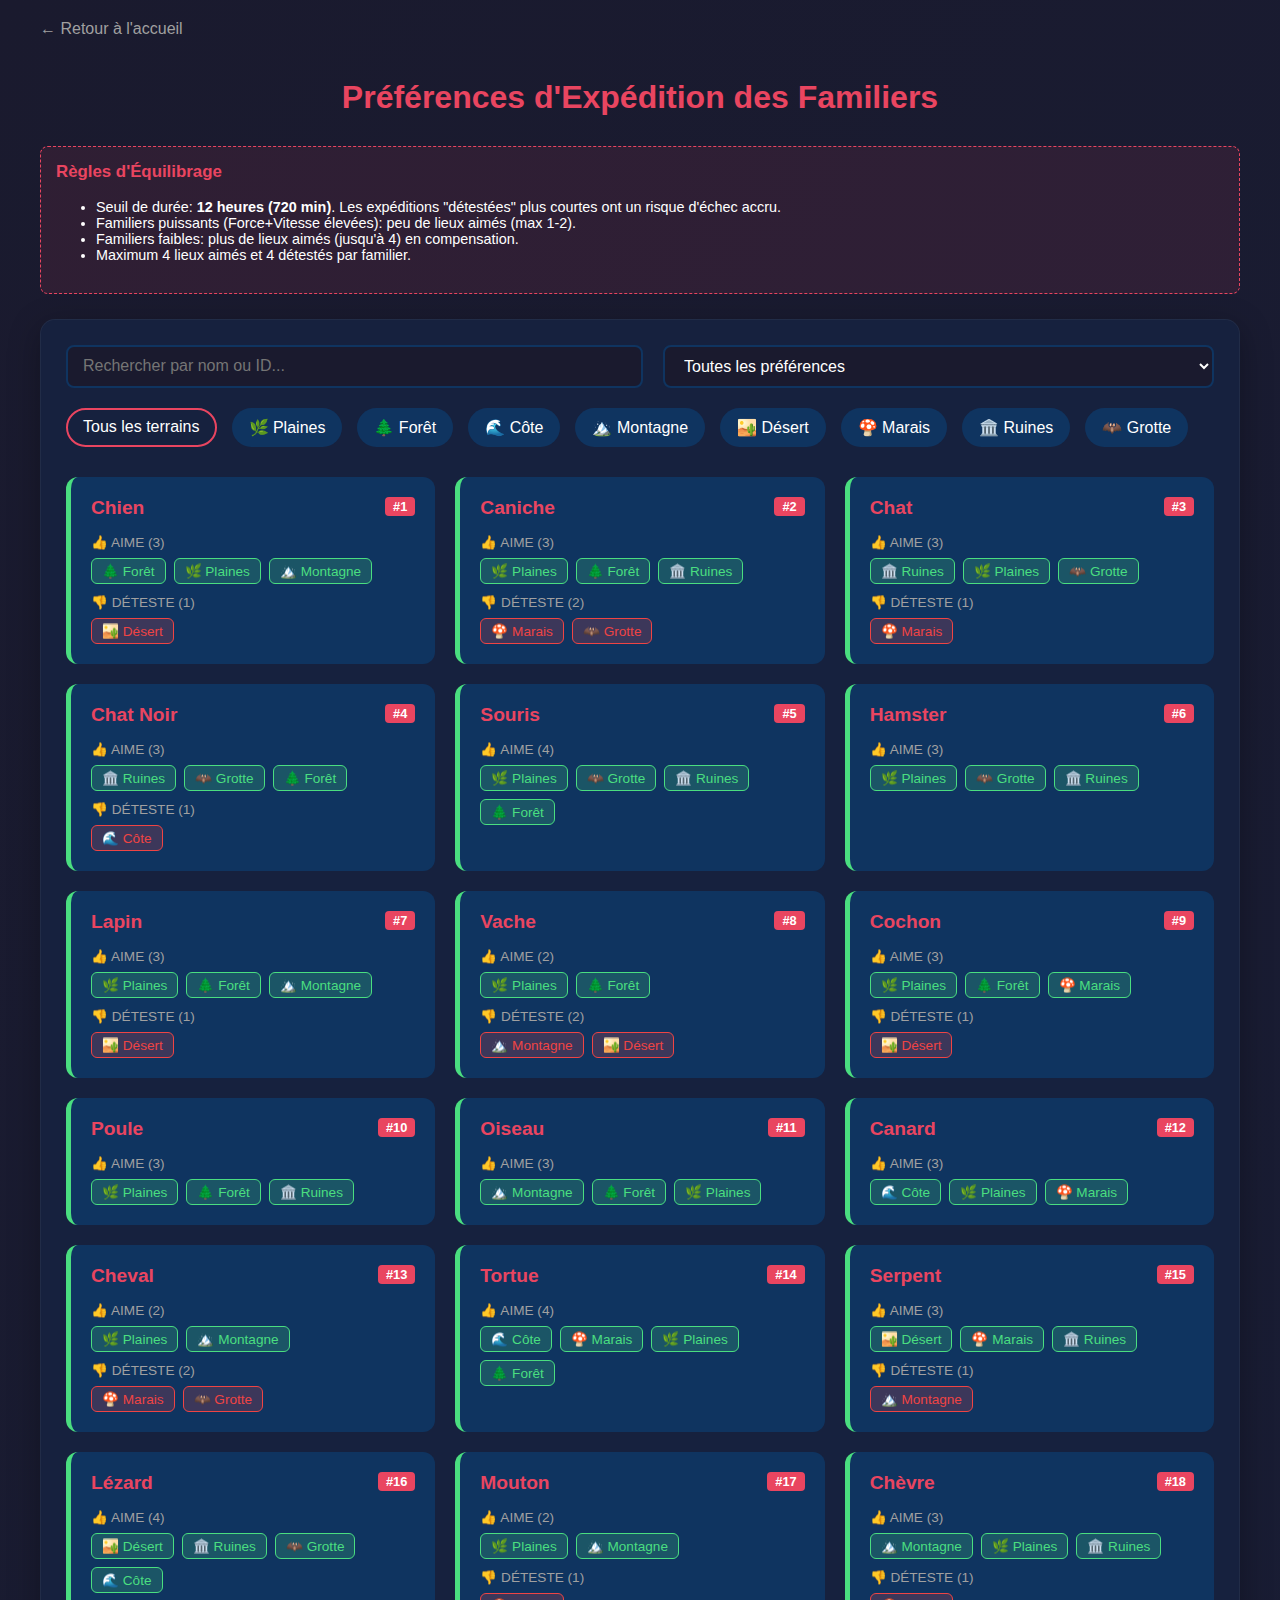
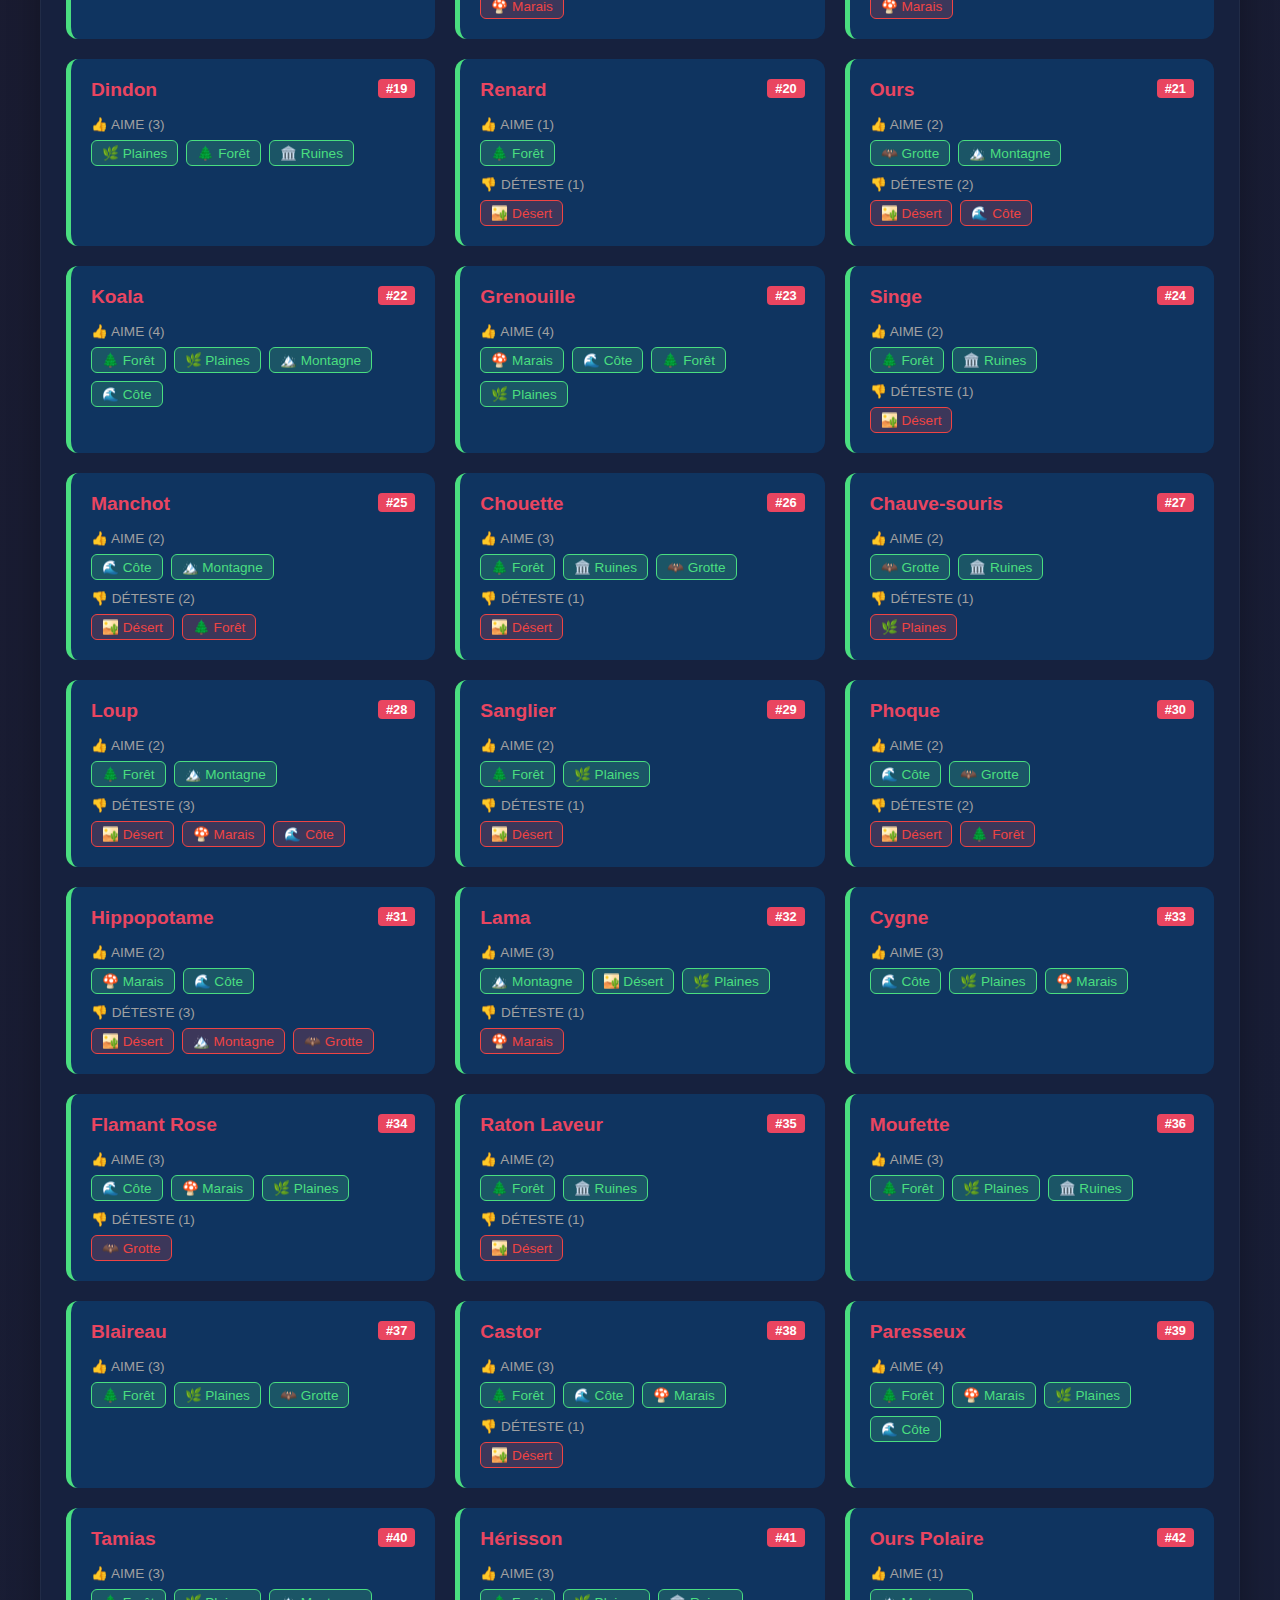
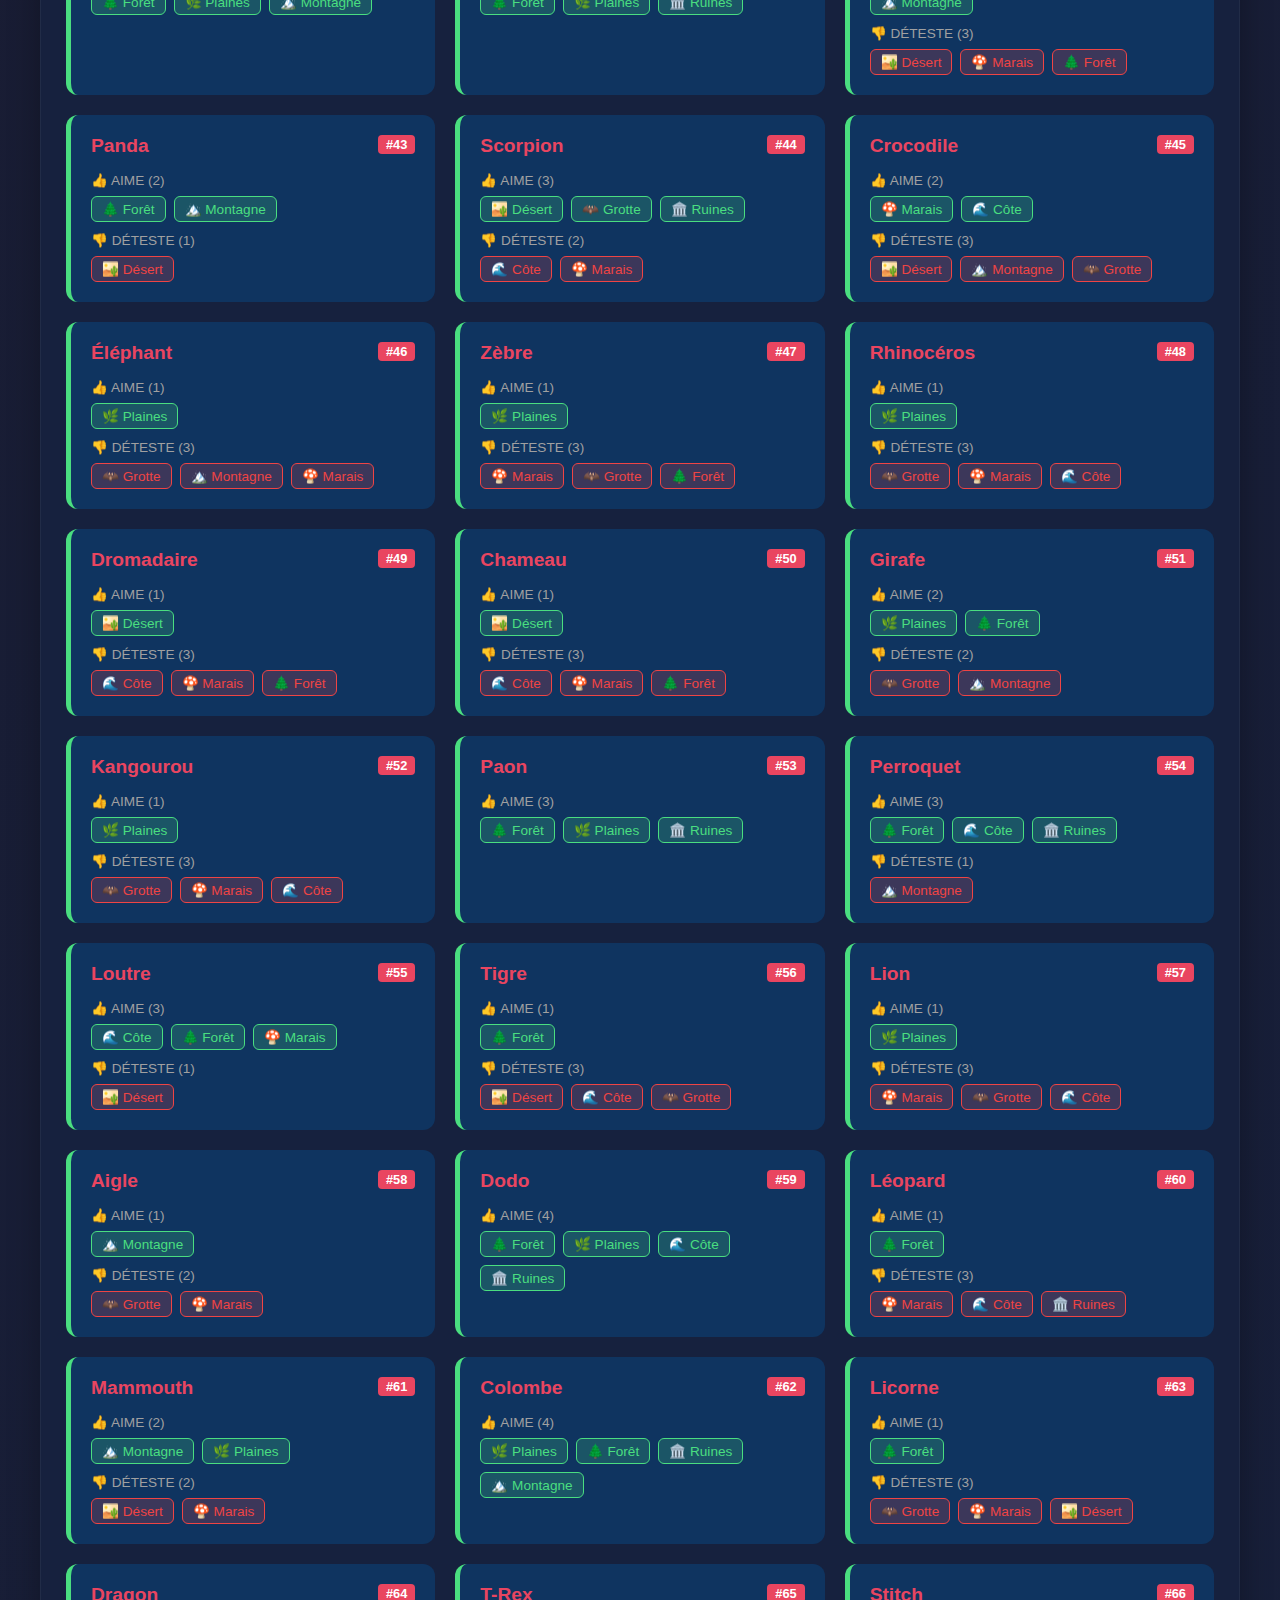
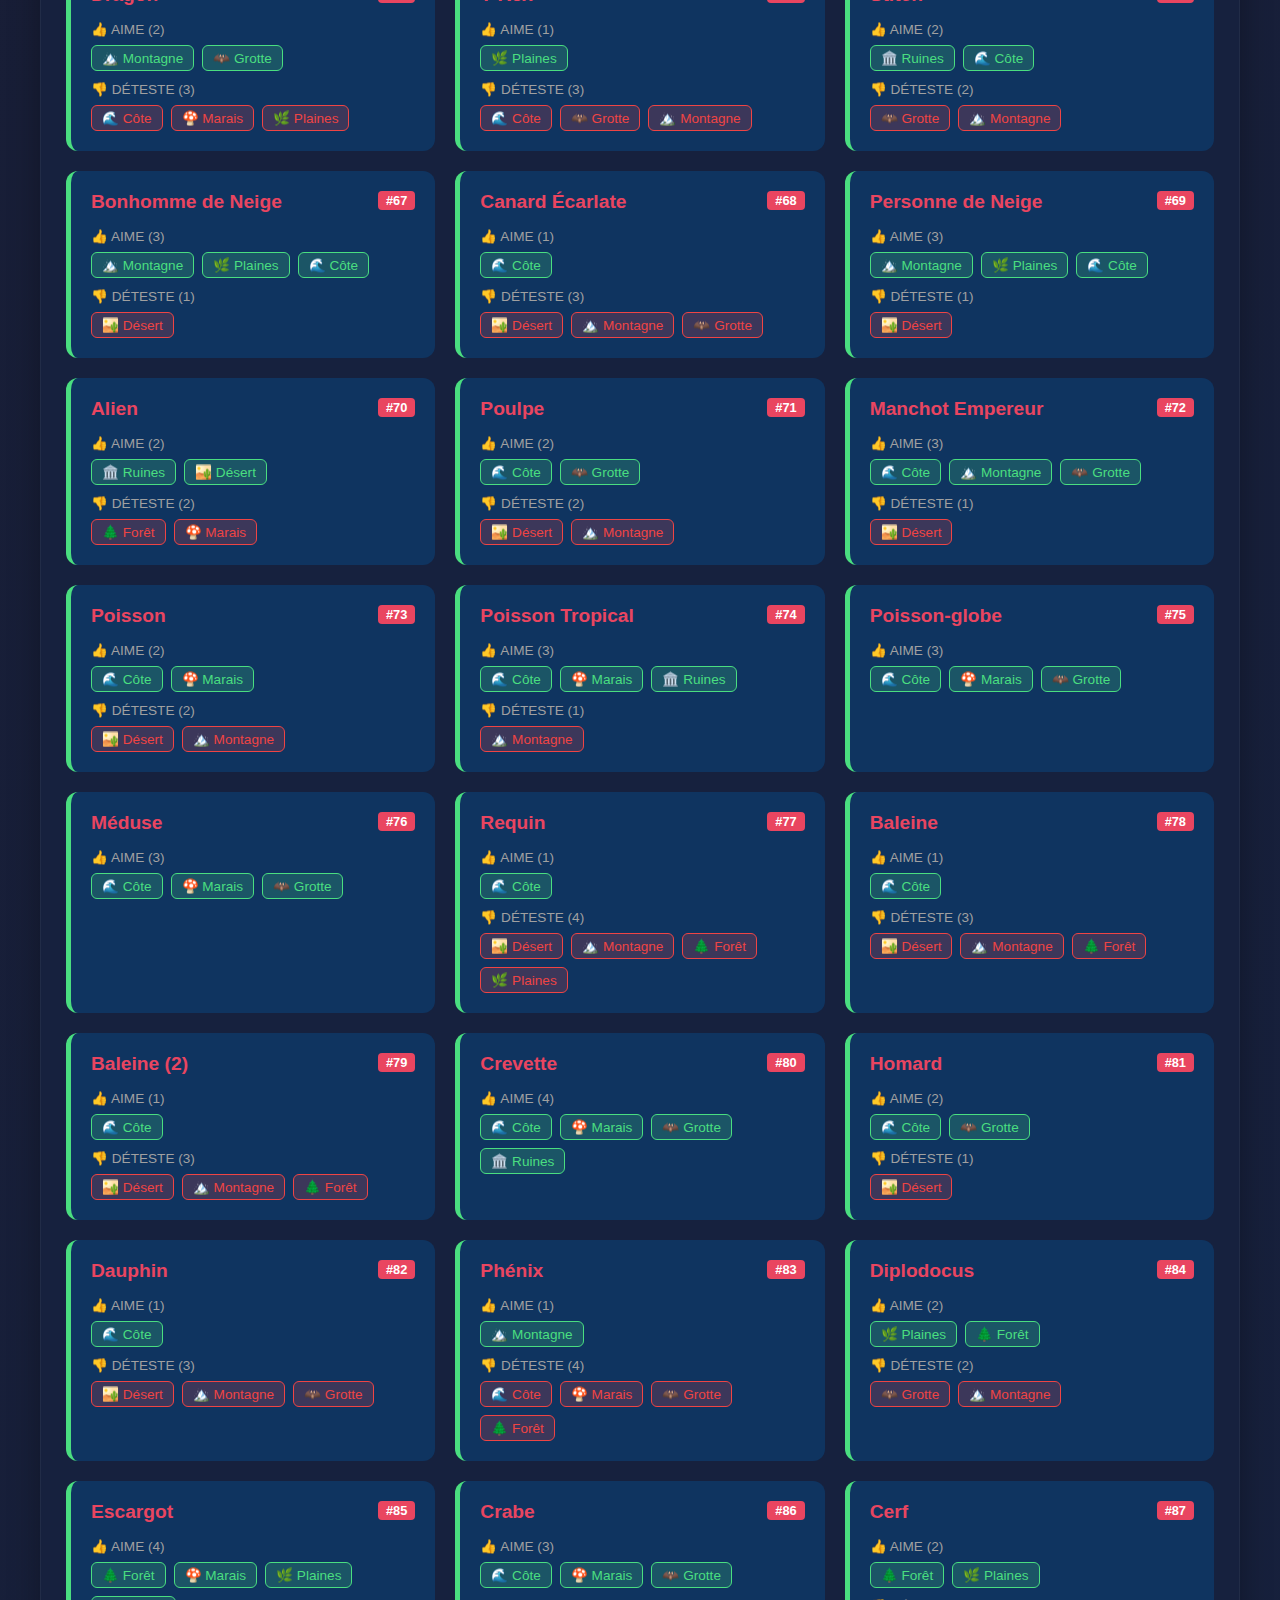
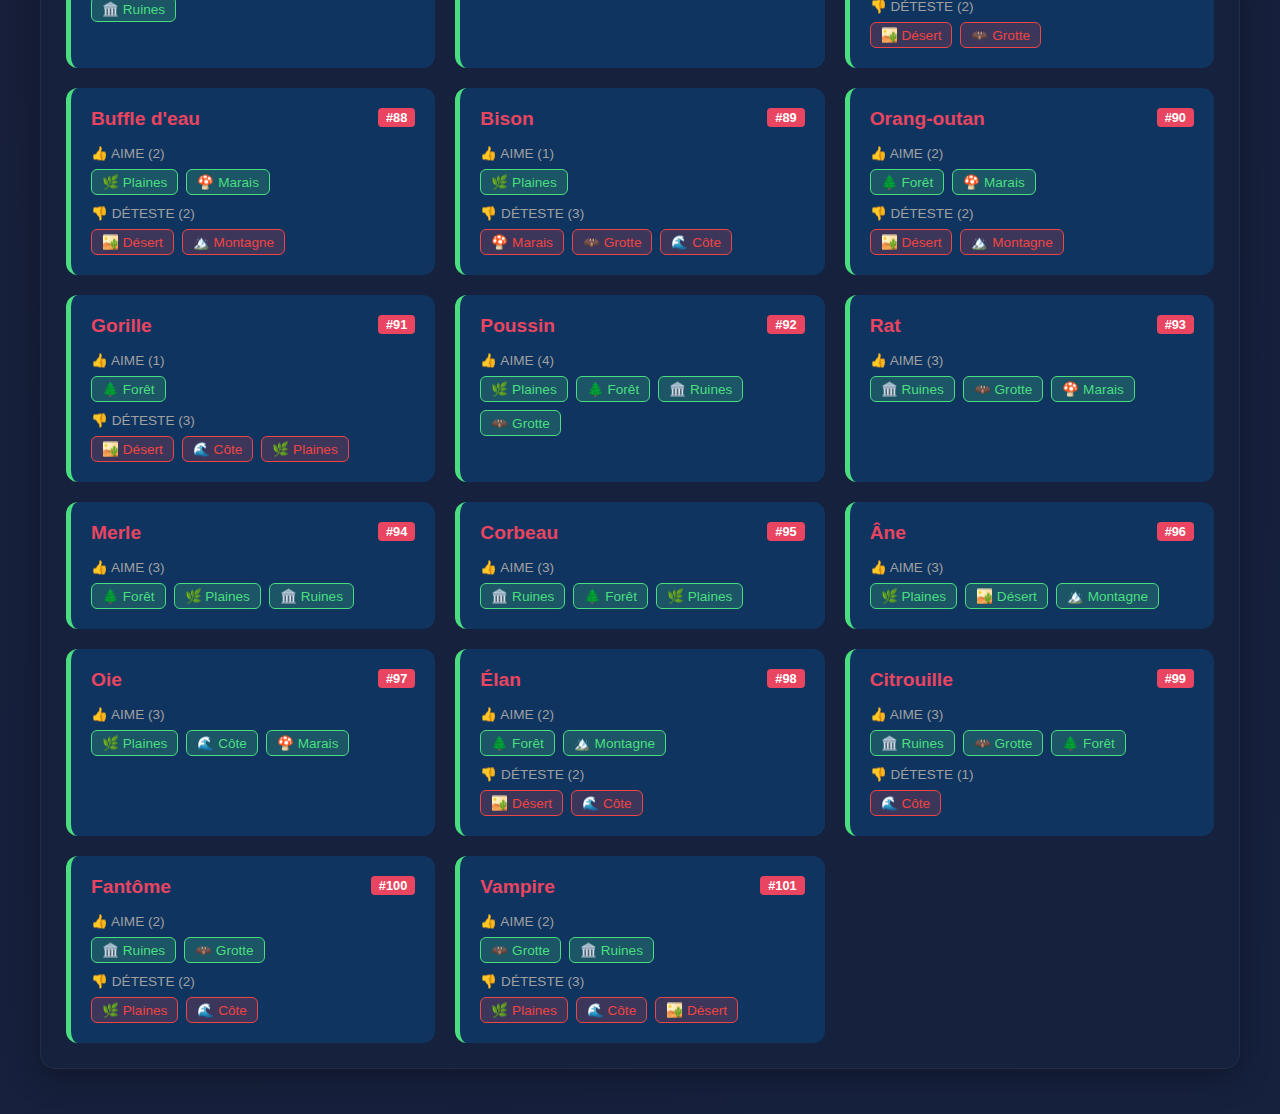
<file: generators/pet-preferences-visualizer.html>
<!DOCTYPE html>
<html lang="fr">
<head>
    <meta charset="UTF-8">
    <meta name="viewport" content="width=device-width, initial-scale=1.0">
    <title>Préférences d'Expédition des Familiers - Crownicles</title>
    <style>
        :root {
            --bg-primary: #1a1a2e;
            --bg-secondary: #16213e;
            --bg-tertiary: #0f3460;
            --accent: #e94560;
            --text-primary: #ffffff;
            --text-secondary: #a0a0a0;
            --success: #4ade80;
            --danger: #ef4444;
            --warning: #fbbf24;
            --info: #3b82f6;
        }

        body {
            font-family: 'Segoe UI', Tahoma, Geneva, Verdana, sans-serif;
            background: linear-gradient(135deg, var(--bg-primary) 0%, var(--bg-secondary) 100%);
            color: var(--text-primary);
            min-height: 100vh;
            padding: 20px;
            margin: 0;
        }

        .container {
            max-width: 1200px;
            margin: 0 auto;
        }

        header {
            text-align: center;
            margin-bottom: 30px;
        }

        h1 {
            color: var(--accent);
        }

        .card {
            background: var(--bg-secondary);
            border-radius: 15px;
            padding: 25px;
            margin-bottom: 25px;
            box-shadow: 0 8px 32px rgba(0, 0, 0, 0.3);
            border: 1px solid rgba(255, 255, 255, 0.05);
        }

        .controls {
            display: flex;
            gap: 20px;
            margin-bottom: 20px;
            flex-wrap: wrap;
        }

        input, select {
            background: var(--bg-primary);
            border: 2px solid var(--bg-tertiary);
            color: white;
            padding: 10px 15px;
            border-radius: 8px;
            font-size: 1rem;
            flex-grow: 1;
        }

        .pet-grid {
            display: grid;
            grid-template-columns: repeat(auto-fill, minmax(300px, 1fr));
            gap: 20px;
        }

        .pet-card {
            background: var(--bg-tertiary);
            border-radius: 12px;
            padding: 20px;
            border-left: 5px solid transparent;
            transition: transform 0.2s;
        }

        .pet-card:hover {
            transform: translateY(-5px);
        }

        .pet-header {
            display: flex;
            justify-content: space-between;
            align-items: flex-start;
            margin-bottom: 15px;
        }

        .pet-id {
            background: var(--accent);
            padding: 2px 8px;
            border-radius: 4px;
            font-size: 0.8rem;
            font-weight: bold;
        }

        .pet-name {
            font-size: 1.2rem;
            font-weight: bold;
            color: var(--accent);
        }

        .preference-section {
            margin-top: 10px;
        }

        .preference-title {
            font-size: 0.85rem;
            text-transform: uppercase;
            color: var(--text-secondary);
            margin-bottom: 8px;
            display: flex;
            align-items: center;
            gap: 5px;
        }

        .tag-list {
            display: flex;
            flex-wrap: wrap;
            gap: 8px;
        }

        .tag {
            padding: 4px 10px;
            border-radius: 6px;
            font-size: 0.85rem;
            font-weight: 500;
        }

        .tag.liked {
            background: rgba(74, 222, 128, 0.2);
            color: var(--success);
            border: 1px solid var(--success);
        }

        .tag.disliked {
            background: rgba(239, 68, 68, 0.2);
            color: var(--danger);
            border: 1px solid var(--danger);
        }

        .back-link {
            display: inline-block;
            margin-bottom: 20px;
            color: var(--text-secondary);
            text-decoration: none;
        }

        .back-link:hover {
            color: var(--accent);
        }

        .rule-card {
            background: rgba(233, 69, 96, 0.1);
            border: 1px dashed var(--accent);
            padding: 15px;
            border-radius: 8px;
            margin-bottom: 25px;
            font-size: 0.9rem;
        }

        .rule-card h3 {
            margin-top: 0;
            color: var(--accent);
        }

        .terrain-icons {
            display: flex;
            gap: 15px;
            margin-bottom: 20px;
            overflow-x: auto;
            padding-bottom: 10px;
        }

        .terrain-filter {
            background: var(--bg-tertiary);
            padding: 8px 15px;
            border-radius: 20px;
            cursor: pointer;
            white-space: nowrap;
            border: 2px solid transparent;
            transition: all 0.2s;
        }

        .terrain-filter.active {
            border-color: var(--accent);
            background: var(--bg-secondary);
        }
    </style>
</head>
<body>
    <div class="container">
        <a href="../index.html" class="back-link">← Retour à l'accueil</a>
        
        <header>
            <h1>Préférences d'Expédition des Familiers</h1>
        </header>

        <div class="rule-card">
            <h3>Règles d'Équilibrage</h3>
            <ul>
                <li>Seuil de durée: <strong>12 heures (720 min)</strong>. Les expéditions "détestées" plus courtes ont un risque d'échec accru.</li>
                <li>Familiers puissants (Force+Vitesse élevées): peu de lieux aimés (max 1-2).</li>
                <li>Familiers faibles: plus de lieux aimés (jusqu'à 4) en compensation.</li>
                <li>Maximum 4 lieux aimés et 4 détestés par familier.</li>
            </ul>
        </div>

        <div class="card">
            <div class="controls">
                <input type="text" id="searchInput" placeholder="Rechercher par nom ou ID...">
                <select id="preferenceFilter">
                    <option value="all">Toutes les préférences</option>
                    <option value="liked">Aime seulement</option>
                    <option value="disliked">Déteste seulement</option>
                </select>
            </div>
            
            <div id="terrainFilters" class="terrain-icons">
                <div class="terrain-filter active" data-terrain="all">Tous les terrains</div>
            </div>

            <div id="petGrid" class="pet-grid"></div>
        </div>
    </div>

    <script>
        const PET_NAMES = {
            1: "Chien", 2: "Caniche", 20: "Renard", 28: "Loup",
            3: "Chat", 4: "Chat Noir", 56: "Tigre", 57: "Lion", 60: "Léopard",
            5: "Souris", 6: "Hamster", 7: "Lapin", 35: "Raton Laveur", 40: "Tamias", 41: "Hérisson", 93: "Rat",
            8: "Vache", 9: "Cochon", 17: "Mouton", 18: "Chèvre", 96: "Âne",
            10: "Poule", 12: "Canard", 19: "Dindon", 92: "Poussin", 97: "Oie",
            11: "Oiseau", 26: "Chouette", 27: "Chauve-souris", 33: "Cygne", 34: "Flamant Rose", 53: "Paon", 54: "Perroquet", 58: "Aigle", 62: "Colombe", 94: "Merle", 95: "Corbeau", 59: "Dodo",
            13: "Cheval", 47: "Zèbre", 98: "Élan",
            14: "Tortue", 15: "Serpent", 16: "Lézard", 44: "Scorpion", 45: "Crocodile",
            21: "Ours", 42: "Ours Polaire", 43: "Panda",
            23: "Grenouille",
            24: "Singe", 90: "Orang-outan", 91: "Gorille",
            25: "Manchot", 72: "Manchot Empereur", 30: "Phoque",
            22: "Koala", 52: "Kangourou",
            31: "Hippopotame", 46: "Éléphant", 48: "Rhinocéros", 51: "Girafe",
            29: "Sanglier", 32: "Lama", 49: "Dromadaire", 50: "Chameau",
            36: "Moufette", 37: "Blaireau", 38: "Castor", 39: "Paresseux", 55: "Loutre", 87: "Cerf", 88: "Buffle d'eau", 89: "Bison",
            71: "Poulpe", 73: "Poisson", 74: "Poisson Tropical", 75: "Poisson-globe", 76: "Méduse", 77: "Requin", 78: "Baleine", 79: "Baleine (2)", 80: "Crevette", 81: "Homard", 82: "Dauphin", 86: "Crabe", 85: "Escargot",
            61: "Mammouth", 63: "Licorne", 64: "Dragon", 65: "T-Rex", 83: "Phénix", 84: "Diplodocus",
            66: "Stitch", 67: "Bonhomme de Neige", 68: "Canard Écarlate", 69: "Personne de Neige", 70: "Alien", 99: "Citrouille", 100: "Fantôme", 101: "Vampire"
        };

        const TERRAIN_NAMES = {
            plains: "🌿 Plaines", forest: "🌲 Forêt", coast: "🌊 Côte", mountain: "🏔️ Montagne",
            desert: "🏜️ Désert", swamp: "🍄 Marais", ruins: "🏛️ Ruines", cave: "🦇 Grotte"
        };

        const PREFERENCES = {
            1: { liked: ["forest", "plains", "mountain"], disliked: ["desert"] },
            2: { liked: ["plains", "forest", "ruins"], disliked: ["swamp", "cave"] },
            20: { liked: ["forest"], disliked: ["desert"] },
            28: { liked: ["forest", "mountain"], disliked: ["desert", "swamp", "coast"] },
            3: { liked: ["ruins", "plains", "cave"], disliked: ["swamp"] },
            4: { liked: ["ruins", "cave", "forest"], disliked: ["coast"] },
            56: { liked: ["forest"], disliked: ["desert", "coast", "cave"] },
            57: { liked: ["plains"], disliked: ["swamp", "cave", "coast"] },
            60: { liked: ["forest"], disliked: ["swamp", "coast", "ruins"] },
            5: { liked: ["plains", "cave", "ruins", "forest"], disliked: [] },
            6: { liked: ["plains", "cave", "ruins"], disliked: [] },
            7: { liked: ["plains", "forest", "mountain"], disliked: ["desert"] },
            35: { liked: ["forest", "ruins"], disliked: ["desert"] },
            40: { liked: ["forest", "plains", "mountain"], disliked: [] },
            41: { liked: ["forest", "plains", "ruins"], disliked: [] },
            93: { liked: ["ruins", "cave", "swamp"], disliked: [] },
            8: { liked: ["plains", "forest"], disliked: ["mountain", "desert"] },
            9: { liked: ["plains", "forest", "swamp"], disliked: ["desert"] },
            17: { liked: ["plains", "mountain"], disliked: ["swamp"] },
            18: { liked: ["mountain", "plains", "ruins"], disliked: ["swamp"] },
            96: { liked: ["plains", "desert", "mountain"], disliked: [] },
            10: { liked: ["plains", "forest", "ruins"], disliked: [] },
            12: { liked: ["coast", "plains", "swamp"], disliked: [] },
            19: { liked: ["plains", "forest", "ruins"], disliked: [] },
            92: { liked: ["plains", "forest", "ruins", "cave"], disliked: [] },
            97: { liked: ["plains", "coast", "swamp"], disliked: [] },
            11: { liked: ["mountain", "forest", "plains"], disliked: [] },
            26: { liked: ["forest", "ruins", "cave"], disliked: ["desert"] },
            27: { liked: ["cave", "ruins"], disliked: ["plains"] },
            33: { liked: ["coast", "plains", "swamp"], disliked: [] },
            34: { liked: ["coast", "swamp", "plains"], disliked: ["cave"] },
            53: { liked: ["forest", "plains", "ruins"], disliked: [] },
            54: { liked: ["forest", "coast", "ruins"], disliked: ["mountain"] },
            58: { liked: ["mountain"], disliked: ["cave", "swamp"] },
            62: { liked: ["plains", "forest", "ruins", "mountain"], disliked: [] },
            94: { liked: ["forest", "plains", "ruins"], disliked: [] },
            95: { liked: ["ruins", "forest", "plains"], disliked: [] },
            59: { liked: ["forest", "plains", "coast", "ruins"], disliked: [] },
            13: { liked: ["plains", "mountain"], disliked: ["swamp", "cave"] },
            47: { liked: ["plains"], disliked: ["swamp", "cave", "forest"] },
            98: { liked: ["forest", "mountain"], disliked: ["desert", "coast"] },
            14: { liked: ["coast", "swamp", "plains", "forest"], disliked: [] },
            15: { liked: ["desert", "swamp", "ruins"], disliked: ["mountain"] },
            16: { liked: ["desert", "ruins", "cave", "coast"], disliked: [] },
            44: { liked: ["desert", "cave", "ruins"], disliked: ["coast", "swamp"] },
            45: { liked: ["swamp", "coast"], disliked: ["desert", "mountain", "cave"] },
            21: { liked: ["cave", "mountain"], disliked: ["desert", "coast"] },
            42: { liked: ["mountain"], disliked: ["desert", "swamp", "forest"] },
            43: { liked: ["forest", "mountain"], disliked: ["desert"] },
            23: { liked: ["swamp", "coast", "forest", "plains"], disliked: [] },
            24: { liked: ["forest", "ruins"], disliked: ["desert"] },
            90: { liked: ["forest", "swamp"], disliked: ["desert", "mountain"] },
            91: { liked: ["forest"], disliked: ["desert", "coast", "plains"] },
            25: { liked: ["coast", "mountain"], disliked: ["desert", "forest"] },
            72: { liked: ["coast", "mountain", "cave"], disliked: ["desert"] },
            30: { liked: ["coast", "cave"], disliked: ["desert", "forest"] },
            22: { liked: ["forest", "plains", "mountain", "coast"], disliked: [] },
            52: { liked: ["plains"], disliked: ["cave", "swamp", "coast"] },
            31: { liked: ["swamp", "coast"], disliked: ["desert", "mountain", "cave"] },
            46: { liked: ["plains"], disliked: ["cave", "mountain", "swamp"] },
            48: { liked: ["plains"], disliked: ["cave", "swamp", "coast"] },
            51: { liked: ["plains", "forest"], disliked: ["cave", "mountain"] },
            29: { liked: ["forest", "plains"], disliked: ["desert"] },
            32: { liked: ["mountain", "desert", "plains"], disliked: ["swamp"] },
            49: { liked: ["desert"], disliked: ["coast", "swamp", "forest"] },
            50: { liked: ["desert"], disliked: ["coast", "swamp", "forest"] },
            36: { liked: ["forest", "plains", "ruins"], disliked: [] },
            37: { liked: ["forest", "plains", "cave"], disliked: [] },
            38: { liked: ["forest", "coast", "swamp"], disliked: ["desert"] },
            39: { liked: ["forest", "swamp", "plains", "coast"], disliked: [] },
            55: { liked: ["coast", "forest", "swamp"], disliked: ["desert"] },
            87: { liked: ["forest", "plains"], disliked: ["desert", "cave"] },
            88: { liked: ["plains", "swamp"], disliked: ["desert", "mountain"] },
            89: { liked: ["plains"], disliked: ["swamp", "cave", "coast"] },
            71: { liked: ["coast", "cave"], disliked: ["desert", "mountain"] },
            73: { liked: ["coast", "swamp"], disliked: ["desert", "mountain"] },
            74: { liked: ["coast", "swamp", "ruins"], disliked: ["mountain"] },
            75: { liked: ["coast", "swamp", "cave"], disliked: [] },
            76: { liked: ["coast", "swamp", "cave"], disliked: [] },
            77: { liked: ["coast"], disliked: ["desert", "mountain", "forest", "plains"] },
            78: { liked: ["coast"], disliked: ["desert", "mountain", "forest"] },
            79: { liked: ["coast"], disliked: ["desert", "mountain", "forest"] },
            80: { liked: ["coast", "swamp", "cave", "ruins"], disliked: [] },
            81: { liked: ["coast", "cave"], disliked: ["desert"] },
            82: { liked: ["coast"], disliked: ["desert", "mountain", "cave"] },
            86: { liked: ["coast", "swamp", "cave"], disliked: [] },
            85: { liked: ["forest", "swamp", "plains", "ruins"], disliked: [] },
            61: { liked: ["mountain", "plains"], disliked: ["desert", "swamp"] },
            63: { liked: ["forest"], disliked: ["cave", "swamp", "desert"] },
            64: { liked: ["mountain", "cave"], disliked: ["coast", "swamp", "plains"] },
            65: { liked: ["plains"], disliked: ["coast", "cave", "mountain"] },
            83: { liked: ["mountain"], disliked: ["coast", "swamp", "cave", "forest"] },
            84: { liked: ["plains", "forest"], disliked: ["cave", "mountain"] },
            66: { liked: ["ruins", "coast"], disliked: ["cave", "mountain"] },
            67: { liked: ["mountain", "plains", "coast"], disliked: ["desert"] },
            68: { liked: ["coast"], disliked: ["desert", "mountain", "cave"] },
            69: { liked: ["mountain", "plains", "coast"], disliked: ["desert"] },
            70: { liked: ["ruins", "desert"], disliked: ["forest", "swamp"] },
            99: { liked: ["ruins", "cave", "forest"], disliked: ["coast"] },
            100: { liked: ["ruins", "cave"], disliked: ["plains", "coast"] },
            101: { liked: ["cave", "ruins"], disliked: ["plains", "coast", "desert"] }
        };

        let currentTerrain = 'all';

        function renderPets() {
            const grid = document.getElementById('petGrid');
            const search = document.getElementById('searchInput').value.toLowerCase();
            const prefFilter = document.getElementById('preferenceFilter').value;
            
            grid.innerHTML = '';

            for (const [id, prefs] of Object.entries(PREFERENCES)) {
                const name = PET_NAMES[id] || `Familier ${id}`;
                
                // Filtering
                if (search && !name.toLowerCase().includes(search) && !id.includes(search)) continue;
                
                if (currentTerrain !== 'all') {
                    if (prefFilter === 'liked' && !prefs.liked.includes(currentTerrain)) continue;
                    if (prefFilter === 'disliked' && !prefs.disliked.includes(currentTerrain)) continue;
                    if (prefFilter === 'all' && !prefs.liked.includes(currentTerrain) && !prefs.disliked.includes(currentTerrain)) continue;
                } else if (prefFilter !== 'all') {
                    if (prefFilter === 'liked' && prefs.liked.length === 0) continue;
                    if (prefFilter === 'disliked' && prefs.disliked.length === 0) continue;
                }

                const card = document.createElement('div');
                card.className = 'pet-card';
                card.style.borderLeftColor = prefs.liked.length > 0 ? 'var(--success)' : (prefs.disliked.length > 0 ? 'var(--danger)' : 'var(--info)');

                const likedTags = prefs.liked.map(t => `<span class="tag liked">${TERRAIN_NAMES[t]}</span>`).join('');
                const dislikedTags = prefs.disliked.map(t => `<span class="tag disliked">${TERRAIN_NAMES[t]}</span>`).join('');

                card.innerHTML = `
                    <div class="pet-header">
                        <span class="pet-name">${name}</span>
                        <span class="pet-id">#${id}</span>
                    </div>
                    ${likedTags ? `
                        <div class="preference-section">
                            <div class="preference-title">👍 Aime (${prefs.liked.length})</div>
                            <div class="tag-list">${likedTags}</div>
                        </div>
                    ` : ''}
                    ${dislikedTags ? `
                        <div class="preference-section">
                            <div class="preference-title">👎 Déteste (${prefs.disliked.length})</div>
                            <div class="tag-list">${dislikedTags}</div>
                        </div>
                    ` : ''}
                    ${!likedTags && !dislikedTags ? '<div class="preference-section"><div class="preference-title">Neutral</div></div>' : ''}
                `;
                grid.appendChild(card);
            }
        }

        // Initialize terrain filters
        const terrainFilterContainer = document.getElementById('terrainFilters');
        for (const [key, name] of Object.entries(TERRAIN_NAMES)) {
            const el = document.createElement('div');
            el.className = 'terrain-filter';
            el.dataset.terrain = key;
            el.textContent = name;
            el.onclick = () => {
                document.querySelector('.terrain-filter.active').classList.remove('active');
                el.classList.add('active');
                currentTerrain = key;
                renderPets();
            };
            terrainFilterContainer.appendChild(el);
        }

        document.getElementById('searchInput').oninput = renderPets;
        document.getElementById('preferenceFilter').onchange = renderPets;

        // Reset all filter
        document.querySelector('[data-terrain="all"]').onclick = (e) => {
            document.querySelector('.terrain-filter.active').classList.remove('active');
            e.target.classList.add('active');
            currentTerrain = 'all';
            renderPets();
        };

        window.onload = renderPets;
    </script>
</body>
</html>
</file>
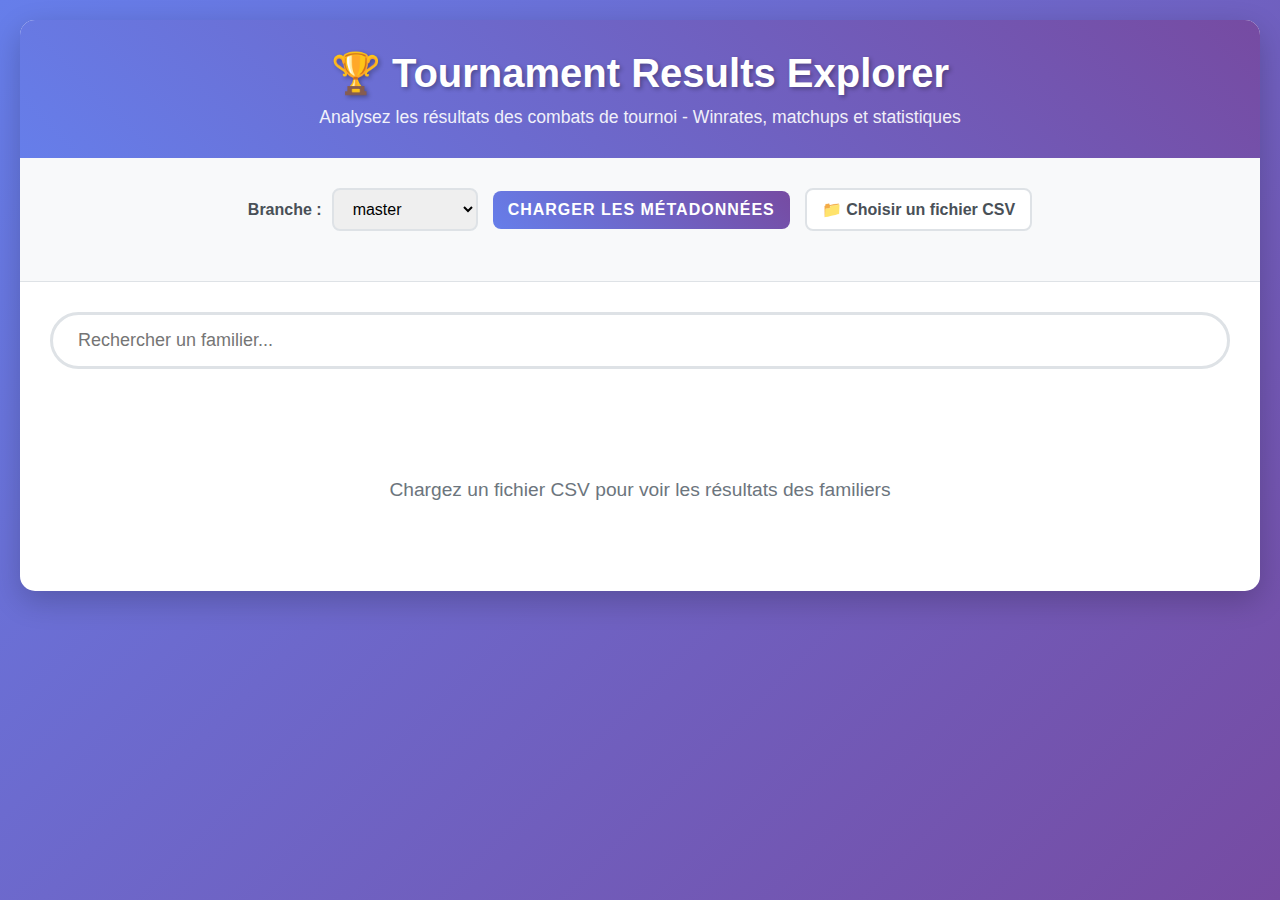
<file: generators/tournament-results-explorer.html>
<!DOCTYPE html>
<html lang="fr">

<head>
    <meta charset="UTF-8">
    <meta name="viewport" content="width=device-width, initial-scale=1.0">
    <title>Tournament Results Explorer - Analyse des combats DraftBot</title>
    <style>
        * {
            margin: 0;
            padding: 0;
            box-sizing: border-box;
        }

        body {
            font-family: 'Segoe UI', Tahoma, Geneva, Verdana, sans-serif;
            background: linear-gradient(135deg, #667eea 0%, #764ba2 100%);
            min-height: 100vh;
            padding: 20px;
        }

        .container {
            max-width: 1400px;
            margin: 0 auto;
            background: white;
            border-radius: 15px;
            box-shadow: 0 10px 30px rgba(0, 0, 0, 0.2);
            overflow: hidden;
        }

        .header {
            background: linear-gradient(45deg, #667eea, #764ba2);
            color: white;
            padding: 30px;
            text-align: center;
        }

        .header h1 {
            font-size: 2.5em;
            margin-bottom: 10px;
            text-shadow: 2px 2px 4px rgba(0, 0, 0, 0.3);
        }

        .header p {
            font-size: 1.1em;
            opacity: 0.9;
        }

        .controls {
            padding: 30px;
            background: #f8f9fa;
            border-bottom: 1px solid #dee2e6;
        }

        .control-row {
            display: flex;
            gap: 15px;
            align-items: center;
            justify-content: center;
            flex-wrap: wrap;
            margin-bottom: 20px;
        }

        .control-group {
            display: flex;
            align-items: center;
            gap: 10px;
        }

        label {
            font-weight: 600;
            color: #495057;
        }

        select,
        input,
        button {
            padding: 10px 15px;
            border: 2px solid #dee2e6;
            border-radius: 8px;
            font-size: 16px;
            transition: all 0.3s ease;
        }

        select:focus,
        input:focus {
            outline: none;
            border-color: #667eea;
            box-shadow: 0 0 0 3px rgba(102, 126, 234, 0.1);
        }

        button {
            background: linear-gradient(45deg, #667eea, #764ba2);
            color: white;
            border: none;
            cursor: pointer;
            font-weight: 600;
            text-transform: uppercase;
            letter-spacing: 1px;
        }

        button:hover {
            transform: translateY(-2px);
            box-shadow: 0 5px 15px rgba(102, 126, 234, 0.4);
        }

        button:disabled {
            background: #6c757d;
            cursor: not-allowed;
            transform: none;
            box-shadow: none;
        }

        .file-input-wrapper {
            position: relative;
            display: inline-block;
        }

        .file-input-label {
            padding: 10px 15px;
            border: 2px solid #dee2e6;
            border-radius: 8px;
            background: white;
            cursor: pointer;
            display: inline-block;
            transition: all 0.3s ease;
        }

        .file-input-label:hover {
            border-color: #667eea;
            background: #f8f9fa;
        }

        input[type="file"] {
            display: none;
        }

        .tabs {
            display: flex;
            background: #e9ecef;
            border-bottom: 2px solid #dee2e6;
        }

        .tab {
            flex: 1;
            padding: 20px;
            text-align: center;
            font-weight: 600;
            cursor: pointer;
            transition: all 0.3s ease;
            border-bottom: 3px solid transparent;
        }

        .tab:hover {
            background: #dee2e6;
        }

        .tab.active {
            background: white;
            border-bottom-color: #667eea;
            color: #667eea;
        }

        .tab-content {
            display: none;
            padding: 30px;
        }

        .tab-content.active {
            display: block;
        }

        .loading {
            text-align: center;
            padding: 40px;
            display: none;
        }

        .loader {
            width: 50px;
            height: 50px;
            border: 4px solid #f3f3f3;
            border-top: 4px solid #667eea;
            border-radius: 50%;
            animation: spin 1s linear infinite;
            margin: 0 auto 20px;
        }

        @keyframes spin {
            0% {
                transform: rotate(0deg);
            }

            100% {
                transform: rotate(360deg);
            }
        }

        .stats-overview {
            display: grid;
            grid-template-columns: repeat(auto-fit, minmax(200px, 1fr));
            gap: 20px;
            margin-bottom: 30px;
        }

        .stat-card {
            background: linear-gradient(135deg, #667eea 0%, #764ba2 100%);
            color: white;
            padding: 20px;
            border-radius: 10px;
            box-shadow: 0 4px 15px rgba(0, 0, 0, 0.1);
        }

        .stat-card h3 {
            font-size: 0.9em;
            opacity: 0.9;
            margin-bottom: 10px;
            text-transform: uppercase;
            letter-spacing: 1px;
        }

        .stat-card .value {
            font-size: 2em;
            font-weight: bold;
        }

        .search-container {
            margin-bottom: 20px;
        }

        .search-box {
            width: 100%;
            padding: 15px 25px;
            font-size: 18px;
            border: 3px solid #dee2e6;
            border-radius: 50px;
            transition: all 0.3s ease;
        }

        .search-box:focus {
            border-color: #667eea;
            box-shadow: 0 0 0 5px rgba(102, 126, 234, 0.1);
        }

        .table-container {
            overflow-x: auto;
            margin-top: 20px;
        }

        table {
            width: 100%;
            border-collapse: collapse;
            background: white;
            border-radius: 10px;
            overflow: hidden;
            box-shadow: 0 5px 15px rgba(0, 0, 0, 0.1);
        }

        th {
            background: linear-gradient(45deg, #667eea, #764ba2);
            color: white;
            padding: 15px;
            text-align: left;
            font-weight: 600;
            text-transform: uppercase;
            letter-spacing: 1px;
            cursor: pointer;
            user-select: none;
            position: relative;
        }

        th:hover {
            background: linear-gradient(45deg, #5568d3, #6a3f8f);
        }

        th.sortable::after {
            content: " ↕️";
            font-size: 0.8em;
            opacity: 0.7;
        }

        th.sorted-asc::after {
            content: " ▲";
            font-size: 0.8em;
            color: #fff;
        }

        th.sorted-desc::after {
            content: " ▼";
            font-size: 0.8em;
            color: #fff;
        }

        td {
            padding: 12px 15px;
            border-bottom: 1px solid #dee2e6;
        }

        tr:nth-child(even) {
            background: #f8f9fa;
        }

        tr:hover {
            background: #e3f2fd;
            transition: background 0.3s ease;
        }

        .winrate-bar {
            height: 20px;
            background: #e9ecef;
            border-radius: 10px;
            overflow: hidden;
            position: relative;
        }

        .winrate-fill {
            height: 100%;
            background: linear-gradient(90deg, #28a745, #20c997);
            transition: width 0.3s ease;
            display: flex;
            align-items: center;
            justify-content: center;
            color: white;
            font-size: 0.8em;
            font-weight: bold;
        }

        .winrate-text {
            position: absolute;
            top: 50%;
            left: 50%;
            transform: translate(-50%, -50%);
            font-weight: bold;
            font-size: 0.8em;
            color: #495057;
            z-index: 1;
        }

        .matchup-detail {
            background: #f8f9fa;
            border-left: 4px solid #667eea;
            padding: 10px;
            margin: 5px 0;
            border-radius: 5px;
            font-size: 0.9em;
        }

        .matchup-detail strong {
            color: #667eea;
        }

        .matchup-matrix {
            margin-top: 30px;
            overflow-x: auto;
        }

        .matchup-matrix h2 {
            margin-bottom: 20px;
            color: #495057;
        }

        .matchup-matrix table {
            min-width: 100%;
            font-size: 0.85em;
        }

        .matchup-matrix th {
            min-width: 80px;
            text-align: center;
            font-size: 0.75em;
            padding: 10px 5px;
        }

        .matchup-matrix td {
            min-width: 80px;
            text-align: center;
            padding: 8px 5px;
            font-weight: 600;
            cursor: pointer;
            transition: transform 0.2s ease;
        }

        .matchup-matrix td:hover {
            transform: scale(1.1);
            z-index: 10;
            position: relative;
        }

        .matchup-matrix .class-name-cell {
            background: linear-gradient(45deg, #667eea, #764ba2);
            color: white;
            font-weight: bold;
            min-width: 120px;
            text-align: left;
            padding-left: 15px;
            position: sticky;
            left: 0;
            z-index: 5;
        }

        .matchup-cell {
            border-radius: 5px;
            font-size: 0.9em;
        }

        .matchup-diagonal {
            background: #e9ecef;
            color: #6c757d;
        }

        .winrate-excellent {
            background: linear-gradient(135deg, #28a745, #20c997);
            color: white;
        }

        .winrate-good {
            background: linear-gradient(135deg, #20c997, #17a2b8);
            color: white;
        }

        .winrate-neutral {
            background: #ffc107;
            color: #495057;
        }

        .winrate-bad {
            background: linear-gradient(135deg, #fd7e14, #dc3545);
            color: white;
        }

        .winrate-terrible {
            background: linear-gradient(135deg, #dc3545, #bd2130);
            color: white;
        }

        .matchup-tooltip {
            position: absolute;
            background: rgba(0, 0, 0, 0.9);
            color: white;
            padding: 10px 15px;
            border-radius: 8px;
            font-size: 0.85em;
            z-index: 1000;
            pointer-events: none;
            white-space: nowrap;
            display: none;
        }

        .no-data {
            text-align: center;
            padding: 60px 20px;
            color: #6c757d;
            font-size: 1.2em;
        }

        .error {
            background: #f8d7da;
            color: #721c24;
            padding: 15px;
            border-radius: 8px;
            margin: 20px;
            border: 1px solid #f5c6cb;
        }

        .emoji {
            font-size: 1.5em;
            text-align: center;
        }

        @media (max-width: 768px) {
            .control-row {
                flex-direction: column;
                align-items: stretch;
            }

            .stats-overview {
                grid-template-columns: 1fr;
            }

            .header h1 {
                font-size: 2em;
            }

            .tab {
                padding: 15px 10px;
                font-size: 0.9em;
            }
        }
    </style>
</head>

<body>
    <div class="container">
        <div class="header">
            <h1>🏆 Tournament Results Explorer</h1>
            <p>Analysez les résultats des combats de tournoi - Winrates, matchups et statistiques</p>
        </div>

        <div class="controls">
            <div class="control-row">
                <div class="control-group">
                    <label for="branch-select">Branche :</label>
                    <select id="branch-select">
                        <option value="master">master</option>
                        <option value="development">development</option>
                    </select>
                </div>
                <button id="load-metadata-btn">Charger les métadonnées</button>
                <div class="file-input-wrapper">
                    <label for="csv-file" class="file-input-label" id="file-label">
                        📁 Choisir un fichier CSV
                    </label>
                    <input type="file" id="csv-file" accept=".csv" disabled>
                </div>
            </div>
        </div>

        <div class="loading" id="loading">
            <div class="loader"></div>
            <p id="loading-status">Chargement...</p>
        </div>

        <div class="tabs" id="tabs" style="display: none;">
            <div class="tab active" data-tab="pets">🐾 Familiers</div>
            <div class="tab" data-tab="classes">🎓 Classes</div>
            <div class="tab" data-tab="overview">📊 Vue d'ensemble</div>
        </div>

        <div id="pets-tab" class="tab-content active">
            <div class="search-container">
                <input type="text" id="search-pets" class="search-box" placeholder="Rechercher un familier...">
            </div>
            <div class="stats-overview" id="pets-stats"></div>
            <div class="table-container">
                <table id="pets-table" style="display: none;">
                    <thead>
                        <tr>
                            <th>ID</th>
                            <th>Emoji</th>
                            <th>Nom</th>
                            <th>Combats totaux</th>
                            <th>Victoires</th>
                            <th>Défaites</th>
                            <th>Égalités</th>
                            <th>Winrate</th>
                        </tr>
                    </thead>
                    <tbody id="pets-body"></tbody>
                </table>
                <div class="no-data" id="pets-no-data">
                    Chargez un fichier CSV pour voir les résultats des familiers
                </div>
            </div>
        </div>

        <div id="classes-tab" class="tab-content">
            <div class="search-container">
                <input type="text" id="search-classes" class="search-box" placeholder="Rechercher une classe...">
            </div>
            <div class="stats-overview" id="classes-stats"></div>
            <div class="table-container">
                <table id="classes-table" style="display: none;">
                    <thead>
                        <tr>
                            <th>ID</th>
                            <th>Emoji</th>
                            <th>Nom</th>
                            <th>Combats totaux</th>
                            <th>Victoires</th>
                            <th>Défaites</th>
                            <th>Égalités</th>
                            <th>Winrate</th>
                        </tr>
                    </thead>
                    <tbody id="classes-body"></tbody>
                </table>
                <div class="no-data" id="classes-no-data">
                    Chargez un fichier CSV pour voir les résultats des classes
                </div>
            </div>
            
            <div class="matchup-matrix" id="class-matchup-matrix" style="display: none;">
                <h2>📊 Matrice des Matchups - Classes vs Classes</h2>
                <p style="color: #6c757d; margin-bottom: 15px;">
                    <strong>Comment lire :</strong> Chaque cellule montre le <strong>winrate de la classe de la LIGNE</strong> contre la classe de la COLONNE.<br>
                    Par exemple : Si vous regardez la ligne "Guerrier" et la colonne "Mage", le pourcentage indique combien de fois Guerrier bat Mage.<br>
                    ℹ️ Cliquez sur une cellule pour voir les détails complets.
                </p>
                <div style="overflow-x: auto;">
                    <table id="matchup-matrix-table"></table>
                </div>
                <div style="margin-top: 15px; display: flex; gap: 10px; align-items: center; flex-wrap: wrap; font-size: 0.85em;">
                    <span style="font-weight: 600;">Légende:</span>
                    <span class="matchup-cell winrate-excellent" style="padding: 5px 10px; border-radius: 5px;">≥ 60% Excellent</span>
                    <span class="matchup-cell winrate-good" style="padding: 5px 10px; border-radius: 5px;">≥ 55% Bon</span>
                    <span class="matchup-cell winrate-neutral" style="padding: 5px 10px; border-radius: 5px;">45-55% Équilibré</span>
                    <span class="matchup-cell winrate-bad" style="padding: 5px 10px; border-radius: 5px;">≥ 40% Mauvais</span>
                    <span class="matchup-cell winrate-terrible" style="padding: 5px 10px; border-radius: 5px;">< 40% Terrible</span>
                </div>
            </div>
        </div>

        <div id="overview-tab" class="tab-content">
            <div class="stats-overview" id="overview-stats"></div>
            <div id="overview-content"></div>
        </div>
    </div>

    <script>
        class TournamentResultsExplorer {
            constructor() {
                this.csvData = [];
                this.petNames = {};
                this.classNames = {};
                this.petEmojis = {};
                this.currentBranch = 'master';
                this.metadataLoaded = false;
                this.currentSort = {
                    pets: { column: null, direction: 'asc' },
                    classes: { column: null, direction: 'asc' }
                };

                this.elements = {
                    branchSelect: document.getElementById('branch-select'),
                    loadMetadataBtn: document.getElementById('load-metadata-btn'),
                    csvFile: document.getElementById('csv-file'),
                    fileLabel: document.getElementById('file-label'),
                    loading: document.getElementById('loading'),
                    loadingStatus: document.getElementById('loading-status'),
                    tabs: document.getElementById('tabs'),
                    searchPets: document.getElementById('search-pets'),
                    searchClasses: document.getElementById('search-classes'),
                    petsStats: document.getElementById('pets-stats'),
                    classesStats: document.getElementById('classes-stats'),
                    overviewStats: document.getElementById('overview-stats'),
                    petsTable: document.getElementById('pets-table'),
                    classesTable: document.getElementById('classes-table'),
                    petsBody: document.getElementById('pets-body'),
                    classesBody: document.getElementById('classes-body'),
                    petsNoData: document.getElementById('pets-no-data'),
                    classesNoData: document.getElementById('classes-no-data'),
                    overviewContent: document.getElementById('overview-content'),
                    classMatchupMatrix: document.getElementById('class-matchup-matrix'),
                    matchupMatrixTable: document.getElementById('matchup-matrix-table')
                };

                this.initializeEventListeners();
            }

            initializeEventListeners() {
                this.elements.loadMetadataBtn.addEventListener('click', () => this.loadMetadata());
                this.elements.csvFile.addEventListener('change', (e) => this.handleFileUpload(e));
                this.elements.searchPets.addEventListener('input', (e) => this.searchPets(e.target.value));
                this.elements.searchClasses.addEventListener('input', (e) => this.searchClasses(e.target.value));

                // Tab switching
                document.querySelectorAll('.tab').forEach(tab => {
                    tab.addEventListener('click', (e) => this.switchTab(e.target.dataset.tab));
                });
            }

            switchTab(tabName) {
                document.querySelectorAll('.tab').forEach(t => t.classList.remove('active'));
                document.querySelectorAll('.tab-content').forEach(tc => tc.classList.remove('active'));

                document.querySelector(`[data-tab="${tabName}"]`).classList.add('active');
                document.getElementById(`${tabName}-tab`).classList.add('active');
            }

            async loadMetadata() {
                this.elements.loading.style.display = 'block';
                this.elements.loadingStatus.textContent = 'Chargement des métadonnées...';
                this.elements.loadMetadataBtn.disabled = true;
                this.currentBranch = this.elements.branchSelect.value;

                try {
                    // Load pet and class names
                    const response = await fetch(`https://raw.githubusercontent.com/Crownicles/Crownicles/${this.currentBranch}/Lang/fr/models.json`);
                    if (response.ok) {
                        const i18nData = await response.json();
                        this.petNames = i18nData.pets || {};
                        this.classNames = i18nData.classes || {};
                    }

                    // Load pet emojis
                    await this.loadPetEmojis();

                    this.metadataLoaded = true;
                    this.elements.csvFile.disabled = false;
                    this.elements.fileLabel.textContent = '📁 Choisir un fichier CSV de résultats';
                    this.elements.fileLabel.style.background = '#d4edda';
                    this.showSuccess('Métadonnées chargées avec succès ! Vous pouvez maintenant charger un fichier CSV.');
                } catch (error) {
                    console.error('Erreur lors du chargement des métadonnées:', error);
                    this.showError(`Erreur: ${error.message}`);
                } finally {
                    this.elements.loading.style.display = 'none';
                    this.elements.loadMetadataBtn.disabled = false;
                }
            }

            async loadPetEmojis() {
                this.elements.loadingStatus.textContent = 'Chargement des emojis des familiers...';
                try {
                    const dirResponse = await fetch(`https://api.github.com/repos/Crownicles/Crownicles/contents/Core/resources/pets?ref=${this.currentBranch}`);
                    if (!dirResponse.ok) return;

                    const files = await dirResponse.json();
                    const jsonFiles = files.filter(file => file.name.endsWith('.json'));

                    // Load in batches to avoid rate limiting
                    const batchSize = 10;
                    for (let i = 0; i < jsonFiles.length; i += batchSize) {
                        const batch = jsonFiles.slice(i, i + batchSize);
                        const batchPromises = batch.map(async (file) => {
                            try {
                                const petResponse = await fetch(file.download_url);
                                if (!petResponse.ok) return;
                                const pet = await petResponse.json();
                                const id = parseInt(file.name.split('.')[0]);
                                this.petEmojis[id] = pet.emoteMale || '🐾';
                            } catch (error) {
                                console.warn(`Erreur pour ${file.name}:`, error);
                            }
                        });
                        await Promise.all(batchPromises);
                        await new Promise(resolve => setTimeout(resolve, 100));
                    }
                } catch (error) {
                    console.warn('Erreur lors du chargement des emojis:', error);
                }
            }

            handleFileUpload(event) {
                const file = event.target.files[0];
                if (!file) return;

                if (!this.metadataLoaded) {
                    this.showError('Veuillez d\'abord charger les métadonnées !');
                    event.target.value = '';
                    return;
                }

                this.elements.loading.style.display = 'block';
                this.elements.loadingStatus.textContent = 'Lecture du fichier CSV...';

                const reader = new FileReader();
                reader.onload = (e) => {
                    try {
                        this.parseCSV(e.target.result);
                        this.processData();
                        this.elements.tabs.style.display = 'flex';
                        this.showSuccess('Fichier CSV chargé avec succès !');
                    } catch (error) {
                        console.error('Erreur lors du parsing CSV:', error);
                        this.showError(`Erreur lors du parsing: ${error.message}`);
                    } finally {
                        this.elements.loading.style.display = 'none';
                    }
                };
                reader.readAsText(file);
            }

            parseCSV(csvText) {
                const lines = csvText.trim().split('\n');
                const headers = lines[0].split(',');

                this.csvData = [];
                for (let i = 1; i < lines.length; i++) {
                    const values = lines[i].split(',');
                    const row = {};
                    headers.forEach((header, index) => {
                        row[header] = values[index];
                    });
                    this.csvData.push(row);
                }
            }

            processData() {
                this.processPetData();
                this.processClassData();
                this.processOverviewData();
            }

            processPetData() {
                const petStats = {};

                // Aggregate data for each pet
                this.csvData.filter(row => row.category === 'pet').forEach(row => {
                    const idA = parseInt(row.entity_a_id);
                    const idB = parseInt(row.entity_b_id);
                    const totalFights = parseInt(row.total_fights);
                    const draws = parseInt(row.draws);
                    const winsA = parseInt(row.entity_a_wins);
                    const winsB = parseInt(row.entity_b_wins);

                    // Initialize stats for entity A
                    if (!petStats[idA]) {
                        petStats[idA] = {
                            id: idA,
                            totalFights: 0,
                            wins: 0,
                            losses: 0,
                            draws: 0
                        };
                    }

                    // Initialize stats for entity B
                    if (!petStats[idB]) {
                        petStats[idB] = {
                            id: idB,
                            totalFights: 0,
                            wins: 0,
                            losses: 0,
                            draws: 0
                        };
                    }

                    // Update stats for entity A
                    petStats[idA].totalFights += totalFights;
                    petStats[idA].wins += winsA;
                    petStats[idA].losses += winsB;
                    petStats[idA].draws += draws;

                    // Update stats for entity B
                    petStats[idB].totalFights += totalFights;
                    petStats[idB].wins += winsB;
                    petStats[idB].losses += winsA;
                    petStats[idB].draws += draws;
                });

                this.petStats = Object.values(petStats);
                this.displayPetStats();
            }

            processClassData() {
                const classStats = {};
                this.classMatchups = {}; // Store individual matchup data

                // Aggregate data for each class
                this.csvData.filter(row => row.category === 'class').forEach(row => {
                    const idA = parseInt(row.entity_a_id);
                    const idB = parseInt(row.entity_b_id);
                    const totalFights = parseInt(row.total_fights);
                    const draws = parseInt(row.draws);
                    const winsA = parseInt(row.entity_a_wins);
                    const winsB = parseInt(row.entity_b_wins);

                    // Store matchup data for matrix
                    const matchupKey = `${idA}-${idB}`;
                    const decisions = winsA + winsB; // Only count actual wins, not draws
                    this.classMatchups[matchupKey] = {
                        idA,
                        idB,
                        totalFights,
                        draws,
                        winsA,
                        winsB,
                        decisions, // Total fights with a winner
                        winrateA: decisions > 0 ? (winsA / decisions) * 100 : 0,
                        winrateB: decisions > 0 ? (winsB / decisions) * 100 : 0
                    };

                    // Initialize stats for entity A
                    if (!classStats[idA]) {
                        classStats[idA] = {
                            id: idA,
                            totalFights: 0,
                            wins: 0,
                            losses: 0,
                            draws: 0
                        };
                    }

                    // Initialize stats for entity B
                    if (!classStats[idB]) {
                        classStats[idB] = {
                            id: idB,
                            totalFights: 0,
                            wins: 0,
                            losses: 0,
                            draws: 0
                        };
                    }

                    // Update stats for entity A
                    classStats[idA].totalFights += totalFights;
                    classStats[idA].wins += winsA;
                    classStats[idA].losses += winsB;
                    classStats[idA].draws += draws;

                    // Update stats for entity B
                    classStats[idB].totalFights += totalFights;
                    classStats[idB].wins += winsB;
                    classStats[idB].losses += winsA;
                    classStats[idB].draws += draws;
                });

                this.classStats = Object.values(classStats);
                this.displayClassStats();
                this.displayClassMatchupMatrix();
            }

            processOverviewData() {
                const totalPetFights = this.csvData.filter(row => row.category === 'pet')
                    .reduce((sum, row) => sum + parseInt(row.total_fights), 0);

                const totalClassFights = this.csvData.filter(row => row.category === 'class')
                    .reduce((sum, row) => sum + parseInt(row.total_fights), 0);

                const totalPetDraws = this.csvData.filter(row => row.category === 'pet')
                    .reduce((sum, row) => sum + parseInt(row.draws), 0);

                const totalClassDraws = this.csvData.filter(row => row.category === 'class')
                    .reduce((sum, row) => sum + parseInt(row.draws), 0);

                this.elements.overviewStats.innerHTML = `
                    <div class="stat-card">
                        <h3>Matchups de familiers</h3>
                        <div class="value">${this.csvData.filter(row => row.category === 'pet').length}</div>
                    </div>
                    <div class="stat-card">
                        <h3>Matchups de classes</h3>
                        <div class="value">${this.csvData.filter(row => row.category === 'class').length}</div>
                    </div>
                    <div class="stat-card">
                        <h3>Combats de familiers</h3>
                        <div class="value">${totalPetFights.toLocaleString()}</div>
                    </div>
                    <div class="stat-card">
                        <h3>Combats de classes</h3>
                        <div class="value">${totalClassFights.toLocaleString()}</div>
                    </div>
                    <div class="stat-card">
                        <h3>Égalités (Familiers)</h3>
                        <div class="value">${totalPetDraws.toLocaleString()}</div>
                    </div>
                    <div class="stat-card">
                        <h3>Égalités (Classes)</h3>
                        <div class="value">${totalClassDraws.toLocaleString()}</div>
                    </div>
                `;

                // Add top performers
                const topPets = [...this.petStats]
                    .sort((a, b) => this.calculateWinrate(b) - this.calculateWinrate(a))
                    .slice(0, 5);

                const topClasses = [...this.classStats]
                    .sort((a, b) => this.calculateWinrate(b) - this.calculateWinrate(a))
                    .slice(0, 5);

                this.elements.overviewContent.innerHTML = `
                    <h2 style="margin-top: 30px; margin-bottom: 20px;">🏅 Top 5 Familiers par Winrate</h2>
                    ${topPets.map(pet => `
                        <div class="matchup-detail">
                            <strong>${this.petEmojis[pet.id] || '🐾'} ${this.getPetName(pet.id)}</strong> - 
                            Winrate: ${this.calculateWinrate(pet).toFixed(2)}% 
                            (${pet.wins}W / ${pet.losses}L / ${pet.draws}D sur ${pet.totalFights} combats)
                        </div>
                    `).join('')}
                    
                    <h2 style="margin-top: 30px; margin-bottom: 20px;">🏅 Top 5 Classes par Winrate</h2>
                    ${topClasses.map(cls => `
                        <div class="matchup-detail">
                            <strong>🎓 ${this.getClassName(cls.id)}</strong> - 
                            Winrate: ${this.calculateWinrate(cls).toFixed(2)}% 
                            (${cls.wins}W / ${cls.losses}L / ${cls.draws}D sur ${cls.totalFights} combats)
                        </div>
                    `).join('')}
                `;
            }

            displayPetStats() {
                const totalPets = this.petStats.length;
                const totalFights = this.petStats.reduce((sum, p) => sum + p.totalFights, 0);
                const avgWinrate = this.petStats.reduce((sum, p) => sum + this.calculateWinrate(p), 0) / totalPets;

                this.elements.petsStats.innerHTML = `
                    <div class="stat-card">
                        <h3>Familiers uniques</h3>
                        <div class="value">${totalPets}</div>
                    </div>
                    <div class="stat-card">
                        <h3>Total combats</h3>
                        <div class="value">${totalFights.toLocaleString()}</div>
                    </div>
                    <div class="stat-card">
                        <h3>Winrate moyen</h3>
                        <div class="value">${avgWinrate.toFixed(1)}%</div>
                    </div>
                `;

                this.renderPetTable(this.petStats);
            }

            displayClassStats() {
                const totalClasses = this.classStats.length;
                const totalFights = this.classStats.reduce((sum, c) => sum + c.totalFights, 0);
                const avgWinrate = this.classStats.reduce((sum, c) => sum + this.calculateWinrate(c), 0) / totalClasses;

                this.elements.classesStats.innerHTML = `
                    <div class="stat-card">
                        <h3>Classes uniques</h3>
                        <div class="value">${totalClasses}</div>
                    </div>
                    <div class="stat-card">
                        <h3>Total combats</h3>
                        <div class="value">${totalFights.toLocaleString()}</div>
                    </div>
                    <div class="stat-card">
                        <h3>Winrate moyen</h3>
                        <div class="value">${avgWinrate.toFixed(1)}%</div>
                    </div>
                `;

                this.renderClassTable(this.classStats);
            }

            calculateWinrate(stats) {
                const decisions = stats.wins + stats.losses;
                if (decisions === 0) return 0;
                return (stats.wins / decisions) * 100;
            }

            renderPetTable(data) {
                if (data.length === 0) {
                    this.elements.petsTable.style.display = 'none';
                    this.elements.petsNoData.style.display = 'block';
                    return;
                }

                this.elements.petsTable.style.display = 'table';
                this.elements.petsNoData.style.display = 'none';

                this.elements.petsBody.innerHTML = data.map(pet => {
                    const winrate = this.calculateWinrate(pet);
                    return `
                        <tr>
                            <td><strong>${pet.id}</strong></td>
                            <td class="emoji">${this.petEmojis[pet.id] || '🐾'}</td>
                            <td>${this.getPetName(pet.id)}</td>
                            <td>${pet.totalFights.toLocaleString()}</td>
                            <td>${pet.wins.toLocaleString()}</td>
                            <td>${pet.losses.toLocaleString()}</td>
                            <td>${pet.draws.toLocaleString()}</td>
                            <td>
                                <div class="winrate-bar">
                                    <div class="winrate-fill" style="width: ${winrate}%"></div>
                                    <div class="winrate-text">${winrate.toFixed(2)}%</div>
                                </div>
                            </td>
                        </tr>
                    `;
                }).join('');

                this.initializeSortListeners('pets');
            }

            renderClassTable(data) {
                if (data.length === 0) {
                    this.elements.classesTable.style.display = 'none';
                    this.elements.classesNoData.style.display = 'block';
                    return;
                }

                this.elements.classesTable.style.display = 'table';
                this.elements.classesNoData.style.display = 'none';

                this.elements.classesBody.innerHTML = data.map(cls => {
                    const winrate = this.calculateWinrate(cls);
                    return `
                        <tr>
                            <td><strong>${cls.id}</strong></td>
                            <td class="emoji">🎓</td>
                            <td>${this.getClassName(cls.id)}</td>
                            <td>${cls.totalFights.toLocaleString()}</td>
                            <td>${cls.wins.toLocaleString()}</td>
                            <td>${cls.losses.toLocaleString()}</td>
                            <td>${cls.draws.toLocaleString()}</td>
                            <td>
                                <div class="winrate-bar">
                                    <div class="winrate-fill" style="width: ${winrate}%"></div>
                                    <div class="winrate-text">${winrate.toFixed(2)}%</div>
                                </div>
                            </td>
                        </tr>
                    `;
                }).join('');

                this.initializeSortListeners('classes');
            }

            initializeSortListeners(type) {
                const table = type === 'pets' ? this.elements.petsTable : this.elements.classesTable;
                const headers = table.querySelectorAll('th');
                headers.forEach((header, index) => {
                    header.classList.add('sortable');
                    header.addEventListener('click', () => this.sortTable(type, index));
                });
            }

            sortTable(type, columnIndex) {
                const columns = ['id', 'emoji', 'name', 'totalFights', 'wins', 'losses', 'draws', 'winrate'];
                const column = columns[columnIndex];
                const sortInfo = this.currentSort[type];

                if (sortInfo.column === column) {
                    sortInfo.direction = sortInfo.direction === 'asc' ? 'desc' : 'asc';
                } else {
                    sortInfo.column = column;
                    sortInfo.direction = 'asc';
                }

                const data = type === 'pets' ? [...this.petStats] : [...this.classStats];
                data.sort((a, b) => {
                    let valueA, valueB;

                    if (column === 'winrate') {
                        valueA = this.calculateWinrate(a);
                        valueB = this.calculateWinrate(b);
                    } else if (column === 'name') {
                        if (type === 'pets') {
                            valueA = this.getPetName(a.id).toLowerCase();
                            valueB = this.getPetName(b.id).toLowerCase();
                        } else {
                            valueA = this.getClassName(a.id).toLowerCase();
                            valueB = this.getClassName(b.id).toLowerCase();
                        }
                    } else {
                        valueA = a[column];
                        valueB = b[column];
                    }

                    if (valueA < valueB) return sortInfo.direction === 'asc' ? -1 : 1;
                    if (valueA > valueB) return sortInfo.direction === 'asc' ? 1 : -1;
                    return 0;
                });

                if (type === 'pets') {
                    this.renderPetTable(data);
                } else {
                    this.renderClassTable(data);
                }

                this.updateSortIndicators(type, columnIndex);
            }

            updateSortIndicators(type, activeColumnIndex) {
                const table = type === 'pets' ? this.elements.petsTable : this.elements.classesTable;
                const headers = table.querySelectorAll('th');
                const sortInfo = this.currentSort[type];

                headers.forEach((header, index) => {
                    header.classList.remove('sorted-asc', 'sorted-desc');
                    if (index === activeColumnIndex) {
                        if (sortInfo.direction === 'asc') {
                            header.classList.add('sorted-asc');
                        } else {
                            header.classList.add('sorted-desc');
                        }
                    }
                });
            }

            searchPets(query) {
                const filtered = this.petStats.filter(pet => {
                    const name = this.getPetName(pet.id).toLowerCase();
                    const id = pet.id.toString();
                    const searchTerm = query.toLowerCase();
                    return name.includes(searchTerm) || id.includes(searchTerm);
                });
                this.renderPetTable(filtered);
            }

            searchClasses(query) {
                const filtered = this.classStats.filter(cls => {
                    const name = this.getClassName(cls.id).toLowerCase();
                    const id = cls.id.toString();
                    const searchTerm = query.toLowerCase();
                    return name.includes(searchTerm) || id.includes(searchTerm);
                });
                this.renderClassTable(filtered);
            }

            displayClassMatchupMatrix() {
                if (!this.classStats || this.classStats.length === 0) {
                    this.elements.classMatchupMatrix.style.display = 'none';
                    return;
                }

                this.elements.classMatchupMatrix.style.display = 'block';

                // Sort classes by ID for consistent display
                const sortedClasses = [...this.classStats].sort((a, b) => a.id - b.id);
                
                // Build matrix HTML
                let html = '<thead><tr><th class="class-name-cell">Classe</th>';
                
                // Column headers
                sortedClasses.forEach(cls => {
                    html += `<th title="${this.getClassName(cls.id)}">${this.getClassName(cls.id)}</th>`;
                });
                html += '</tr></thead><tbody>';

                // Rows
                sortedClasses.forEach(rowClass => {
                    html += '<tr>';
                    html += `<td class="class-name-cell">${this.getClassName(rowClass.id)}</td>`;
                    
                    sortedClasses.forEach(colClass => {
                        // Check both possible matchup keys (including same class matchups)
                        const matchupKey1 = `${rowClass.id}-${colClass.id}`;
                        const matchupKey2 = `${colClass.id}-${rowClass.id}`;
                        
                        let matchup = this.classMatchups[matchupKey1];
                        let isReversed = false;
                        
                        if (!matchup && rowClass.id !== colClass.id) {
                            matchup = this.classMatchups[matchupKey2];
                            isReversed = true;
                        }

                        if (matchup) {
                            // Get the winrate for the row class against column class
                            let winrate;
                            if (rowClass.id === colClass.id) {
                                // Same class matchup - use winrateA
                                winrate = matchup.winrateA;
                            } else if (isReversed) {
                                // If we're using the reversed matchup, we want winrateB
                                winrate = matchup.idA === rowClass.id ? matchup.winrateA : matchup.winrateB;
                            } else {
                                // Normal matchup
                                winrate = matchup.idA === rowClass.id ? matchup.winrateA : matchup.winrateB;
                            }

                            const colorClass = this.getWinrateColorClass(winrate);
                            const wins = isReversed 
                                ? (matchup.idB === rowClass.id ? matchup.winsB : matchup.winsA)
                                : (matchup.idA === rowClass.id ? matchup.winsA : matchup.winsB);
                            const losses = isReversed
                                ? (matchup.idB === rowClass.id ? matchup.winsA : matchup.winsB)
                                : (matchup.idA === rowClass.id ? matchup.winsB : matchup.winsA);
                            
                            html += `<td class="matchup-cell ${colorClass}" 
                                data-row="${rowClass.id}" 
                                data-col="${colClass.id}"
                                data-winrate="${winrate.toFixed(1)}"
                                data-wins="${wins}"
                                data-losses="${losses}"
                                data-draws="${matchup.draws}"
                                data-total="${matchup.totalFights}"
                                title="${this.getClassName(rowClass.id)} vs ${this.getClassName(colClass.id)}: ${winrate.toFixed(1)}% (${wins}W/${losses}L/${matchup.draws}D)">
                                ${winrate.toFixed(0)}%
                            </td>`;
                        } else {
                            html += '<td class="matchup-cell" style="background: #f8f9fa; color: #adb5bd;">N/A</td>';
                        }
                    });
                    
                    html += '</tr>';
                });

                html += '</tbody>';
                this.elements.matchupMatrixTable.innerHTML = html;

                // Add click handlers for details
                this.elements.matchupMatrixTable.querySelectorAll('.matchup-cell[data-row]').forEach(cell => {
                    cell.addEventListener('click', (e) => {
                        const rowId = e.target.dataset.row;
                        const colId = e.target.dataset.col;
                        const winrate = e.target.dataset.winrate;
                        const wins = e.target.dataset.wins;
                        const losses = e.target.dataset.losses;
                        const draws = e.target.dataset.draws;
                        const total = e.target.dataset.total;
                        
                        this.showMatchupDetail(
                            this.getClassName(rowId),
                            this.getClassName(colId),
                            winrate,
                            wins,
                            losses,
                            draws,
                            total
                        );
                    });
                });
            }

            getWinrateColorClass(winrate) {
                if (winrate >= 60) return 'winrate-excellent';
                if (winrate >= 55) return 'winrate-good';
                if (winrate >= 45) return 'winrate-neutral';
                if (winrate >= 40) return 'winrate-bad';
                return 'winrate-terrible';
            }

            showMatchupDetail(classA, classB, winrate, wins, losses, draws, total) {
                const decisions = parseInt(wins) + parseInt(losses);
                const drawRate = total > 0 ? ((parseInt(draws) / parseInt(total)) * 100).toFixed(1) : 0;
                
                const message = `
📊 Matchup Détaillé
                
${classA} vs ${classB}

Winrate de ${classA}: ${winrate}%
(calculé sur ${decisions} combats décidés)
━━━━━━━━━━━━━━━
✅ Victoires de ${classA}: ${wins}
❌ Défaites de ${classA}: ${losses}
⚖️ Égalités: ${draws} (${drawRate}%)
📈 Total combats: ${total}

${parseFloat(winrate) >= 55 ? `💪 ${classA} domine ce matchup !` : parseFloat(winrate) <= 45 ? `⚠️ ${classA} est en difficulté dans ce matchup` : '⚖️ Matchup équilibré'}
                `.trim();

                alert(message);
            }

            getPetName(id) {
                const maleKey = `${id}_male`;
                const femaleKey = `${id}_female`;
                return this.petNames[maleKey] || this.petNames[femaleKey] || `Familier ${id}`;
            }

            getClassName(id) {
                return this.classNames[id] || `Classe ${id}`;
            }

            showSuccess(message) {
                const successDiv = document.createElement('div');
                successDiv.className = 'error';
                successDiv.style.background = '#d4edda';
                successDiv.style.color = '#155724';
                successDiv.style.borderColor = '#c3e6cb';
                successDiv.textContent = message;
                const container = document.querySelector('.container');
                container.appendChild(successDiv);
                setTimeout(() => successDiv.remove(), 3000);
            }

            showError(message) {
                const errorDiv = document.createElement('div');
                errorDiv.className = 'error';
                errorDiv.textContent = message;
                const container = document.querySelector('.container');
                container.appendChild(errorDiv);
                setTimeout(() => errorDiv.remove(), 5000);
            }
        }

        document.addEventListener('DOMContentLoaded', () => {
            new TournamentResultsExplorer();
        });
    </script>
</body>

</html>
</file>
<file: assets/css/home.css>
:root {
    --bg-color: #f9f7f5;
    --card-bg: #ffffff;
    --card-hover: #fffcfb;
    --primary-color: #b95e4b;
    --primary-hover: #a34e3c;
    --accent-color: #d4af37;
    --text-main: #2d2424;
    --text-muted: #6e6464;
    --border-color: #e6e0e0;
    --status-active: #2e7d32;
    --status-legacy: #ed6c02;
    --status-obsolete: #d32f2f;
    --shadow-sm: 0 2px 4px rgba(0,0,0,0.05);
    --shadow-md: 0 4px 8px rgba(185, 94, 75, 0.15);
}

* {
    box-sizing: border-box;
    margin: 0;
    padding: 0;
}

body {
    font-family: 'Segoe UI', Tahoma, Geneva, Verdana, sans-serif;
    background-color: var(--bg-color);
    color: var(--text-main);
    line-height: 1.5;
    font-size: 16px; /* Increased base font size */
}

.hero {
    background: linear-gradient(135deg, #2d2424 0%, #4a3a3a 100%);
    padding: 40px 20px; /* Increased padding */
    text-align: center;
    border-bottom: 4px solid var(--primary-color);
    color: white;
}

.hero-content {
    max-width: 900px;
    margin: 0 auto;
    display: flex;
    flex-direction: column;
    align-items: center;
}

.logo-area {
    margin-bottom: 15px;
}

.logo-icon {
    font-size: 3.5rem; /* Larger logo */
    color: var(--accent-color);
    text-shadow: 0 0 20px rgba(212, 175, 55, 0.4);
}

h1 {
    font-size: 2.5rem; /* Larger title */
    margin-bottom: 10px;
    color: #fff;
    text-transform: uppercase;
    letter-spacing: 1.5px;
    font-weight: 800;
}

.subtitle {
    font-size: 1.1rem; /* Larger subtitle */
    color: #e0e0e0;
    margin-bottom: 25px;
}

.search-container {
    width: 100%;
    max-width: 600px; /* Wider search */
    position: relative;
}

#search-input {
    width: 100%;
    padding: 15px 25px; /* Larger input */
    font-size: 1.1rem;
    border-radius: 30px;
    border: none;
    background-color: rgba(255, 255, 255, 0.95);
    color: var(--text-main);
    box-shadow: 0 4px 10px rgba(0,0,0,0.2);
    transition: all 0.2s ease;
}

#search-input:focus {
    outline: none;
    background-color: #fff;
    box-shadow: 0 0 0 4px rgba(185, 94, 75, 0.3);
}

.container {
    max-width: 1600px; /* Wider container */
    margin: 0 auto;
    padding: 30px;
}

.category-section {
    margin-bottom: 40px;
}

.category-title {
    font-size: 1.4rem;
    color: var(--primary-color);
    margin-bottom: 20px;
    border-bottom: 2px solid var(--border-color);
    padding-bottom: 8px;
    font-weight: 700;
    text-transform: uppercase;
    letter-spacing: 1px;
}

.tools-grid {
    display: grid;
    grid-template-columns: repeat(auto-fit, minmax(400px, 1fr)); /* Wider cards that fill space */
    gap: 25px;
}

.tool-card {
    background-color: var(--card-bg);
    border-radius: 12px;
    padding: 25px;
    border: 1px solid var(--border-color);
    transition: all 0.2s ease;
    text-decoration: none;
    color: inherit;
    box-shadow: var(--shadow-sm);
    height: 100%;
    
    /* Grid Layout for Horizontal Card */
    display: grid;
    grid-template-areas: 
        "icon title status"
        "icon desc desc"
        "icon tags tags";
    grid-template-columns: auto 1fr auto;
    gap: 5px 25px;
    align-items: start;
}

.tool-card:hover {
    transform: translateY(-4px);
    box-shadow: var(--shadow-md);
    border-color: var(--primary-color);
    background-color: var(--card-hover);
}

.tool-header {
    display: contents; /* Unwrap to let children participate in grid */
}

.tool-icon {
    grid-area: icon;
    font-size: 2.5rem;
    background-color: #f5f0f0;
    width: 80px;
    height: 80px;
    display: flex;
    align-items: center;
    justify-content: center;
    border-radius: 12px;
    color: var(--text-main);
}

.tool-status {
    grid-area: status;
    font-size: 0.75rem;
    padding: 4px 10px;
    border-radius: 6px;
    text-transform: uppercase;
    font-weight: bold;
    letter-spacing: 0.5px;
    align-self: start;
    justify-self: end;
}

.status-active { background-color: #e8f5e9; color: var(--status-active); border: 1px solid #c8e6c9; }
.status-legacy { background-color: #fff3e0; color: var(--status-legacy); border: 1px solid #ffe0b2; }
.status-obsolete { background-color: #ffebee; color: var(--status-obsolete); border: 1px solid #ffcdd2; }

.tool-title {
    grid-area: title;
    font-size: 1.4rem;
    font-weight: 700;
    color: var(--text-main);
    align-self: center;
}

.tool-description {
    grid-area: desc;
    font-size: 1rem;
    color: var(--text-muted);
    line-height: 1.5;
}

.tool-tags {
    grid-area: tags;
    display: flex;
    flex-wrap: wrap;
    gap: 8px;
    align-self: end;
}

.tag {
    font-size: 0.8rem;
    padding: 4px 12px;
    background-color: #f0f0f0;
    border-radius: 15px;
    color: var(--text-muted);
    border: 1px solid transparent;
    transition: all 0.2s;
}

.tool-card:hover .tag {
    background-color: rgba(185, 94, 75, 0.1);
    color: var(--primary-color);
    border-color: rgba(185, 94, 75, 0.2);
}

/* Responsive adjustments */
@media (max-width: 600px) {
    .tools-grid { grid-template-columns: 1fr; }
    .tool-card {
        grid-template-areas: 
            "icon title status"
            "desc desc desc"
            "tags tags tags";
        grid-template-columns: auto 1fr auto;
        gap: 15px;
    }
    .tool-icon {
        width: 60px;
        height: 60px;
        font-size: 2rem;
    }
}
</file>
